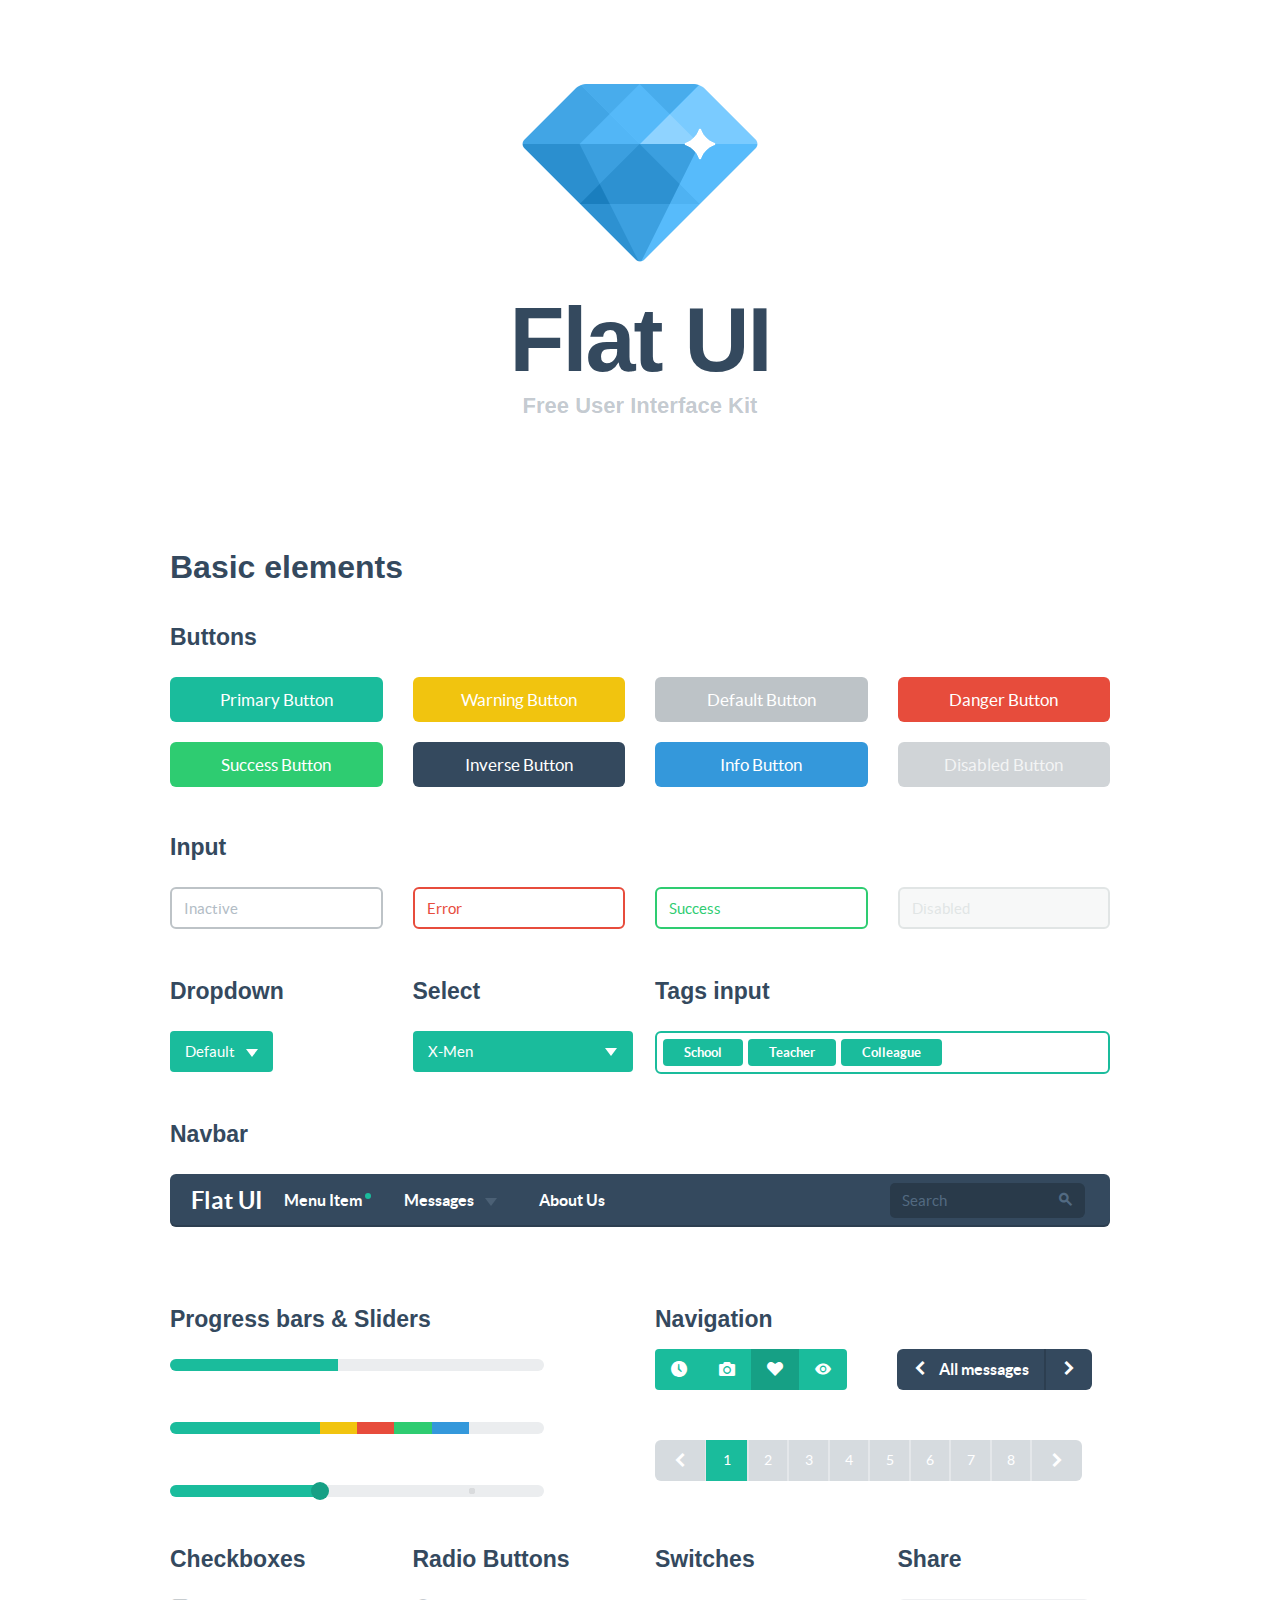
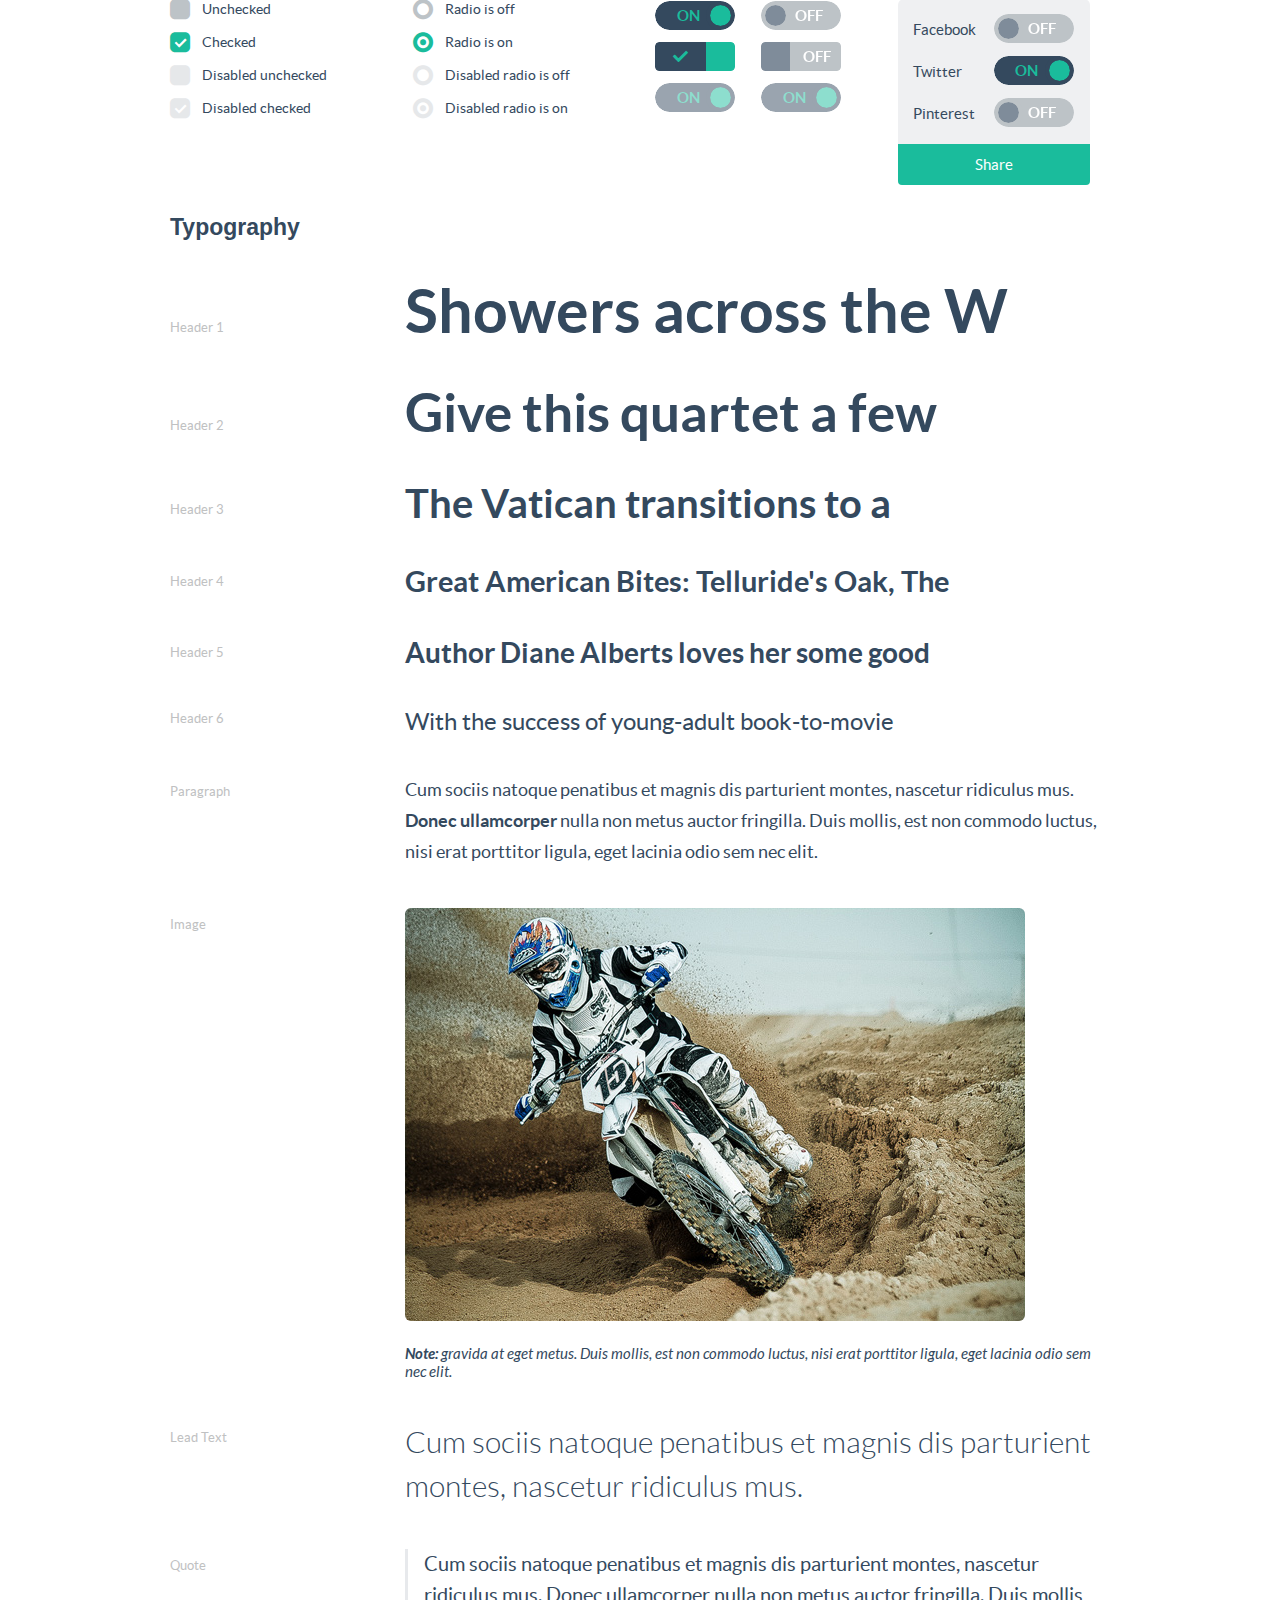
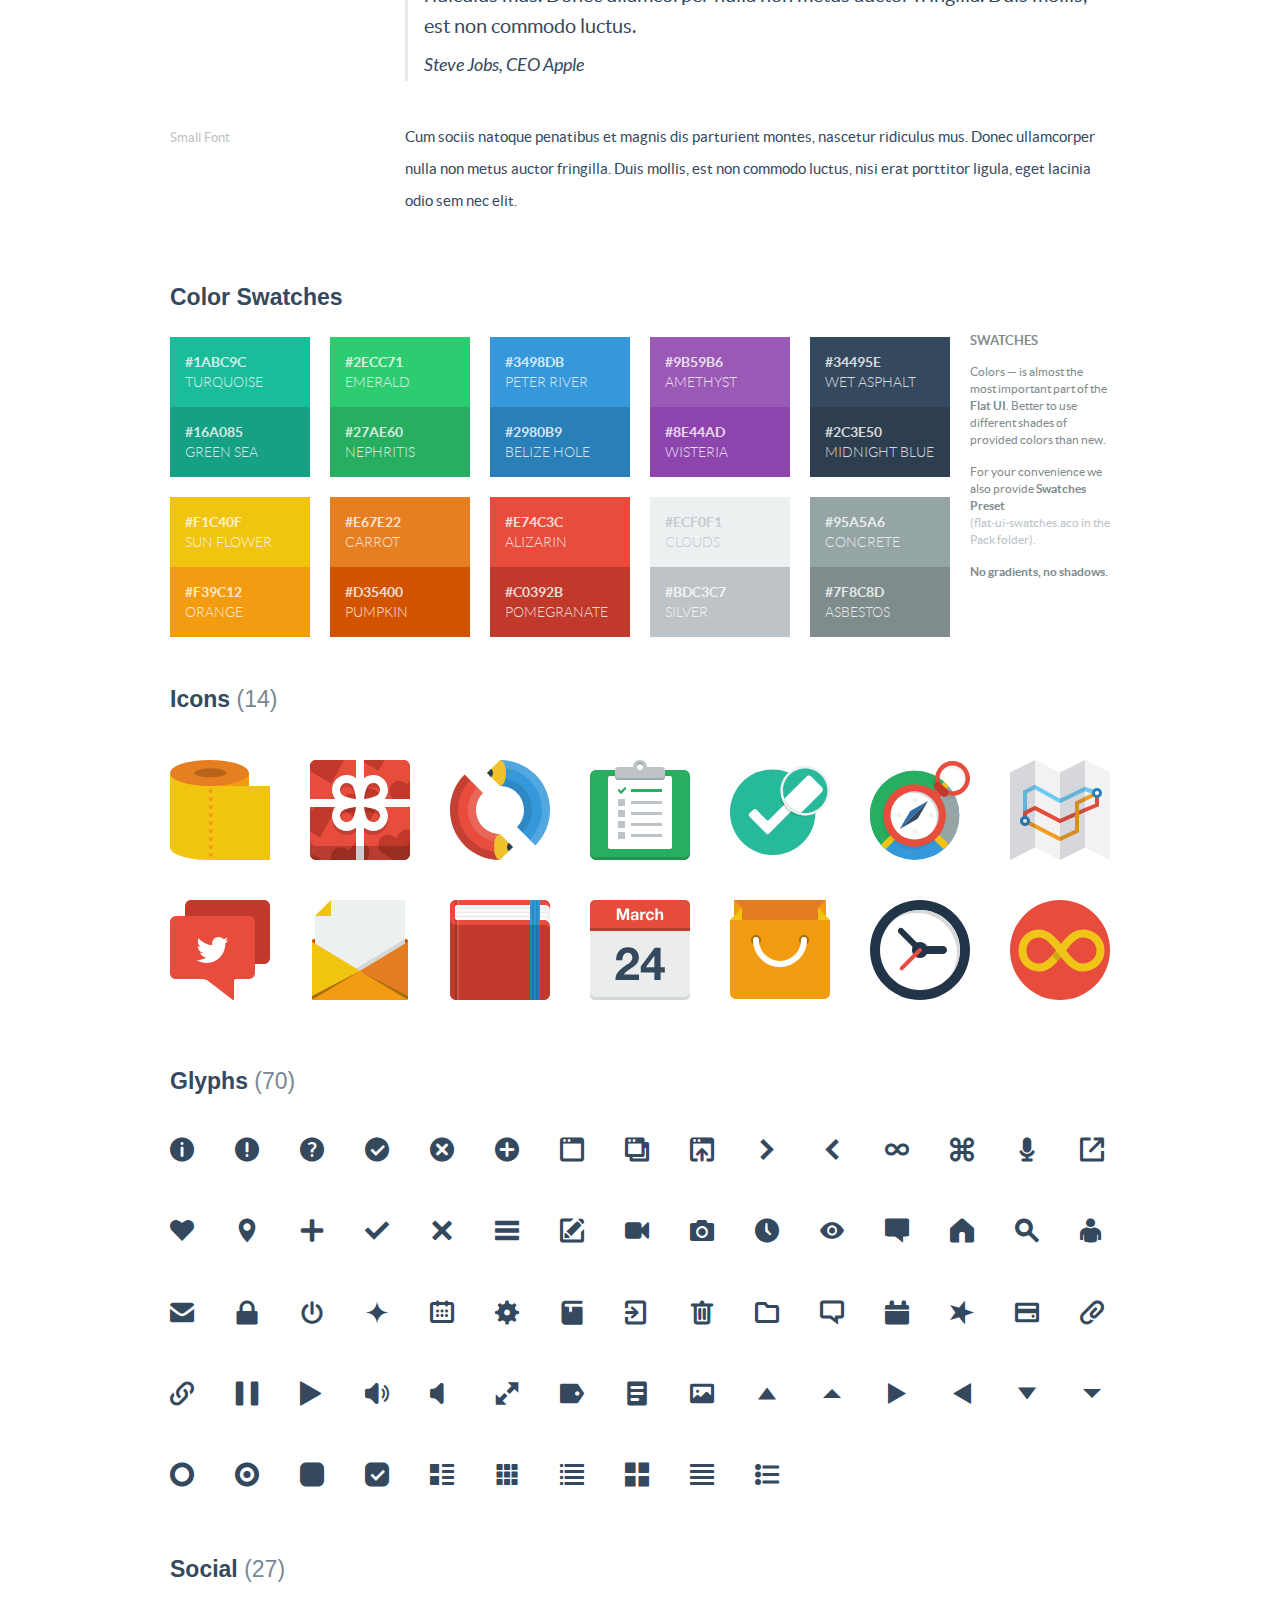
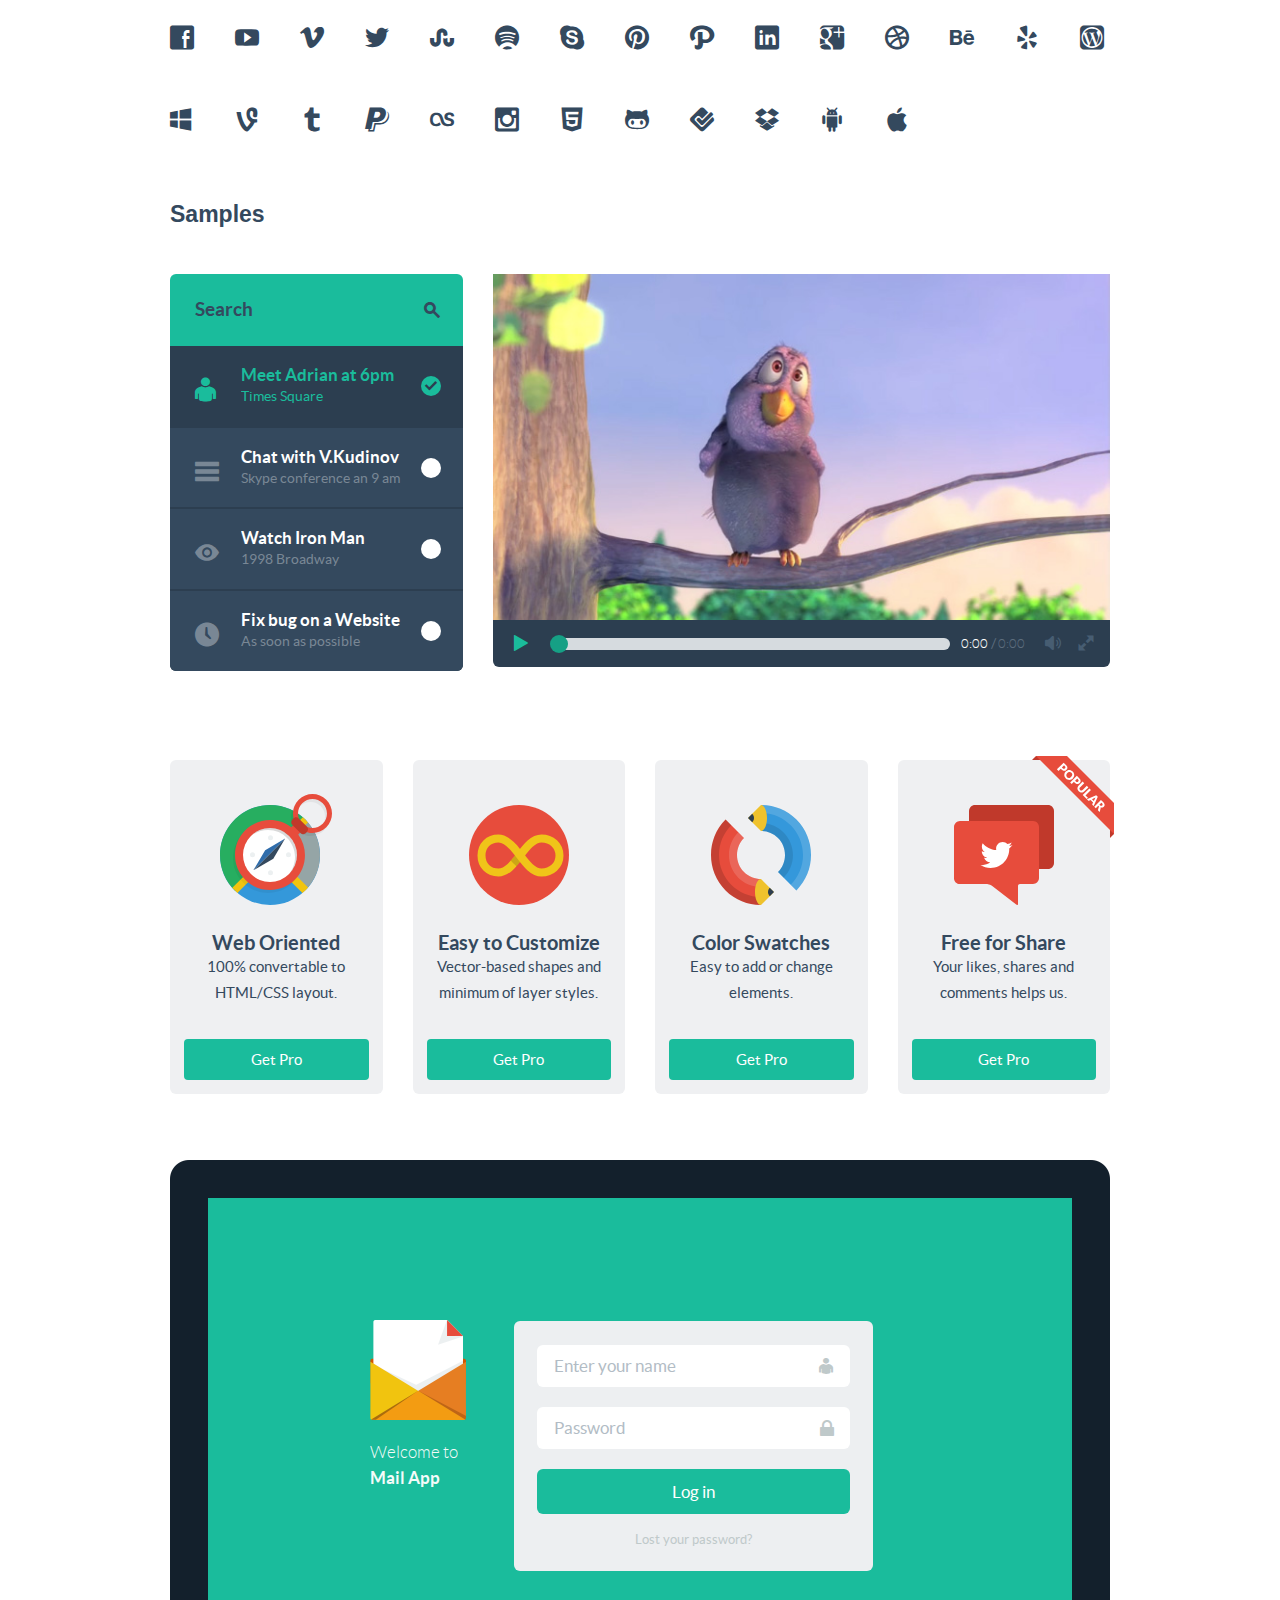
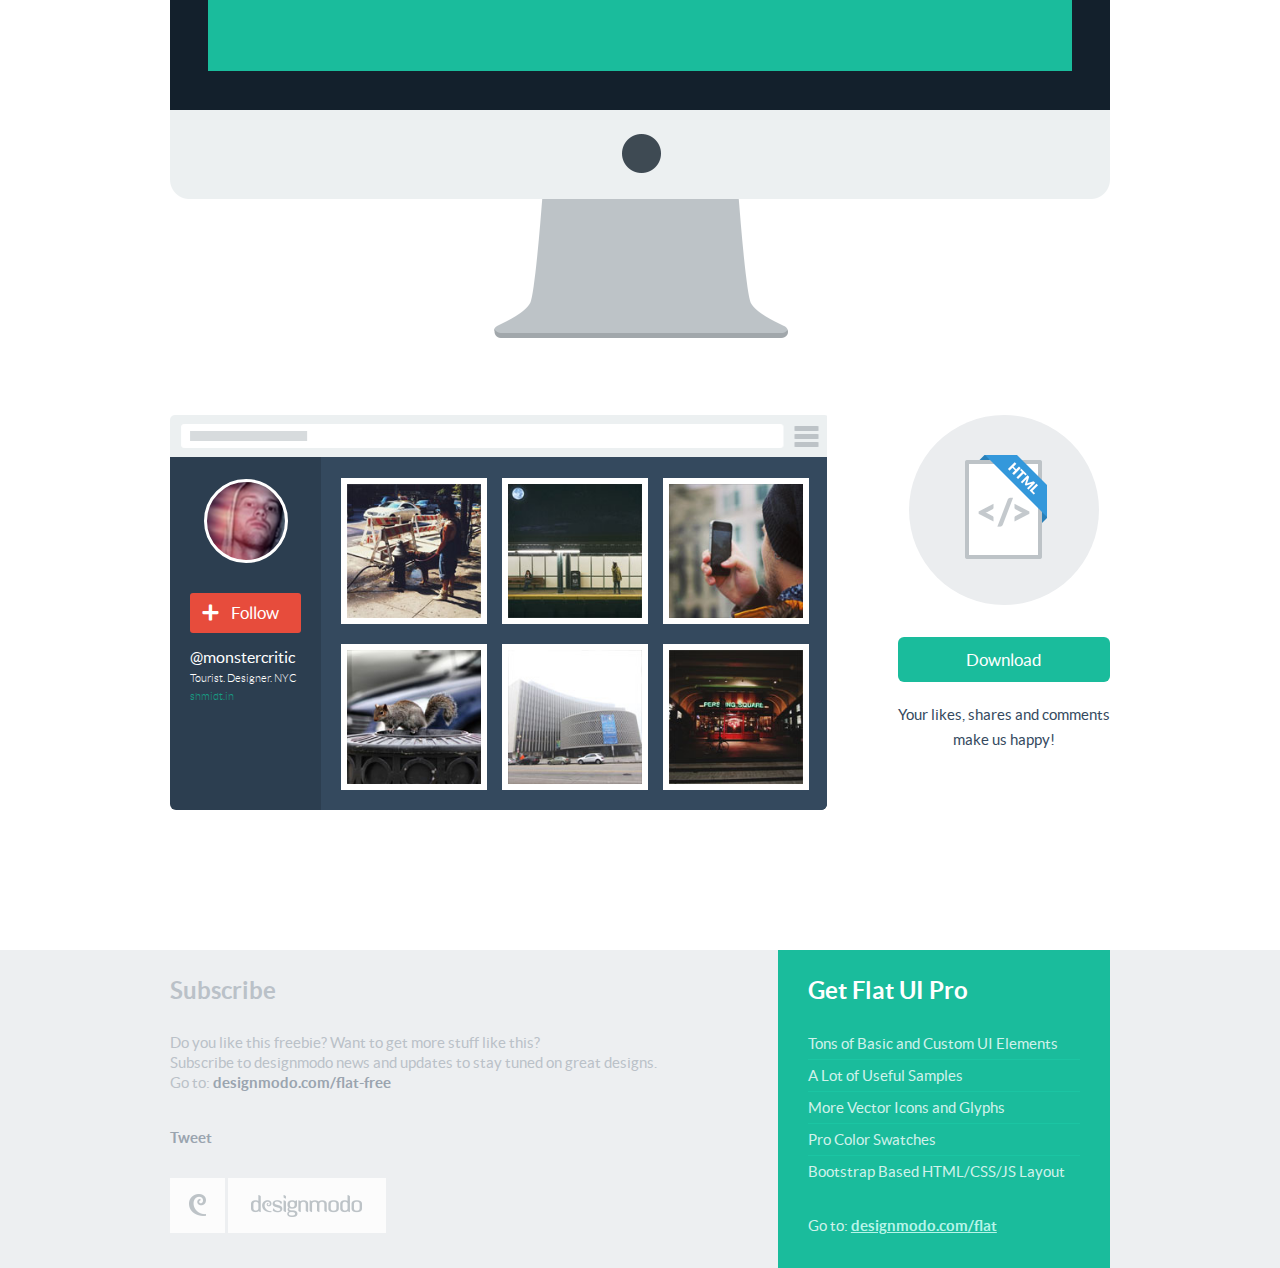
<file: web/static/Flat-UI/index.html>
<!DOCTYPE html>
<html lang="en">
  <head>
    <meta charset="utf-8">
    <title>Flat UI - Free Bootstrap Framework and Theme</title>
    <meta name="description" content="Flat UI Kit Free is a Twitter Bootstrap Framework design and Theme, this responsive framework includes a PSD and HTML version."/>

    <meta name="viewport" content="width=1000, initial-scale=1.0, maximum-scale=1.0">

    <!-- Loading Bootstrap -->
    <link href="dist/css/vendor/bootstrap.min.css" rel="stylesheet">

    <!-- Loading Flat UI -->
    <link href="dist/css/flat-ui.css" rel="stylesheet">
    <link href="docs/assets/css/demo.css" rel="stylesheet">

    <link rel="shortcut icon" href="img/favicon.ico">

    <!-- HTML5 shim, for IE6-8 support of HTML5 elements. All other JS at the end of file. -->
    <!--[if lt IE 9]>
      <script src="dist/js/vendor/html5shiv.js"></script>
      <script src="dist/js/vendor/respond.min.js"></script>
    <![endif]-->
  </head>
  <body>
    <div class="container">
      <div class="demo-headline">
        <h1 class="demo-logo">
          <div class="logo"></div>
          Flat UI
          <small>Free User Interface Kit</small>
        </h1>
      </div> <!-- /demo-headline -->

      <h1 class="demo-section-title">Basic elements</h1>
      <h3 class="demo-panel-title">Buttons</h3>

      <div class="row demo-row">
        <div class="col-xs-3">
          <a href="#fakelink" class="btn btn-block btn-lg btn-primary">Primary Button</a>
        </div>
        <div class="col-xs-3">
          <a href="#fakelink" class="btn btn-block btn-lg btn-warning">Warning Button</a>
        </div>
        <div class="col-xs-3">
          <a href="#fakelink" class="btn btn-block btn-lg btn-default">Default Button</a>
        </div>
        <div class="col-xs-3">
          <a href="#fakelink" class="btn btn-block btn-lg btn-danger">Danger Button</a>
        </div>
      </div> <!-- /row -->

      <div class="row demo-row">
        <div class="col-xs-3">
          <a href="#fakelink" class="btn btn-block btn-lg btn-success">Success Button</a>
        </div>
        <div class="col-xs-3">
          <a href="#fakelink" class="btn btn-block btn-lg btn-inverse">Inverse Button</a>
        </div>
        <div class="col-xs-3">
          <a href="#fakelink" class="btn btn-block btn-lg btn-info">Info Button</a>
        </div>
        <div class="col-xs-3">
          <a href="#fakelink" class="btn btn-block btn-lg btn-default disabled">Disabled Button</a>
        </div>
      </div> <!-- /row -->

      <h3 class="demo-panel-title">Input</h3>
      <div class="row">
        <div class="col-xs-3">
          <div class="form-group">
            <input type="text" value="" placeholder="Inactive" class="form-control" />
          </div>
        </div>
        <div class="col-xs-3">
          <div class="form-group has-error">
            <input type="text" value="Error" class="form-control" />
          </div>
        </div>
        <div class="col-xs-3">
          <div class="form-group has-success">
            <input type="text" value="Success" class="form-control" />
            <span class="input-icon fui-check-inverted"></span>
          </div>
        </div>
        <div class="col-xs-3">
          <div class="form-group">
            <input type="text" value="Disabled" disabled="disabled" class="form-control" />
          </div>
        </div>
      </div> <!-- /row -->

      <div class="row">
        <div class="col-xs-3">
          <h3 class="demo-panel-title">Dropdown</h3>

          <div class="btn-group">
            <button data-toggle="dropdown" class="btn btn-primary dropdown-toggle" type="button">Default <span class="caret"></span></button>
            <ul role="menu" class="dropdown-menu">
              <li><a href="#">Action</a></li>
              <li><a href="#">Another action</a></li>
              <li><a href="#">Something else here</a></li>
              <li class="divider"></li>
              <li><a href="#">Separated link</a></li>
            </ul>
          </div><!-- /btn-group -->
        </div> <!-- /.col-xs-3 -->
        <div class="col-xs-3">
          <h3 class="demo-panel-title">Select</h3>
          <select class="form-control select select-primary" data-toggle="select">
            <option value="0">Choose hero</option>
            <option value="1">Spider Man</option>
            <option value="2">Wolverine</option>
            <option value="3">Captain America</option>
            <option value="4" selected>X-Men</option>
            <option value="5">Crocodile</option>
          </select>
        </div> <!-- /.col-xs-3 -->
        <div class="col-xs-6">
          <h3 class="demo-panel-title">Tags input</h3>
          <div class="tagsinput-primary">
            <input name="tagsinput" class="tagsinput" data-role="tagsinput" value="School, Teacher, Colleague" />
          </div>
        </div> <!-- /.col-xs-6 -->
      </div> <!-- /.row -->

      <h3 class="demo-panel-title">Navbar</h3>
      <div class="row demo-row">
        <div class="col-xs-12">
          <nav class="navbar navbar-inverse navbar-embossed" role="navigation">
            <div class="navbar-header">
              <button type="button" class="navbar-toggle" data-toggle="collapse" data-target="#navbar-collapse-01">
                <span class="sr-only">Toggle navigation</span>
              </button>
              <a class="navbar-brand" href="#">Flat UI</a>
            </div>
            <div class="collapse navbar-collapse" id="navbar-collapse-01">
              <ul class="nav navbar-nav navbar-left">
                <li><a href="#fakelink">Menu Item<span class="navbar-unread">1</span></a></li>
                <li class="dropdown">
                  <a href="#" class="dropdown-toggle" data-toggle="dropdown">Messages <b class="caret"></b></a>
                  <span class="dropdown-arrow"></span>
                  <ul class="dropdown-menu">
                    <li><a href="#">Action</a></li>
                    <li><a href="#">Another action</a></li>
                    <li><a href="#">Something else here</a></li>
                    <li class="divider"></li>
                    <li><a href="#">Separated link</a></li>
                  </ul>
                </li>
                <li><a href="#fakelink">About Us</a></li>
               </ul>
               <form class="navbar-form navbar-right" action="#" role="search">
                <div class="form-group">
                  <div class="input-group">
                    <input class="form-control" id="navbarInput-01" type="search" placeholder="Search">
                    <span class="input-group-btn">
                      <button type="submit" class="btn"><span class="fui-search"></span></button>
                    </span>
                  </div>
                </div>
              </form>
            </div><!-- /.navbar-collapse -->
          </nav><!-- /navbar -->
        </div>
      </div> <!-- /row -->

      <div class="row">
        <div class="col-xs-5">
          <h3 class="demo-panel-title">Progress bars &amp; Sliders</h3>
          <div class="progress">
            <div class="progress-bar" style="width: 45%;"></div>
          </div>
          <br/>
          <div class="progress">
            <div class="progress-bar" style="width: 40%;"></div>
            <div class="progress-bar progress-bar-warning" style="width: 10%;"></div>
            <div class="progress-bar progress-bar-danger" style="width: 10%;"></div>
            <div class="progress-bar progress-bar-success" style="width: 10%;"></div>
            <div class="progress-bar progress-bar-info" style="width: 10%;"></div>
          </div>
          <br/>
          <div id="slider" class="ui-slider">
            <div class="ui-slider-segment"></div>
            <div class="ui-slider-segment"></div>
            <div class="ui-slider-segment"></div>
          </div>
        </div> <!-- /sliders -->

        <div class="col-xs-6 col-xs-offset-1">
          <h3 class="demo-panel-title">Navigation</h3>
          <div class="row demo-navigation">
            <div class="col-xs-6">
              <div class="btn-toolbar">
                <div class="btn-group">
                  <a class="btn btn-primary" href="#fakelink"><span class="fui-time"></span></a>
                  <a class="btn btn-primary" href="#fakelink"><span class="fui-photo"></span></a>
                  <a class="btn btn-primary active" href="#fakelink"><span class="fui-heart"></span></a>
                  <a class="btn btn-primary" href="#fakelink"><span class="fui-eye"></span></a>
                </div>
              </div> <!-- /toolbar -->
            </div>
            <div class="col-xs-6 demo-pager">
              <ul class="pager">
                <li class="previous">
                  <a href="#fakelink">
                    <span class="fui-arrow-left"></span>
                    <span>All messages</span>
                  </a>
                </li>
                <li class="next">
                  <a href="#fakelink">
                    <span class="fui-arrow-right"></span>
                  </a>
                </li>
              </ul> <!-- /pager -->
            </div>
          </div> <!-- /demo-navigation -->

          <div class="pagination">
            <ul>
              <li class="previous"><a href="#fakelink" class="fui-arrow-left"></a></li>
              <li class="active"><a href="#fakelink">1</a></li>
              <li><a href="#fakelink">2</a></li>
              <li><a href="#fakelink">3</a></li>
              <li><a href="#fakelink">4</a></li>
              <li><a href="#fakelink">5</a></li>
              <li><a href="#fakelink">6</a></li>
              <li><a href="#fakelink">7</a></li>
              <li><a href="#fakelink">8</a></li>
              <li class="next"><a href="#fakelink" class="fui-arrow-right"></a></li>
            </ul>
          </div> <!-- /pagination -->
        </div> <!-- /navigation -->
      </div> <!-- /row -->

      <div class="row">
        <div class="col-xs-3">
          <h3 class="demo-panel-title">Checkboxes</h3>
          <label class="checkbox" for="checkbox1">
            <input type="checkbox" value="" id="checkbox1" data-toggle="checkbox">
            Unchecked
          </label>
          <label class="checkbox" for="checkbox2">
            <input type="checkbox" checked="checked" value="" id="checkbox2" data-toggle="checkbox" checked="">
            Checked
          </label>
          <label class="checkbox" for="checkbox3">
            <input type="checkbox" value="" id="checkbox3" data-toggle="checkbox" disabled="">
            Disabled unchecked
          </label>
          <label class="checkbox" for="checkbox4">
            <input type="checkbox" checked="checked" value="" id="checkbox4" data-toggle="checkbox" disabled="" checked="">
            Disabled checked
          </label>
        </div> <!-- /checkboxes col-xs-3 -->

        <div class="col-xs-3">
          <h3 class="demo-panel-title">Radio Buttons</h3>
          <label class="radio">
            <input type="radio" name="optionsRadios" id="optionsRadios1" value="option1" data-toggle="radio">
            Radio is off
          </label>
          <label class="radio">
            <input type="radio" name="optionsRadios" id="optionsRadios2" value="option1" data-toggle="radio" checked="">
            Radio is on
          </label>

          <label class="radio">
            <input type="radio" name="optionsRadiosDisabled" id="optionsRadios3" value="option2" data-toggle="radio" disabled="">
            Disabled radio is off
          </label>
          <label class="radio">
            <input type="radio" name="optionsRadiosDisabled" id="optionsRadios4" value="option2" data-toggle="radio" checked="" disabled="">
            Disabled radio is on
          </label>
        </div> <!-- /radios col-xs-3 -->

        <div class="col-xs-3">
          <h3 class="demo-panel-title">Switches</h3>

          <table width="100%">
            <tr>
              <td width="50%" class="pbm">
                <input type="checkbox" checked data-toggle="switch" id="custom-switch-01" />
              </td>
              <td class="pbm">
                <input type="checkbox" data-toggle="switch" id="custom-switch-02" />
              </td>
            </tr>
            <tr>
              <td class="pbm">
                <div class="bootstrap-switch-square">
                  <input type="checkbox" checked data-toggle="switch" id="custom-switch-03" data-on-text="<span class='fui-check'></span>" data-off-text="<span class='fui-cross'></span>" />
                </div>
              </td>
              <td class="pbm">
                <div class="bootstrap-switch-square">
                  <input type="checkbox" data-toggle="switch" id="custom-switch-04" />
                </div>
              </td>
            </tr>
            <tr>
              <td>
                <input type="checkbox" checked disabled data-toggle="switch" id="custom-switch-5" />
              </td>
              <td>
                <input type="checkbox" checked disabled data-toggle="switch" id="custom-switch-6" />
              </td>
            </tr>
          </table>
        </div> <!-- /.col-xs-3 -->
        <div class="col-xs-3">
          <h3 class="demo-panel-title">Share</h3>
          <div class="share mrl">
            <ul>
              <li>
                <label class="share-label" for="share-toggle2">Facebook</label>
                <input type="checkbox" data-toggle="switch" />
              </li>
              <li>
                <label class="share-label" for="share-toggle4">Twitter</label>
                <input type="checkbox" checked="" data-toggle="switch" />
              </li>
              <li>
                <label class="share-label" for="share-toggle6">Pinterest</label>
                <input type="checkbox" data-toggle="switch" />
              </li>
            </ul>
            <a href="#" class="btn btn-primary btn-block btn-large">Share</a>
          </div> <!-- /share -->
        </div><!-- /.col-xs-3 -->
      </div> <!-- /.row -->

      <div class="demo-row typography-row">
      	<div class="demo-title">
      		<h3 class="demo-panel-title">Typography</h3>
      	</div>
      	<div class="demo-content">
      		<div class="demo-type-example">
	      		<h1><span class="demo-heading-note">Header 1</span>Showers across the W</h1>
      		</div>
      		<div class="demo-type-example">
	      		<h2><span class="demo-heading-note">Header 2</span>Give this quartet a few</h2>
      		</div>
      		<div class="demo-type-example">
	      		<h3><span class="demo-heading-note">Header 3</span>The Vatican transitions to a</h3>
      		</div>
      		<div class="demo-type-example">
	      		<h4><span class="demo-heading-note">Header 4</span>Great American Bites: Telluride's Oak, The</h4>
      		</div>
      		<div class="demo-type-example">
	      		<h5><span class="demo-heading-note">Header 5</span>Author Diane Alberts loves her some good</h5>
      		</div>
      		<div class="demo-type-example">
	      		<h6><span class="demo-heading-note">Header 6</span>With the success of young-adult book-to-movie</h6>
      		</div>
      		<div class="demo-type-example">
	      		<span class="demo-text-note">Paragraph</span>
	          <p>Cum sociis natoque penatibus et magnis dis parturient montes, nascetur ridiculus mus. <strong>Donec ullamcorper</strong> nulla non metus auctor fringilla. Duis mollis, est non commodo luctus, nisi erat porttitor ligula, eget lacinia odio sem nec elit.</p>
      		</div>
      		<div class="demo-type-example">
	      		<span class="demo-text-note">Image</span>
	          <img src="docs/assets/img/example-image.jpg" alt="example-image" class="img-rounded img-responsive">
	          <p class="img-comment"><strong>Note:</strong> gravida at eget metus. Duis mollis, est non commodo luctus, nisi erat porttitor ligula, eget lacinia odio sem nec elit.</p>
      		</div>
      		<div class="demo-type-example">
	      		<span class="demo-text-note">Lead Text</span>
						<p class="lead">Cum sociis natoque penatibus et magnis dis parturient montes, nascetur ridiculus mus.</p>
      		</div>
      		<div class="demo-type-example">
	      		<span class="demo-text-note">Quote</span>
	          <blockquote>
	            <p>Cum sociis natoque penatibus et magnis dis parturient montes, nascetur ridiculus mus. Donec ullamcorper nulla non metus auctor fringilla. Duis mollis, est non commodo luctus.</p>
	            <small>Steve Jobs, CEO Apple</small>
	          </blockquote>
      		</div>
      		<div class="demo-type-example">
	      		<span class="demo-text-note">Small Font</span>
	          <p><small>Cum sociis natoque penatibus et magnis dis parturient montes, nascetur ridiculus mus. Donec ullamcorper nulla non metus auctor fringilla. Duis mollis, est non commodo luctus, nisi erat porttitor ligula, eget lacinia odio sem nec elit.</small></p>
      		</div>
      	</div><!-- /.demo-content-wide -->
      </div><!-- /.demo-row -->

      <h3 class="demo-panel-title">Color Swatches</h3>
      <div class="row demo-swatches-row">
	      <div class="swatches-col">
		      <div class="pallete-item">
			      <dl class="palette palette-turquoise">
                <dt>#1abc9c</dt>
                <dd>Turquoise</dd>
              </dl>
              <dl class="palette palette-green-sea">
                <dt>#16a085</dt>
                <dd>Green sea</dd>
              </dl>
		      </div>
		      <div class="pallete-item">
			      <dl class="palette palette-emerald">
              <dt>#2ecc71</dt>
              <dd>Emerald</dd>
            </dl>
            <dl class="palette palette-nephritis">
              <dt>#27ae60</dt>
              <dd>Nephritis</dd>
            </dl>
		      </div>
		      <div class="pallete-item">
			      <dl class="palette palette-peter-river">
              <dt>#3498db</dt>
              <dd>Peter river</dd>
            </dl>
            <dl class="palette palette-belize-hole">
              <dt>#2980b9</dt>
              <dd>Belize hole</dd>
            </dl>
		      </div>
		      <div class="pallete-item">
			      <dl class="palette palette-amethyst">
              <dt>#9b59b6</dt>
              <dd>Amethyst</dd>
            </dl>
            <dl class="palette palette-wisteria">
              <dt>#8e44ad</dt>
              <dd>Wisteria</dd>
            </dl>
		      </div>
		      <div class="pallete-item">
			      <dl class="palette palette-wet-asphalt">
              <dt>#34495e</dt>
              <dd>Wet asphalt</dd>
            </dl>
            <dl class="palette palette-midnight-blue">
              <dt>#2c3e50</dt>
              <dd>Midnight blue</dd>
            </dl>
		      </div>
		      <div class="pallete-item">
			      <dl class="palette palette-sun-flower">
              <dt>#f1c40f</dt>
              <dd>Sun flower</dd>
            </dl>
            <dl class="palette palette-orange">
              <dt>#f39c12</dt>
              <dd>Orange</dd>
            </dl>
		      </div>
		      <div class="pallete-item">
			      <dl class="palette palette-carrot">
              <dt>#e67e22</dt>
              <dd>Carrot</dd>
            </dl>
            <dl class="palette palette-pumpkin">
              <dt>#d35400</dt>
              <dd>Pumpkin</dd>
            </dl>
		      </div>
		      <div class="pallete-item">
			      <dl class="palette palette-alizarin">
              <dt>#e74c3c</dt>
              <dd>Alizarin</dd>
            </dl>
            <dl class="palette palette-pomegranate">
              <dt>#c0392b</dt>
              <dd>Pomegranate</dd>
            </dl>
		      </div>
		      <div class="pallete-item">
			      <dl class="palette palette-clouds">
              <dt>#ecf0f1</dt>
              <dd>Clouds</dd>
            </dl>
            <dl class="palette palette-silver">
              <dt>#bdc3c7</dt>
              <dd>Silver</dd>
            </dl>
		      </div>
		      <div class="pallete-item">
			      <dl class="palette palette-concrete">
              <dt>#95a5a6</dt>
              <dd>Concrete</dd>
            </dl>
            <dl class="palette palette-asbestos">
              <dt>#7f8c8d</dt>
              <dd>Asbestos</dd>
            </dl>
		      </div>
	      </div> <!-- /swatches items -->
	      <div class="swatches-desc-col">
		      <h6 class="palette-headline">SWATCHES</h6>
          <p class="palette-paragraph">
            Colors &mdash; is almost the most important part of the <strong>Flat UI</strong>. Better to use different shades of provided colors than new.
          </p>
          <p class="palette-paragraph">
            For your convenience we also provide <strong>Swatches Preset</strong> <span>(flat&#8209;ui&#8209;swatches.aco in the Pack folder).</span>
          </p>
          <p class="palette-paragraph">
            <strong>No gradients, no shadows.</strong>
          </p>
	      </div> <!-- /swatches desc -->
      </div> <!-- /swatches row -->

      <h3 class="demo-panel-title">Icons <small>(14)</small></h3>
      <div class="demo-illustrations">
        <div class="demo-content">
          <div><img src="img/icons/svg/toilet-paper.svg" alt="Toilet-Paper"></div>
          <div><img src="img/icons/svg/gift-box.svg" alt="Gift-Box"></div>
          <div><img src="img/icons/svg/pencils.svg" alt="Pensils"></div>
          <div><img src="img/icons/svg/clipboard.svg" alt="Clipboard"></div>
          <div><img src="img/icons/svg/retina.svg" alt="Retina"></div>
          <div><img src="img/icons/svg/compas.svg" alt="Compas"></div>
          <div><img src="img/icons/svg/map.svg" alt="Map"></div>
          <div><img src="img/icons/svg/chat.svg" alt="Chat"></div>
          <div><img src="img/icons/svg/mail.svg" alt="Mail"></div>
          <div><img src="img/icons/svg/book.svg" alt="Book"></div>
          <div><img src="img/icons/svg/calendar.svg" alt="Calendar"></div>
          <div><img src="img/icons/svg/paper-bag.svg" alt="Pocket"></div>
          <div><img src="img/icons/svg/clocks.svg" alt="Watches"></div>
          <div><img src="img/icons/svg/loop.svg" alt="Infinity-Loop"></div>
        </div>
      </div>


      <h3 class="demo-panel-title">Glyphs <small>(70)</small></h3>
      <div class="demo-icons">
        <div class="demo-content">
          <span class="fui-info-circle"></span>
          <span class="fui-alert-circle"></span>
          <span class="fui-question-circle"></span>
          <span class="fui-check-circle"></span>
          <span class="fui-cross-circle"></span>
          <span class="fui-plus-circle"></span>
          <span class="fui-window"></span>
          <span class="fui-windows"></span>
          <span class="fui-upload"></span>
          <span class="fui-arrow-right"></span>
          <span class="fui-arrow-left"></span>
          <span class="fui-loop"></span>
          <span class="fui-cmd"></span>
          <span class="fui-mic"></span>
          <span class="fui-export"></span>
          <span class="fui-heart"></span>
          <span class="fui-location"></span>
          <span class="fui-plus"></span>
          <span class="fui-check"></span>
          <span class="fui-cross"></span>
          <span class="fui-list"></span>
          <span class="fui-new"></span>
          <span class="fui-video"></span>
          <span class="fui-photo"></span>
          <span class="fui-time"></span>
          <span class="fui-eye"></span>
          <span class="fui-chat"></span>
          <span class="fui-home"></span>
          <span class="fui-search"></span>
          <span class="fui-user"></span>
          <span class="fui-mail"></span>
          <span class="fui-lock"></span>
          <span class="fui-power"></span>
          <span class="fui-star"></span>
          <span class="fui-calendar"></span>
          <span class="fui-gear"></span>
          <span class="fui-bookmark"></span>
          <span class="fui-exit"></span>
          <span class="fui-trash"></span>
          <span class="fui-folder"></span>
          <span class="fui-bubble"></span>
          <span class="fui-calendar-solid"></span>
          <span class="fui-star-2"></span>
          <span class="fui-credit-card"></span>
          <span class="fui-clip"></span>
          <span class="fui-link"></span>
          <span class="fui-pause"></span>
          <span class="fui-play"></span>
          <span class="fui-volume"></span>
          <span class="fui-mute"></span>
          <span class="fui-resize"></span>
          <span class="fui-tag"></span>
          <span class="fui-document"></span>
          <span class="fui-image"></span>
          <span class="fui-triangle-up"></span>
          <span class="fui-triangle-up-small"></span>
          <span class="fui-triangle-right-large"></span>
          <span class="fui-triangle-left-large"></span>
          <span class="fui-triangle-down"></span>
          <span class="fui-triangle-down-small"></span>
          <span class="fui-radio-unchecked"></span>
          <span class="fui-radio-checked"></span>
          <span class="fui-checkbox-unchecked"></span>
          <span class="fui-checkbox-checked"></span>
          <span class="fui-list-thumbnailed"></span>
          <span class="fui-list-small-thumbnails"></span>
          <span class="fui-list-numbered"></span>
          <span class="fui-list-large-thumbnails"></span>
          <span class="fui-list-columned"></span>
          <span class="fui-list-bulleted"></span>
        </div><!-- /.demo-content -->
      </div><!-- /.demo-icons -->

      <h3 class="demo-panel-title">Social <small>(27)</small></h3>
      <div class="demo-icons">
        <div class="demo-content">
          <span class="fui-facebook"></span>
          <span class="fui-youtube"></span>
          <span class="fui-vimeo"></span>
          <span class="fui-twitter"></span>
          <span class="fui-stumbleupon"></span>
          <span class="fui-spotify"></span>
          <span class="fui-skype"></span>
          <span class="fui-pinterest"></span>
          <span class="fui-path"></span>
          <span class="fui-linkedin"></span>
          <span class="fui-google-plus"></span>
          <span class="fui-dribbble"></span>
          <span class="fui-behance"></span>
          <span class="fui-yelp"></span>
          <span class="fui-wordpress"></span>
          <span class="fui-windows-8"></span>
          <span class="fui-vine"></span>
          <span class="fui-tumblr"></span>
          <span class="fui-paypal"></span>
          <span class="fui-lastfm"></span>
          <span class="fui-instagram"></span>
          <span class="fui-html5"></span>
          <span class="fui-github"></span>
          <span class="fui-foursquare"></span>
          <span class="fui-dropbox"></span>
          <span class="fui-android"></span>
          <span class="fui-apple"></span>
        </div><!-- /.demo-content -->
      </div><!-- /.demo-icons -->

      <h3 class="demo-panel-title mbl pbl">Samples</h3>
      <div class="row demo-samples">
        <div class="col-xs-4">
          <div class="todo">
            <div class="todo-search">
              <input class="todo-search-field" type="search" value="" placeholder="Search" />
            </div>
            <ul>
              <li class="todo-done">
                <div class="todo-icon fui-user"></div>
                <div class="todo-content">
                  <h4 class="todo-name">
                    Meet <strong>Adrian</strong> at <strong>6pm</strong>
                  </h4>
                  Times Square
                </div>
              </li>
              <li>
                <div class="todo-icon fui-list"></div>
                <div class="todo-content">
                  <h4 class="todo-name">
                    Chat with <strong>V.Kudinov</strong>
                  </h4>
                  Skype conference an 9 am
                </div>
              </li>
              <li>
                <div class="todo-icon fui-eye"></div>
                <div class="todo-content">
                  <h4 class="todo-name">
                    Watch <strong>Iron Man</strong>
                  </h4>
                  1998 Broadway
                </div>
              </li>
              <li>
                <div class="todo-icon fui-time"></div>
                <div class="todo-content">
                  <h4 class="todo-name">
                    Fix bug on a <strong>Website</strong>
                  </h4>
                  As soon as possible
                </div>
              </li>
            </ul>
          </div><!-- /.todo -->
        </div><!-- /.col-xs-4 -->

        <div class="col-xs-8">
          <video class="video-js" preload="auto" poster="docs/assets/img/video/poster.jpg" data-setup="{}">
            <source src="http://iurevych.github.com/Flat-UI-videos/big_buck_bunny.mp4" type="video/mp4">
            <source src="http://iurevych.github.com/Flat-UI-videos/big_buck_bunny.webm" type="video/webm">
          </video>
        </div> <!-- /video -->
      </div>

      <div class="row demo-tiles">
        <div class="col-xs-3">
          <div class="tile">
            <img src="img/icons/svg/compas.svg" alt="Compas" class="tile-image big-illustration">
            <h3 class="tile-title">Web Oriented</h3>
            <p>100% convertable to HTML/CSS layout.</p>
            <a class="btn btn-primary btn-large btn-block" href="http://designmodo.com/flat">Get Pro</a>
          </div>
        </div>

        <div class="col-xs-3">
          <div class="tile">
            <img src="img/icons/svg/loop.svg" alt="Infinity-Loop" class="tile-image">
            <h3 class="tile-title">Easy to Customize</h3>
            <p>Vector-based shapes and minimum of layer styles.</p>
            <a class="btn btn-primary btn-large btn-block" href="http://designmodo.com/flat">Get Pro</a>
          </div>
        </div>

        <div class="col-xs-3">
          <div class="tile">
            <img src="img/icons/svg/pencils.svg" alt="Pensils" class="tile-image">
            <h3 class="tile-title">Color Swatches</h3>
            <p>Easy to add or change elements. </p>
            <a class="btn btn-primary btn-large btn-block" href="http://designmodo.com/flat">Get Pro</a>
          </div>
        </div>

        <div class="col-xs-3">
          <div class="tile tile-hot">
            <img src="img/icons/svg/ribbon.svg" alt="ribbon" class="tile-hot-ribbon">
            <img src="img/icons/svg/chat.svg" alt="Chat" class="tile-image">
            <h3 class="tile-title">Free for Share</h3>
            <p>Your likes, shares and comments helps us.</p>
            <a class="btn btn-primary btn-large btn-block" href="http://designmodo.com/flat">Get Pro</a>
          </div>

        </div>
      </div> <!-- /tiles -->

      <div class="login">
        <div class="login-screen">
          <div class="login-icon">
            <img src="img/login/icon.png" alt="Welcome to Mail App" />
            <h4>Welcome to <small>Mail App</small></h4>
          </div>

          <div class="login-form">
            <div class="form-group">
              <input type="text" class="form-control login-field" value="" placeholder="Enter your name" id="login-name" />
              <label class="login-field-icon fui-user" for="login-name"></label>
            </div>

            <div class="form-group">
              <input type="password" class="form-control login-field" value="" placeholder="Password" id="login-pass" />
              <label class="login-field-icon fui-lock" for="login-pass"></label>
            </div>

            <a class="btn btn-primary btn-lg btn-block" href="#">Log in</a>
            <a class="login-link" href="#">Lost your password?</a>
          </div>
        </div>
      </div>

      <div class="row">
        <div class="col-xs-9">
          <div class="demo-browser">
            <div class="demo-browser-side">
              <div class="demo-browser-author"></div>
              <div class="demo-browser-action">
                <a class="btn btn-danger btn-lg btn-block" href="http://twitter.com/monstercritic" target="_blank">
                  <span class="fui-plus"></span>Follow
                </a>
              </div>
              <h5>@monstercritic</h5>
              <h6>
                Tourist. Designer. NYC
                <a href="http://shmidt.in" target="_blank">shmidt.in</a>
              </h6>
            </div>
            <div class="demo-browser-content">
              <img src="docs/assets/img/demo/browser-pic-1.jpg" alt="" />
              <img src="docs/assets/img/demo/browser-pic-2.jpg" alt="" />
              <img src="docs/assets/img/demo/browser-pic-3.jpg" alt="" />
              <img src="docs/assets/img/demo/browser-pic-4.jpg" alt="" />
              <img src="docs/assets/img/demo/browser-pic-5.jpg" alt="" />
              <img src="docs/assets/img/demo/browser-pic-6.jpg" alt="" />
            </div>
          </div>
        </div>

        <div class="col-xs-3">
          <div class="demo-download">
            <img src="docs/assets/img/demo/html-icon.png" src="Free PSD" />
          </div>

          <a href="https://github.com/designmodo/Flat-UI/archive/master.zip" class="btn btn-primary btn-lg btn-block">Download</a>

          <p class="demo-download-text">Your likes, shares and comments make us happy!</p>
        </div>
      </div> <!-- /download area -->

    </div> <!-- /container -->

    <footer>
      <div class="container">
        <div class="row">
          <div class="col-xs-7">
            <h3 class="footer-title">Subscribe</h3>
            <p>Do you like this freebie? Want to get more stuff like this?<br/>
              Subscribe to designmodo news and updates to stay tuned on great designs.<br/>
              Go to: <a href="http://designmodo.com/flat-free" target="_blank">designmodo.com/flat-free</a>
            </p>

            <p class="pvl">
              <a href="https://twitter.com/share" class="twitter-share-button" data-url="http://designmodo.com/flat-free/" data-text="Flat UI Free - PSD&amp;amp;HTML User Interface Kit" data-via="designmodo">Tweet</a>
							<script>!function(d,s,id){var js,fjs=d.getElementsByTagName(s)[0],p=/^http:/.test(d.location)?'http':'https';if(!d.getElementById(id)){js=d.createElement(s);js.id=id;js.src=p+'://platform.twitter.com/widgets.js';fjs.parentNode.insertBefore(js,fjs);}}(document, 'script', 'twitter-wjs');</script>
              <iframe src="http://ghbtns.com/github-btn.html?user=designmodo&repo=Flat-UI&type=watch&count=true" height="20" width="107" frameborder="0" scrolling="0" style="width:105px; height: 20px;" allowTransparency="true"></iframe>
              <iframe src="http://ghbtns.com/github-btn.html?user=designmodo&repo=Flat-UI&type=fork&count=true" height="20" width="107" frameborder="0" scrolling="0" style="width:105px; height: 20px;" allowTransparency="true"></iframe>
              <iframe src="http://ghbtns.com/github-btn.html?user=designmodo&type=follow&count=true" height="20" width="195" frameborder="0" scrolling="0" style="width:195px; height: 20px;" allowTransparency="true"></iframe>
            </p>

            <a class="footer-brand" href="http://designmodo.com" target="_blank">
              <img src="docs/assets/img/footer/logo.png" alt="Designmodo.com" />
            </a>
          </div> <!-- /col-xs-7 -->

          <div class="col-xs-5">
            <div class="footer-banner">
              <h3 class="footer-title">Get Flat UI Pro</h3>
              <ul>
                <li>Tons of Basic and Custom UI Elements</li>
                <li>A Lot of Useful Samples</li>
                <li>More Vector Icons and Glyphs</li>
                <li>Pro Color Swatches</li>
                <li>Bootstrap Based HTML/CSS/JS Layout</li>
              </ul>
              Go to: <a href="http://designmodo.com/flat" target="_blank">designmodo.com/flat</a>
            </div>
          </div>
        </div>
      </div>
    </footer>

    <script src="dist/js/vendor/jquery.min.js"></script>
    <script src="dist/js/vendor/video.js"></script>
    <script src="dist/js/flat-ui.min.js"></script>
    <script src="docs/assets/js/application.js"></script>

    <script>
      videojs.options.flash.swf = "dist/js/vendors/video-js.swf"
    </script>
  </body>
</html>
</file>
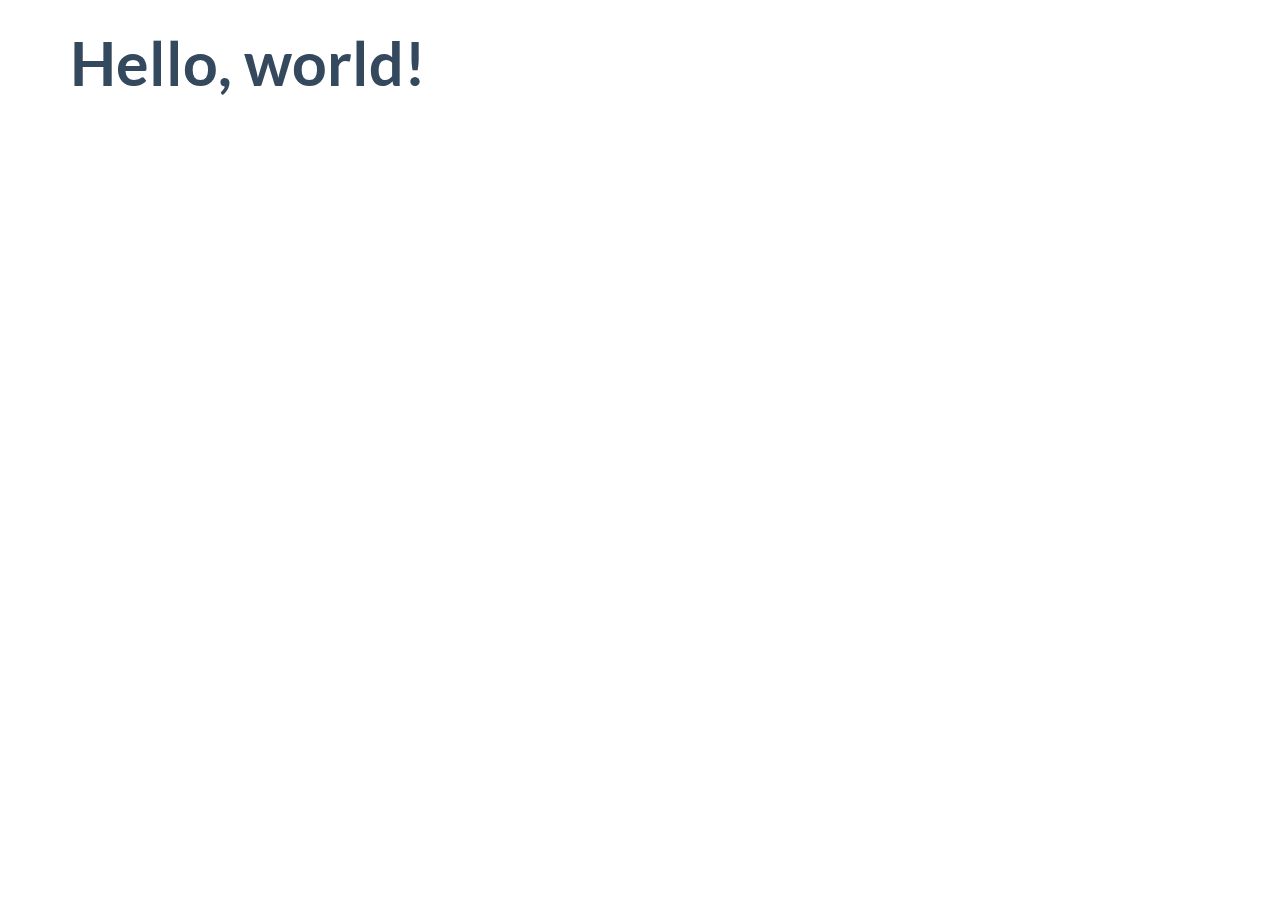
<file: web/static/Flat-UI/dist/index.html>
<!DOCTYPE html>
<html lang="en">
  <head>
    <meta charset="utf-8">
    <title>Flat UI Free 101 Template</title>
    <meta name="viewport" content="width=device-width, initial-scale=1.0">

    <!-- Loading Bootstrap -->
    <link href="../dist/css/vendor/bootstrap.min.css" rel="stylesheet">

    <!-- Loading Flat UI -->
    <link href="../dist/css/flat-ui.min.css" rel="stylesheet">

    <link rel="shortcut icon" href="img/favicon.ico">

    <!-- HTML5 shim, for IE6-8 support of HTML5 elements. All other JS at the end of file. -->
    <!--[if lt IE 9]>
      <script src="js/vendor/html5shiv.js"></script>
      <script src="js/vendor/respond.min.js"></script>
    <![endif]-->
  </head>
  <body>
    <div class="container">
        <h1>Hello, world!</h1>
    </div>
    <!-- /.container -->


    <!-- jQuery (necessary for Flat UI's JavaScript plugins) -->
    <script src="../dist/js/vendor/jquery.min.js"></script>
    <!-- Include all compiled plugins (below), or include individual files as needed -->
    <script src="../dist/js/vendor/video.js"></script>
    <script src="../dist/js/flat-ui.min.js"></script>

  </body>
</html>
</file>
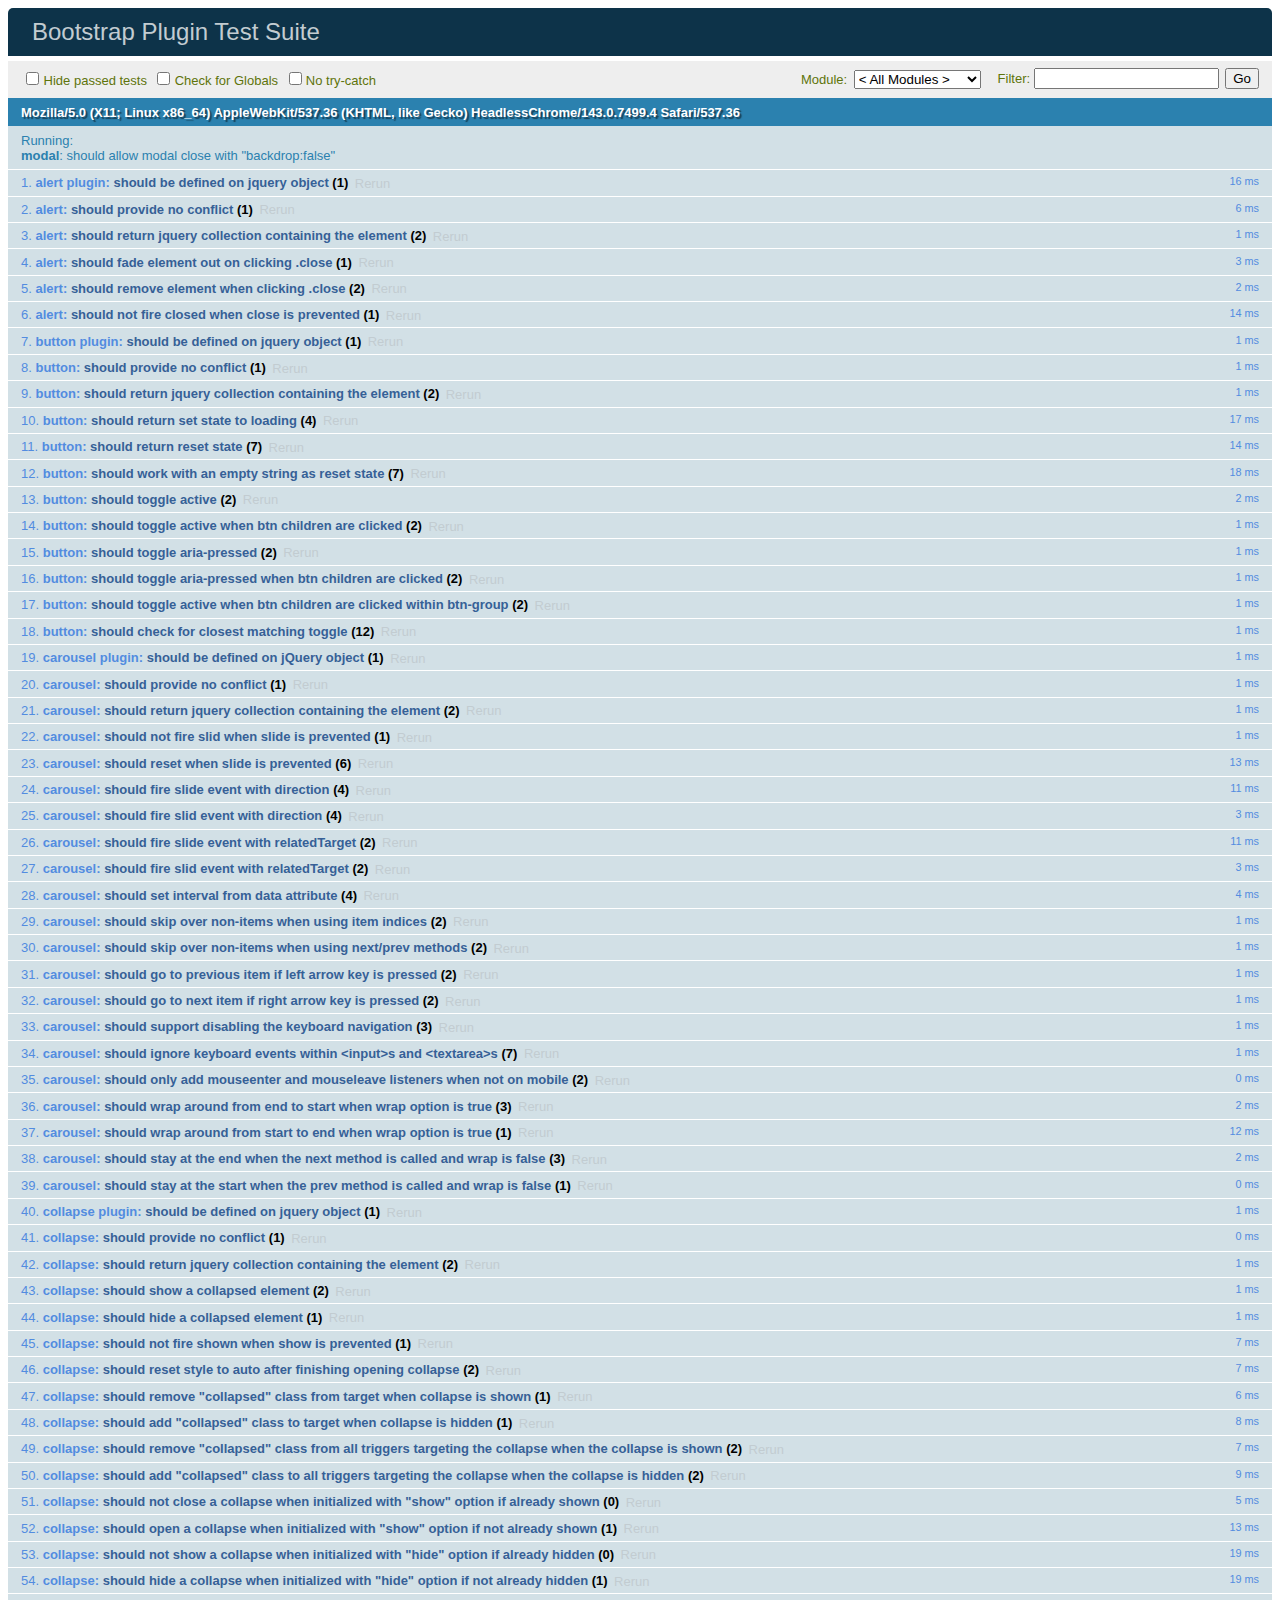
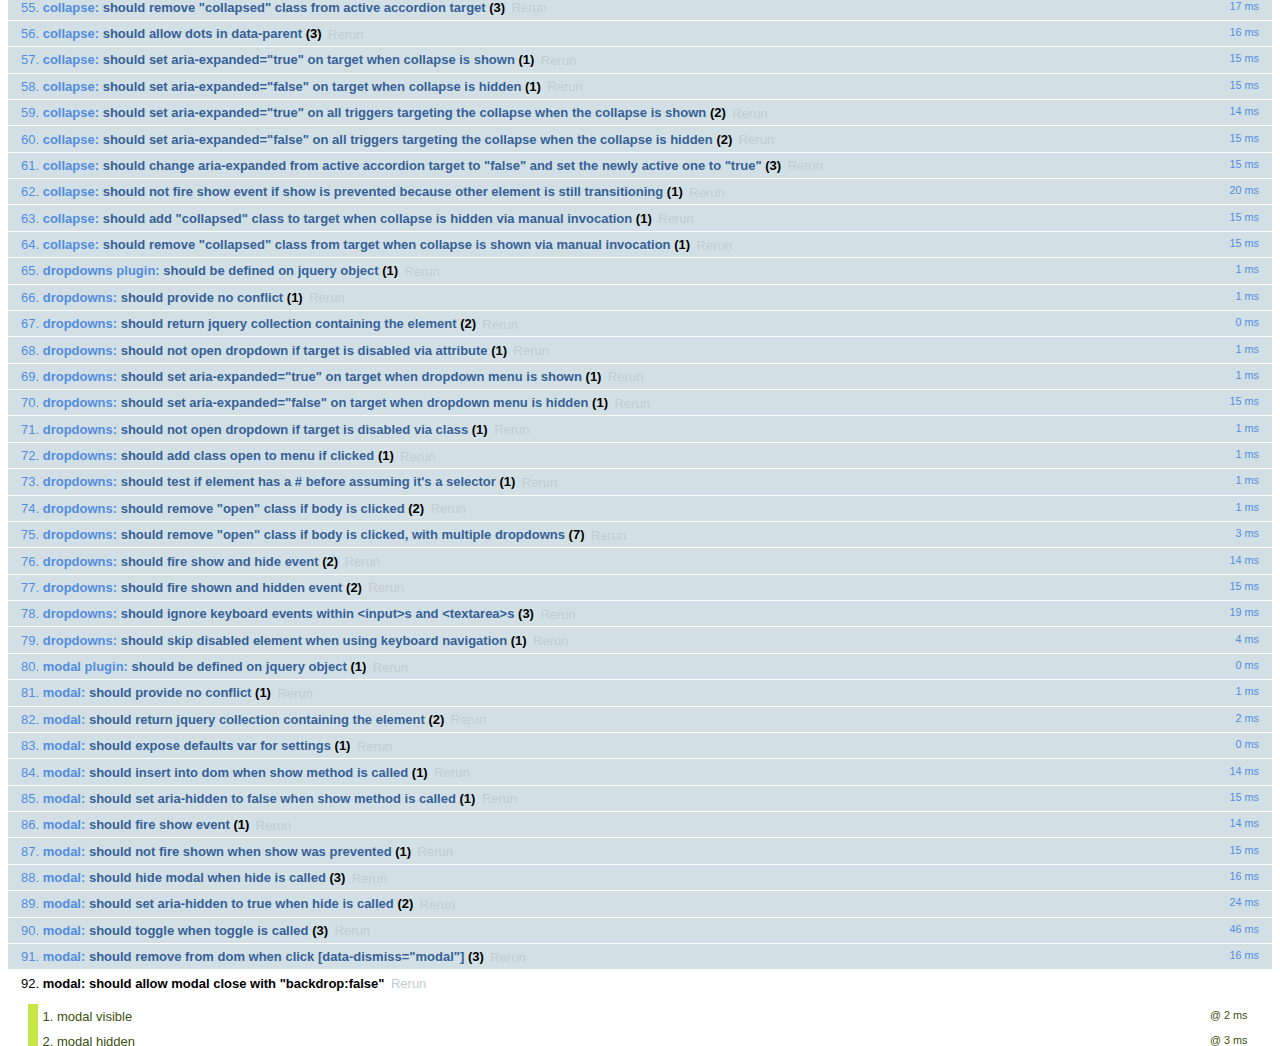
<file: web/static/bootstrap/js/tests/index.html>
<!DOCTYPE html>
<html>
  <head>
    <meta charset="utf-8">
    <title>Bootstrap Plugin Test Suite</title>
    <meta name="viewport" content="width=device-width, initial-scale=1">

    <!-- jQuery -->
    <script src="vendor/jquery.min.js"></script>
    <script>
      // Disable jQuery event aliases to ensure we don't accidentally use any of them
      (function () {
        var eventAliases = [
          'blur',
          'focus',
          'focusin',
          'focusout',
          'load',
          'resize',
          'scroll',
          'unload',
          'click',
          'dblclick',
          'mousedown',
          'mouseup',
          'mousemove',
          'mouseover',
          'mouseout',
          'mouseenter',
          'mouseleave',
          'change',
          'select',
          'submit',
          'keydown',
          'keypress',
          'keyup',
          'error',
          'contextmenu',
          'hover',
          'bind',
          'unbind',
          'delegate',
          'undelegate'
        ]
        for (var i = 0; i < eventAliases.length; i++) {
          $.fn[eventAliases[i]] = undefined
        }
      })()
    </script>

    <!-- QUnit -->
    <link rel="stylesheet" href="vendor/qunit.css" media="screen">
    <script src="vendor/qunit.js"></script>
    <script>
      // See https://github.com/axemclion/grunt-saucelabs#test-result-details-with-qunit
      var log = []
      // Require assert.expect in each test.
      QUnit.config.requireExpects = true
      QUnit.done(function (testResults) {
        var tests = []
        for (var i = 0, len = log.length; i < len; i++) {
          var details = log[i]
          tests.push({
            name: details.name,
            result: details.result,
            expected: details.expected,
            actual: details.actual,
            source: details.source
          })
        }
        testResults.tests = tests

        window.global_test_results = testResults
      })

      QUnit.testStart(function (testDetails) {
        $(window).scrollTop(0)
        QUnit.log(function (details) {
          if (!details.result) {
            details.name = testDetails.name
            log.push(details)
          }
        })
      })

      // Cleanup
      QUnit.testDone(function () {
        $('#qunit-fixture').empty()
        $('#modal-test, .modal-backdrop').remove()
      })

      // Display fixture on-screen on iOS to avoid false positives
      if (/iPhone|iPad|iPod/.test(navigator.userAgent)) {
        QUnit.begin(function() {
          $('#qunit-fixture').css({ top: 0, left: 0 })
        })

        QUnit.done(function () {
          $('#qunit-fixture').css({ top: '', left: '' })
        })
      }

      // Disable deprecated global QUnit method aliases in preparation for QUnit v2
      (function () {
        var methodNames = [
          'async',
          'asyncTest',
          'deepEqual',
          'equal',
          'expect',
          'module',
          'notDeepEqual',
          'notEqual',
          'notPropEqual',
          'notStrictEqual',
          'ok',
          'propEqual',
          'push',
          'start',
          'stop',
          'strictEqual',
          'test',
          'throws'
        ];
        for (var i = 0; i < methodNames.length; i++) {
          var methodName = methodNames[i];
          window[methodName] = undefined;
        }
      })();
    </script>

    <!-- Plugin sources -->
    <script>$.support.transition = false</script>
    <script src="../../js/alert.js"></script>
    <script src="../../js/button.js"></script>
    <script src="../../js/carousel.js"></script>
    <script src="../../js/collapse.js"></script>
    <script src="../../js/dropdown.js"></script>
    <script src="../../js/modal.js"></script>
    <script src="../../js/scrollspy.js"></script>
    <script src="../../js/tab.js"></script>
    <script src="../../js/tooltip.js"></script>
    <script src="../../js/popover.js"></script>
    <script src="../../js/affix.js"></script>

    <!-- Unit tests -->
    <script src="unit/alert.js"></script>
    <script src="unit/button.js"></script>
    <script src="unit/carousel.js"></script>
    <script src="unit/collapse.js"></script>
    <script src="unit/dropdown.js"></script>
    <script src="unit/modal.js"></script>
    <script src="unit/scrollspy.js"></script>
    <script src="unit/tab.js"></script>
    <script src="unit/tooltip.js"></script>
    <script src="unit/popover.js"></script>
    <script src="unit/affix.js"></script>

  </head>
  <body>
    <div id="qunit-container">
      <div id="qunit"></div>
      <div id="qunit-fixture"></div>
    </div>
  </body>
</html>
</file>
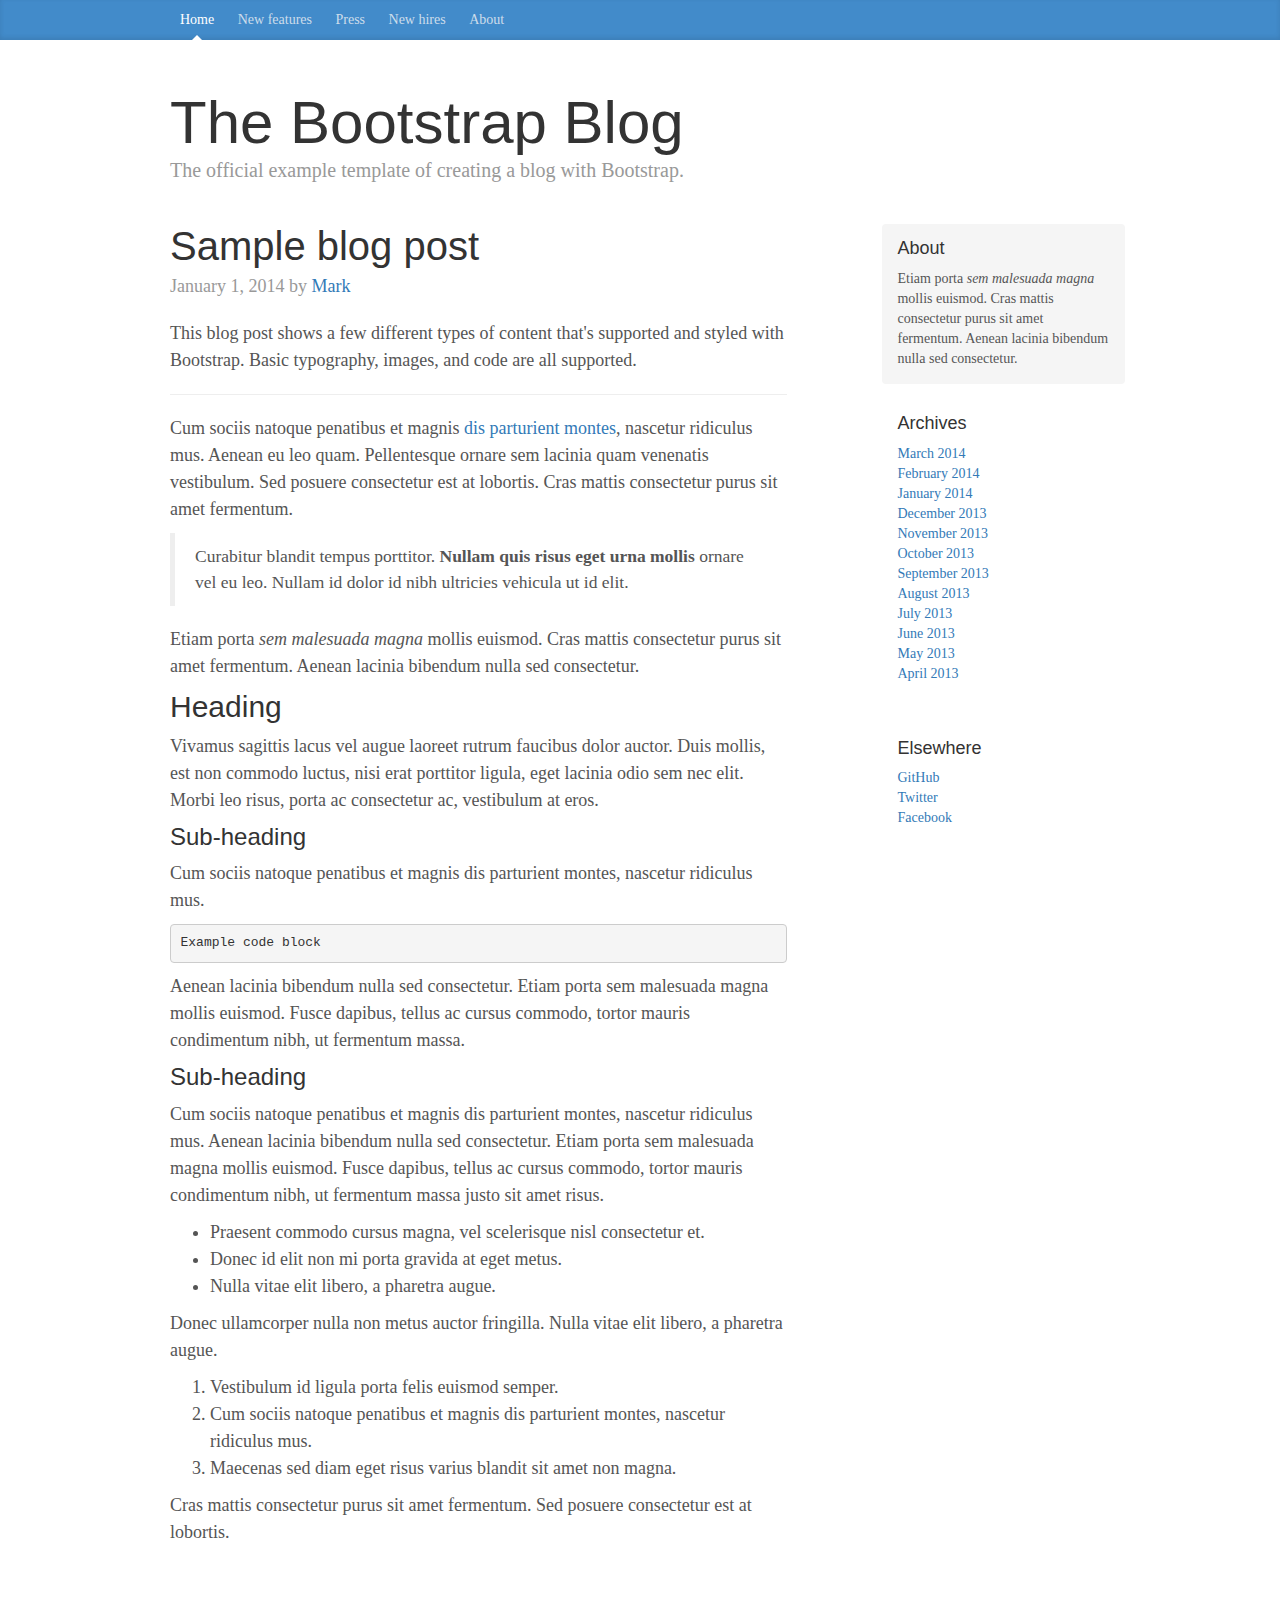
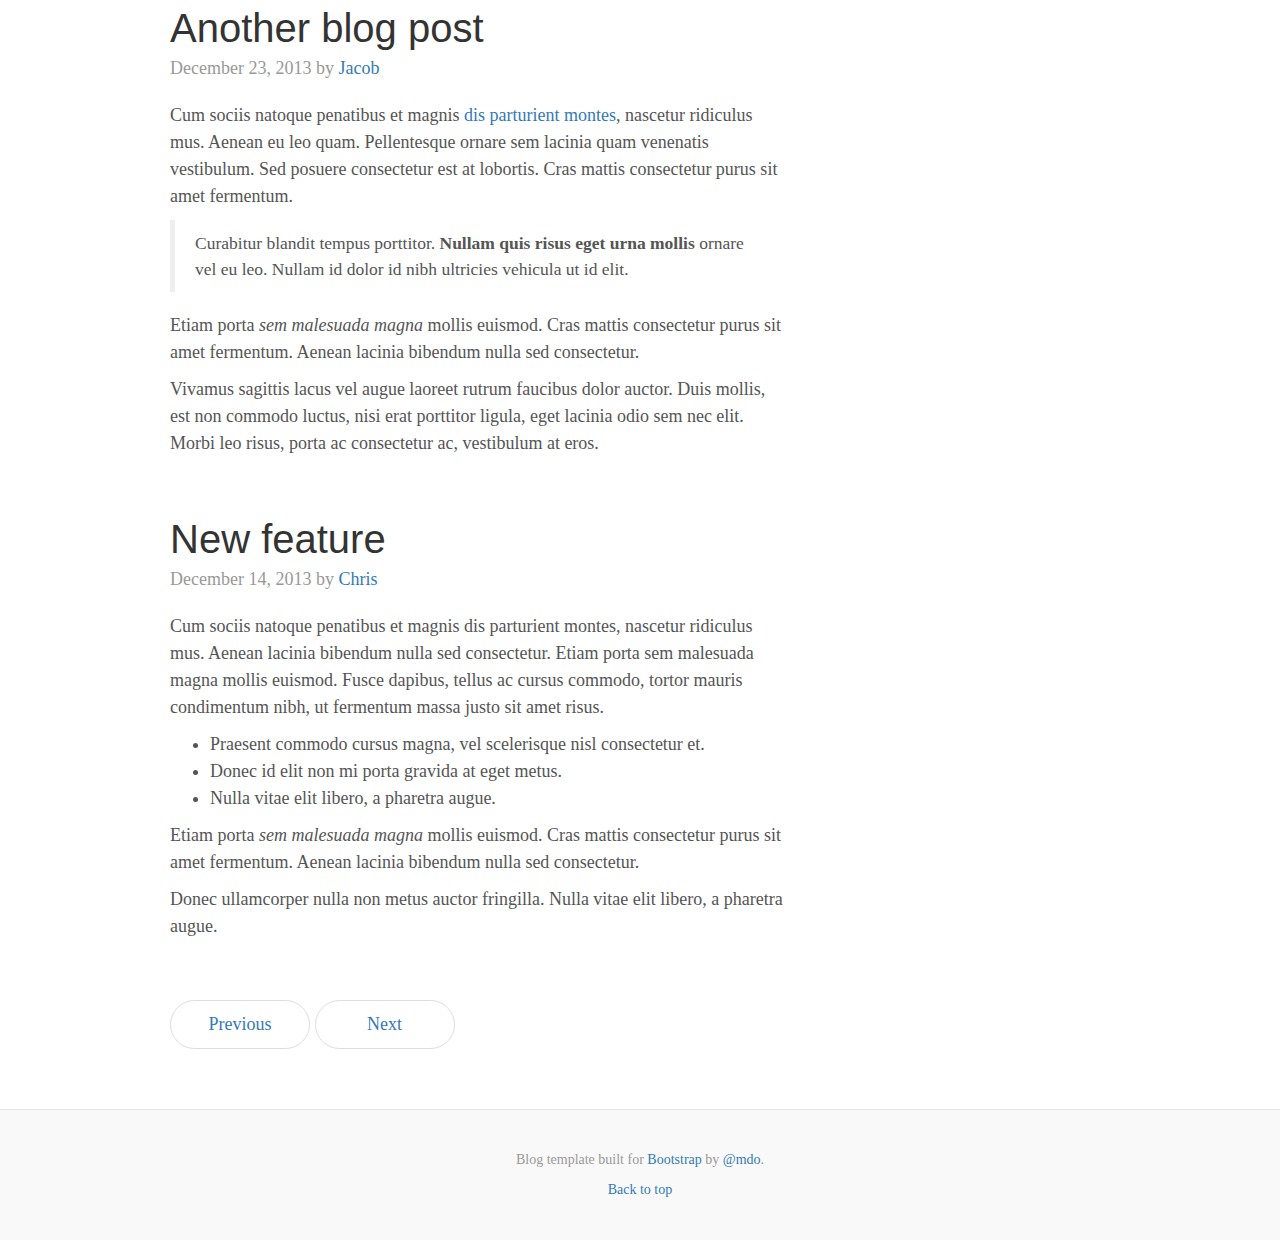
<file: web/static/bootstrap/docs/examples/blog/index.html>
<!DOCTYPE html>
<html lang="en">
  <head>
    <meta charset="utf-8">
    <meta http-equiv="X-UA-Compatible" content="IE=edge">
    <meta name="viewport" content="width=device-width, initial-scale=1">
    <!-- The above 3 meta tags *must* come first in the head; any other head content must come *after* these tags -->
    <meta name="description" content="">
    <meta name="author" content="">
    <link rel="icon" href="../../favicon.ico">

    <title>Blog Template for Bootstrap</title>

    <!-- Bootstrap core CSS -->
    <link href="../../dist/css/bootstrap.min.css" rel="stylesheet">

    <!-- Custom styles for this template -->
    <link href="blog.css" rel="stylesheet">

    <!-- Just for debugging purposes. Don't actually copy these 2 lines! -->
    <!--[if lt IE 9]><script src="../../assets/js/ie8-responsive-file-warning.js"></script><![endif]-->
    <script src="../../assets/js/ie-emulation-modes-warning.js"></script>

    <!-- HTML5 shim and Respond.js for IE8 support of HTML5 elements and media queries -->
    <!--[if lt IE 9]>
      <script src="https://oss.maxcdn.com/html5shiv/3.7.2/html5shiv.min.js"></script>
      <script src="https://oss.maxcdn.com/respond/1.4.2/respond.min.js"></script>
    <![endif]-->
  </head>

  <body>

    <div class="blog-masthead">
      <div class="container">
        <nav class="blog-nav">
          <a class="blog-nav-item active" href="#">Home</a>
          <a class="blog-nav-item" href="#">New features</a>
          <a class="blog-nav-item" href="#">Press</a>
          <a class="blog-nav-item" href="#">New hires</a>
          <a class="blog-nav-item" href="#">About</a>
        </nav>
      </div>
    </div>

    <div class="container">

      <div class="blog-header">
        <h1 class="blog-title">The Bootstrap Blog</h1>
        <p class="lead blog-description">The official example template of creating a blog with Bootstrap.</p>
      </div>

      <div class="row">

        <div class="col-sm-8 blog-main">

          <div class="blog-post">
            <h2 class="blog-post-title">Sample blog post</h2>
            <p class="blog-post-meta">January 1, 2014 by <a href="#">Mark</a></p>

            <p>This blog post shows a few different types of content that's supported and styled with Bootstrap. Basic typography, images, and code are all supported.</p>
            <hr>
            <p>Cum sociis natoque penatibus et magnis <a href="#">dis parturient montes</a>, nascetur ridiculus mus. Aenean eu leo quam. Pellentesque ornare sem lacinia quam venenatis vestibulum. Sed posuere consectetur est at lobortis. Cras mattis consectetur purus sit amet fermentum.</p>
            <blockquote>
              <p>Curabitur blandit tempus porttitor. <strong>Nullam quis risus eget urna mollis</strong> ornare vel eu leo. Nullam id dolor id nibh ultricies vehicula ut id elit.</p>
            </blockquote>
            <p>Etiam porta <em>sem malesuada magna</em> mollis euismod. Cras mattis consectetur purus sit amet fermentum. Aenean lacinia bibendum nulla sed consectetur.</p>
            <h2>Heading</h2>
            <p>Vivamus sagittis lacus vel augue laoreet rutrum faucibus dolor auctor. Duis mollis, est non commodo luctus, nisi erat porttitor ligula, eget lacinia odio sem nec elit. Morbi leo risus, porta ac consectetur ac, vestibulum at eros.</p>
            <h3>Sub-heading</h3>
            <p>Cum sociis natoque penatibus et magnis dis parturient montes, nascetur ridiculus mus.</p>
            <pre><code>Example code block</code></pre>
            <p>Aenean lacinia bibendum nulla sed consectetur. Etiam porta sem malesuada magna mollis euismod. Fusce dapibus, tellus ac cursus commodo, tortor mauris condimentum nibh, ut fermentum massa.</p>
            <h3>Sub-heading</h3>
            <p>Cum sociis natoque penatibus et magnis dis parturient montes, nascetur ridiculus mus. Aenean lacinia bibendum nulla sed consectetur. Etiam porta sem malesuada magna mollis euismod. Fusce dapibus, tellus ac cursus commodo, tortor mauris condimentum nibh, ut fermentum massa justo sit amet risus.</p>
            <ul>
              <li>Praesent commodo cursus magna, vel scelerisque nisl consectetur et.</li>
              <li>Donec id elit non mi porta gravida at eget metus.</li>
              <li>Nulla vitae elit libero, a pharetra augue.</li>
            </ul>
            <p>Donec ullamcorper nulla non metus auctor fringilla. Nulla vitae elit libero, a pharetra augue.</p>
            <ol>
              <li>Vestibulum id ligula porta felis euismod semper.</li>
              <li>Cum sociis natoque penatibus et magnis dis parturient montes, nascetur ridiculus mus.</li>
              <li>Maecenas sed diam eget risus varius blandit sit amet non magna.</li>
            </ol>
            <p>Cras mattis consectetur purus sit amet fermentum. Sed posuere consectetur est at lobortis.</p>
          </div><!-- /.blog-post -->

          <div class="blog-post">
            <h2 class="blog-post-title">Another blog post</h2>
            <p class="blog-post-meta">December 23, 2013 by <a href="#">Jacob</a></p>

            <p>Cum sociis natoque penatibus et magnis <a href="#">dis parturient montes</a>, nascetur ridiculus mus. Aenean eu leo quam. Pellentesque ornare sem lacinia quam venenatis vestibulum. Sed posuere consectetur est at lobortis. Cras mattis consectetur purus sit amet fermentum.</p>
            <blockquote>
              <p>Curabitur blandit tempus porttitor. <strong>Nullam quis risus eget urna mollis</strong> ornare vel eu leo. Nullam id dolor id nibh ultricies vehicula ut id elit.</p>
            </blockquote>
            <p>Etiam porta <em>sem malesuada magna</em> mollis euismod. Cras mattis consectetur purus sit amet fermentum. Aenean lacinia bibendum nulla sed consectetur.</p>
            <p>Vivamus sagittis lacus vel augue laoreet rutrum faucibus dolor auctor. Duis mollis, est non commodo luctus, nisi erat porttitor ligula, eget lacinia odio sem nec elit. Morbi leo risus, porta ac consectetur ac, vestibulum at eros.</p>
          </div><!-- /.blog-post -->

          <div class="blog-post">
            <h2 class="blog-post-title">New feature</h2>
            <p class="blog-post-meta">December 14, 2013 by <a href="#">Chris</a></p>

            <p>Cum sociis natoque penatibus et magnis dis parturient montes, nascetur ridiculus mus. Aenean lacinia bibendum nulla sed consectetur. Etiam porta sem malesuada magna mollis euismod. Fusce dapibus, tellus ac cursus commodo, tortor mauris condimentum nibh, ut fermentum massa justo sit amet risus.</p>
            <ul>
              <li>Praesent commodo cursus magna, vel scelerisque nisl consectetur et.</li>
              <li>Donec id elit non mi porta gravida at eget metus.</li>
              <li>Nulla vitae elit libero, a pharetra augue.</li>
            </ul>
            <p>Etiam porta <em>sem malesuada magna</em> mollis euismod. Cras mattis consectetur purus sit amet fermentum. Aenean lacinia bibendum nulla sed consectetur.</p>
            <p>Donec ullamcorper nulla non metus auctor fringilla. Nulla vitae elit libero, a pharetra augue.</p>
          </div><!-- /.blog-post -->

          <nav>
            <ul class="pager">
              <li><a href="#">Previous</a></li>
              <li><a href="#">Next</a></li>
            </ul>
          </nav>

        </div><!-- /.blog-main -->

        <div class="col-sm-3 col-sm-offset-1 blog-sidebar">
          <div class="sidebar-module sidebar-module-inset">
            <h4>About</h4>
            <p>Etiam porta <em>sem malesuada magna</em> mollis euismod. Cras mattis consectetur purus sit amet fermentum. Aenean lacinia bibendum nulla sed consectetur.</p>
          </div>
          <div class="sidebar-module">
            <h4>Archives</h4>
            <ol class="list-unstyled">
              <li><a href="#">March 2014</a></li>
              <li><a href="#">February 2014</a></li>
              <li><a href="#">January 2014</a></li>
              <li><a href="#">December 2013</a></li>
              <li><a href="#">November 2013</a></li>
              <li><a href="#">October 2013</a></li>
              <li><a href="#">September 2013</a></li>
              <li><a href="#">August 2013</a></li>
              <li><a href="#">July 2013</a></li>
              <li><a href="#">June 2013</a></li>
              <li><a href="#">May 2013</a></li>
              <li><a href="#">April 2013</a></li>
            </ol>
          </div>
          <div class="sidebar-module">
            <h4>Elsewhere</h4>
            <ol class="list-unstyled">
              <li><a href="#">GitHub</a></li>
              <li><a href="#">Twitter</a></li>
              <li><a href="#">Facebook</a></li>
            </ol>
          </div>
        </div><!-- /.blog-sidebar -->

      </div><!-- /.row -->

    </div><!-- /.container -->

    <footer class="blog-footer">
      <p>Blog template built for <a href="http://getbootstrap.com">Bootstrap</a> by <a href="https://twitter.com/mdo">@mdo</a>.</p>
      <p>
        <a href="#">Back to top</a>
      </p>
    </footer>


    <!-- Bootstrap core JavaScript
    ================================================== -->
    <!-- Placed at the end of the document so the pages load faster -->
    <script src="https://ajax.googleapis.com/ajax/libs/jquery/1.11.2/jquery.min.js"></script>
    <script src="../../dist/js/bootstrap.min.js"></script>
    <!-- IE10 viewport hack for Surface/desktop Windows 8 bug -->
    <script src="../../assets/js/ie10-viewport-bug-workaround.js"></script>
  </body>
</html>
</file>
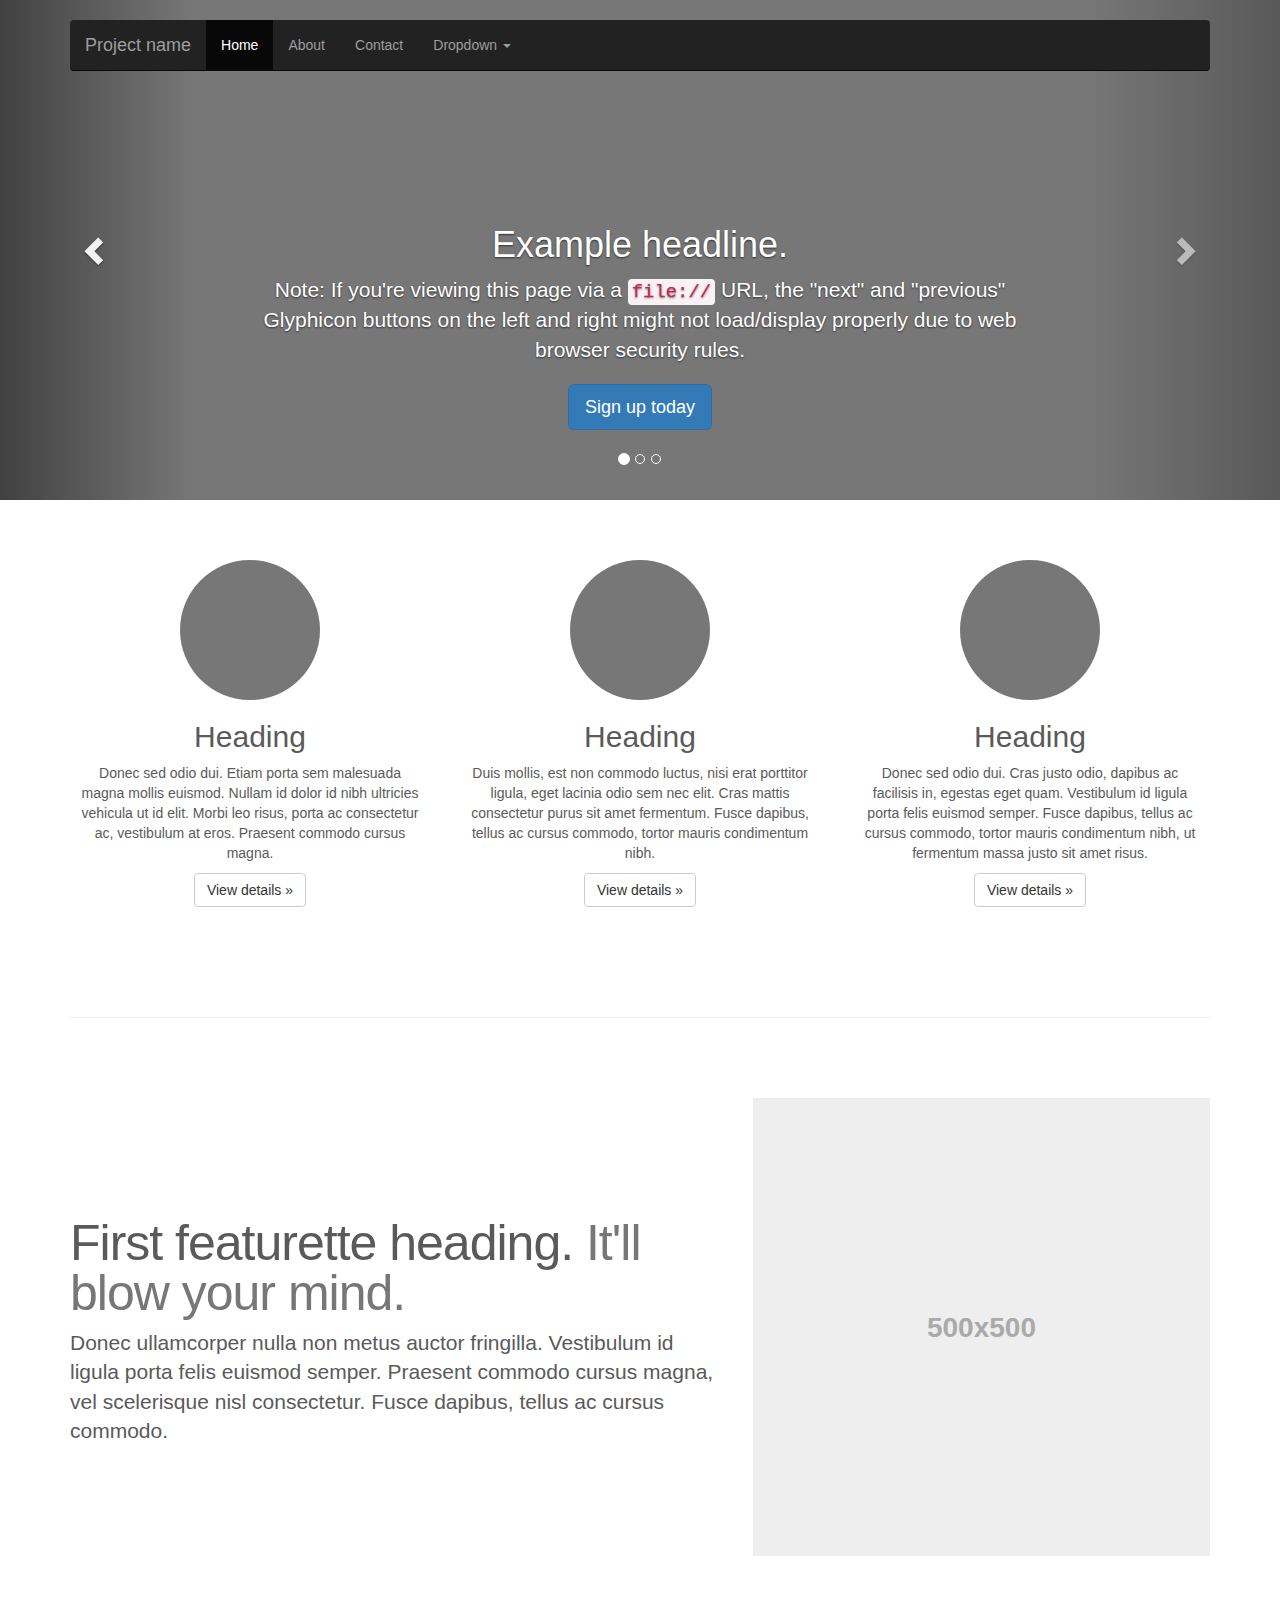
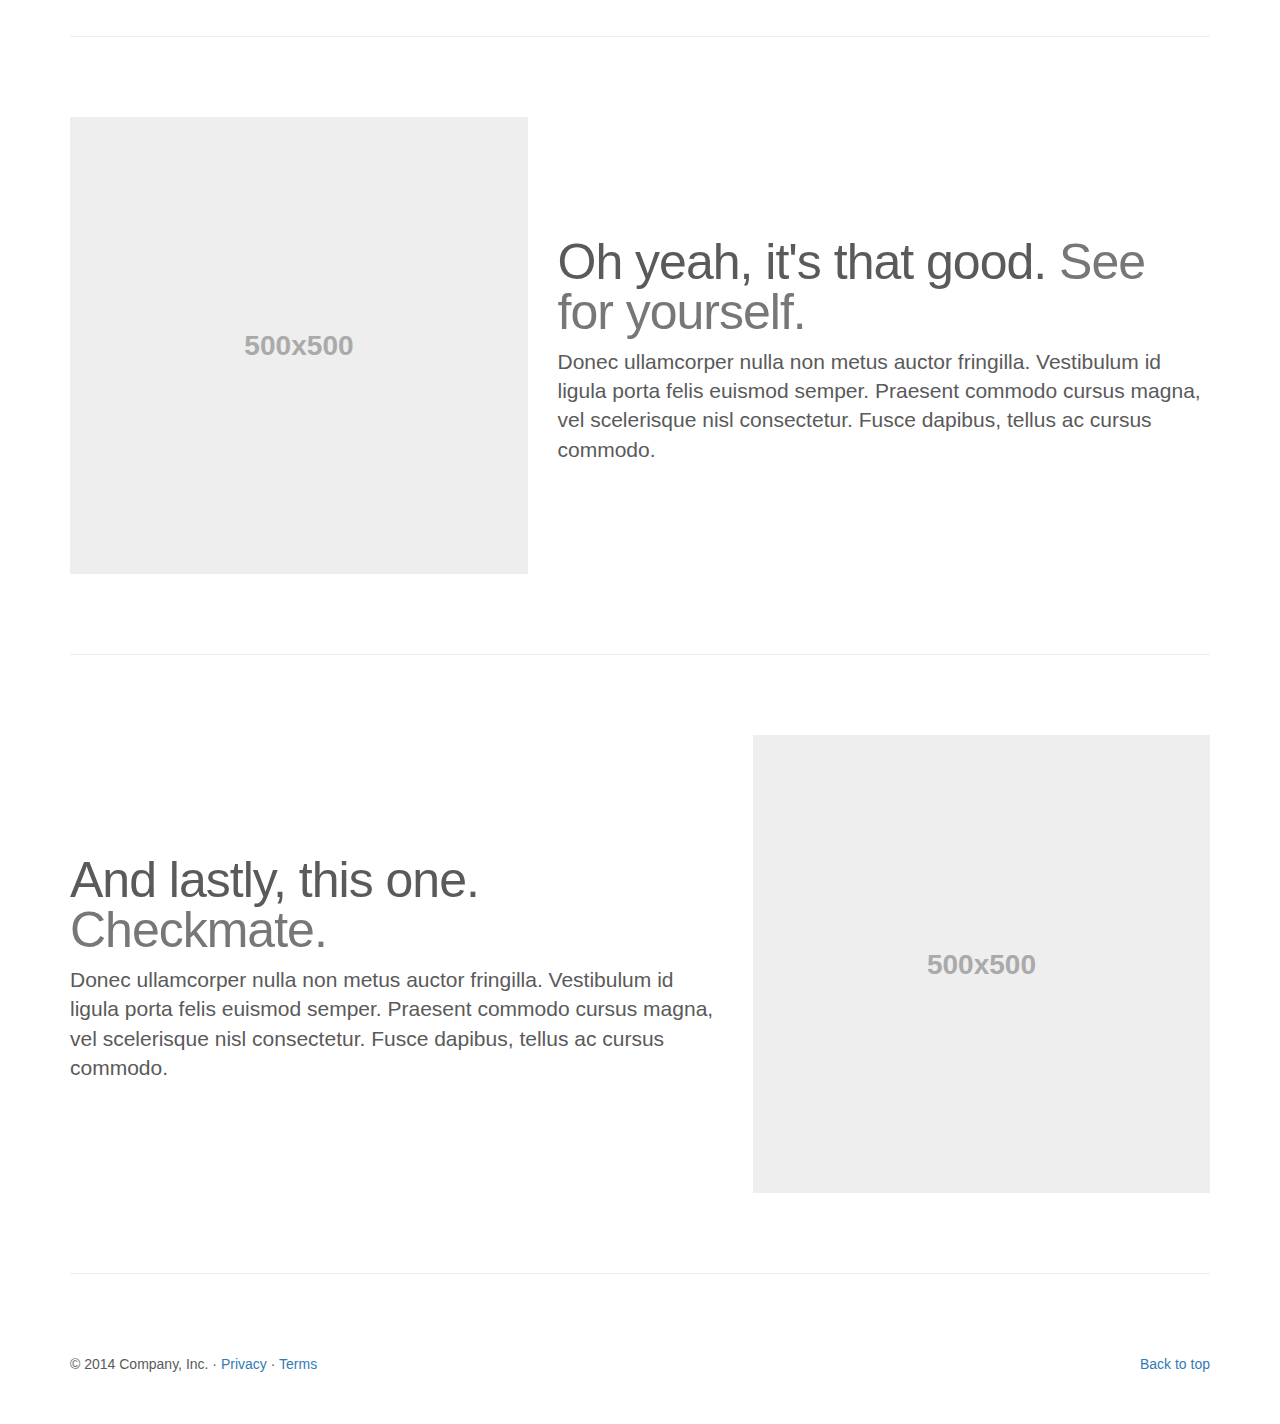
<file: web/static/bootstrap/docs/examples/carousel/index.html>
<!DOCTYPE html>
<html lang="en">
  <head>
    <meta charset="utf-8">
    <meta http-equiv="X-UA-Compatible" content="IE=edge">
    <meta name="viewport" content="width=device-width, initial-scale=1">
    <!-- The above 3 meta tags *must* come first in the head; any other head content must come *after* these tags -->
    <meta name="description" content="">
    <meta name="author" content="">
    <link rel="icon" href="../../favicon.ico">

    <title>Carousel Template for Bootstrap</title>

    <!-- Bootstrap core CSS -->
    <link href="../../dist/css/bootstrap.min.css" rel="stylesheet">

    <!-- Just for debugging purposes. Don't actually copy these 2 lines! -->
    <!--[if lt IE 9]><script src="../../assets/js/ie8-responsive-file-warning.js"></script><![endif]-->
    <script src="../../assets/js/ie-emulation-modes-warning.js"></script>

    <!-- HTML5 shim and Respond.js for IE8 support of HTML5 elements and media queries -->
    <!--[if lt IE 9]>
      <script src="https://oss.maxcdn.com/html5shiv/3.7.2/html5shiv.min.js"></script>
      <script src="https://oss.maxcdn.com/respond/1.4.2/respond.min.js"></script>
    <![endif]-->

    <!-- Custom styles for this template -->
    <link href="carousel.css" rel="stylesheet">
  </head>
<!-- NAVBAR
================================================== -->
  <body>
    <div class="navbar-wrapper">
      <div class="container">

        <nav class="navbar navbar-inverse navbar-static-top">
          <div class="container">
            <div class="navbar-header">
              <button type="button" class="navbar-toggle collapsed" data-toggle="collapse" data-target="#navbar" aria-expanded="false" aria-controls="navbar">
                <span class="sr-only">Toggle navigation</span>
                <span class="icon-bar"></span>
                <span class="icon-bar"></span>
                <span class="icon-bar"></span>
              </button>
              <a class="navbar-brand" href="#">Project name</a>
            </div>
            <div id="navbar" class="navbar-collapse collapse">
              <ul class="nav navbar-nav">
                <li class="active"><a href="#">Home</a></li>
                <li><a href="#about">About</a></li>
                <li><a href="#contact">Contact</a></li>
                <li class="dropdown">
                  <a href="#" class="dropdown-toggle" data-toggle="dropdown" role="button" aria-expanded="false">Dropdown <span class="caret"></span></a>
                  <ul class="dropdown-menu" role="menu">
                    <li><a href="#">Action</a></li>
                    <li><a href="#">Another action</a></li>
                    <li><a href="#">Something else here</a></li>
                    <li class="divider"></li>
                    <li class="dropdown-header">Nav header</li>
                    <li><a href="#">Separated link</a></li>
                    <li><a href="#">One more separated link</a></li>
                  </ul>
                </li>
              </ul>
            </div>
          </div>
        </nav>

      </div>
    </div>


    <!-- Carousel
    ================================================== -->
    <div id="myCarousel" class="carousel slide" data-ride="carousel">
      <!-- Indicators -->
      <ol class="carousel-indicators">
        <li data-target="#myCarousel" data-slide-to="0" class="active"></li>
        <li data-target="#myCarousel" data-slide-to="1"></li>
        <li data-target="#myCarousel" data-slide-to="2"></li>
      </ol>
      <div class="carousel-inner" role="listbox">
        <div class="item active">
          <img class="first-slide" src="[data-uri]" alt="First slide">
          <div class="container">
            <div class="carousel-caption">
              <h1>Example headline.</h1>
              <p>Note: If you're viewing this page via a <code>file://</code> URL, the "next" and "previous" Glyphicon buttons on the left and right might not load/display properly due to web browser security rules.</p>
              <p><a class="btn btn-lg btn-primary" href="#" role="button">Sign up today</a></p>
            </div>
          </div>
        </div>
        <div class="item">
          <img class="second-slide" src="[data-uri]" alt="Second slide">
          <div class="container">
            <div class="carousel-caption">
              <h1>Another example headline.</h1>
              <p>Cras justo odio, dapibus ac facilisis in, egestas eget quam. Donec id elit non mi porta gravida at eget metus. Nullam id dolor id nibh ultricies vehicula ut id elit.</p>
              <p><a class="btn btn-lg btn-primary" href="#" role="button">Learn more</a></p>
            </div>
          </div>
        </div>
        <div class="item">
          <img class="third-slide" src="[data-uri]" alt="Third slide">
          <div class="container">
            <div class="carousel-caption">
              <h1>One more for good measure.</h1>
              <p>Cras justo odio, dapibus ac facilisis in, egestas eget quam. Donec id elit non mi porta gravida at eget metus. Nullam id dolor id nibh ultricies vehicula ut id elit.</p>
              <p><a class="btn btn-lg btn-primary" href="#" role="button">Browse gallery</a></p>
            </div>
          </div>
        </div>
      </div>
      <a class="left carousel-control" href="#myCarousel" role="button" data-slide="prev">
        <span class="glyphicon glyphicon-chevron-left" aria-hidden="true"></span>
        <span class="sr-only">Previous</span>
      </a>
      <a class="right carousel-control" href="#myCarousel" role="button" data-slide="next">
        <span class="glyphicon glyphicon-chevron-right" aria-hidden="true"></span>
        <span class="sr-only">Next</span>
      </a>
    </div><!-- /.carousel -->


    <!-- Marketing messaging and featurettes
    ================================================== -->
    <!-- Wrap the rest of the page in another container to center all the content. -->

    <div class="container marketing">

      <!-- Three columns of text below the carousel -->
      <div class="row">
        <div class="col-lg-4">
          <img class="img-circle" src="[data-uri]" alt="Generic placeholder image" width="140" height="140">
          <h2>Heading</h2>
          <p>Donec sed odio dui. Etiam porta sem malesuada magna mollis euismod. Nullam id dolor id nibh ultricies vehicula ut id elit. Morbi leo risus, porta ac consectetur ac, vestibulum at eros. Praesent commodo cursus magna.</p>
          <p><a class="btn btn-default" href="#" role="button">View details &raquo;</a></p>
        </div><!-- /.col-lg-4 -->
        <div class="col-lg-4">
          <img class="img-circle" src="[data-uri]" alt="Generic placeholder image" width="140" height="140">
          <h2>Heading</h2>
          <p>Duis mollis, est non commodo luctus, nisi erat porttitor ligula, eget lacinia odio sem nec elit. Cras mattis consectetur purus sit amet fermentum. Fusce dapibus, tellus ac cursus commodo, tortor mauris condimentum nibh.</p>
          <p><a class="btn btn-default" href="#" role="button">View details &raquo;</a></p>
        </div><!-- /.col-lg-4 -->
        <div class="col-lg-4">
          <img class="img-circle" src="[data-uri]" alt="Generic placeholder image" width="140" height="140">
          <h2>Heading</h2>
          <p>Donec sed odio dui. Cras justo odio, dapibus ac facilisis in, egestas eget quam. Vestibulum id ligula porta felis euismod semper. Fusce dapibus, tellus ac cursus commodo, tortor mauris condimentum nibh, ut fermentum massa justo sit amet risus.</p>
          <p><a class="btn btn-default" href="#" role="button">View details &raquo;</a></p>
        </div><!-- /.col-lg-4 -->
      </div><!-- /.row -->


      <!-- START THE FEATURETTES -->

      <hr class="featurette-divider">

      <div class="row featurette">
        <div class="col-md-7">
          <h2 class="featurette-heading">First featurette heading. <span class="text-muted">It'll blow your mind.</span></h2>
          <p class="lead">Donec ullamcorper nulla non metus auctor fringilla. Vestibulum id ligula porta felis euismod semper. Praesent commodo cursus magna, vel scelerisque nisl consectetur. Fusce dapibus, tellus ac cursus commodo.</p>
        </div>
        <div class="col-md-5">
          <img class="featurette-image img-responsive center-block" data-src="holder.js/500x500/auto" alt="Generic placeholder image">
        </div>
      </div>

      <hr class="featurette-divider">

      <div class="row featurette">
        <div class="col-md-7 col-md-push-5">
          <h2 class="featurette-heading">Oh yeah, it's that good. <span class="text-muted">See for yourself.</span></h2>
          <p class="lead">Donec ullamcorper nulla non metus auctor fringilla. Vestibulum id ligula porta felis euismod semper. Praesent commodo cursus magna, vel scelerisque nisl consectetur. Fusce dapibus, tellus ac cursus commodo.</p>
        </div>
        <div class="col-md-5 col-md-pull-7">
          <img class="featurette-image img-responsive center-block" data-src="holder.js/500x500/auto" alt="Generic placeholder image">
        </div>
      </div>

      <hr class="featurette-divider">

      <div class="row featurette">
        <div class="col-md-7">
          <h2 class="featurette-heading">And lastly, this one. <span class="text-muted">Checkmate.</span></h2>
          <p class="lead">Donec ullamcorper nulla non metus auctor fringilla. Vestibulum id ligula porta felis euismod semper. Praesent commodo cursus magna, vel scelerisque nisl consectetur. Fusce dapibus, tellus ac cursus commodo.</p>
        </div>
        <div class="col-md-5">
          <img class="featurette-image img-responsive center-block" data-src="holder.js/500x500/auto" alt="Generic placeholder image">
        </div>
      </div>

      <hr class="featurette-divider">

      <!-- /END THE FEATURETTES -->


      <!-- FOOTER -->
      <footer>
        <p class="pull-right"><a href="#">Back to top</a></p>
        <p>&copy; 2014 Company, Inc. &middot; <a href="#">Privacy</a> &middot; <a href="#">Terms</a></p>
      </footer>

    </div><!-- /.container -->


    <!-- Bootstrap core JavaScript
    ================================================== -->
    <!-- Placed at the end of the document so the pages load faster -->
    <script src="https://ajax.googleapis.com/ajax/libs/jquery/1.11.2/jquery.min.js"></script>
    <script src="../../dist/js/bootstrap.min.js"></script>
    <!-- Just to make our placeholder images work. Don't actually copy the next line! -->
    <script src="../../assets/js/vendor/holder.js"></script>
    <!-- IE10 viewport hack for Surface/desktop Windows 8 bug -->
    <script src="../../assets/js/ie10-viewport-bug-workaround.js"></script>
  </body>
</html>
</file>
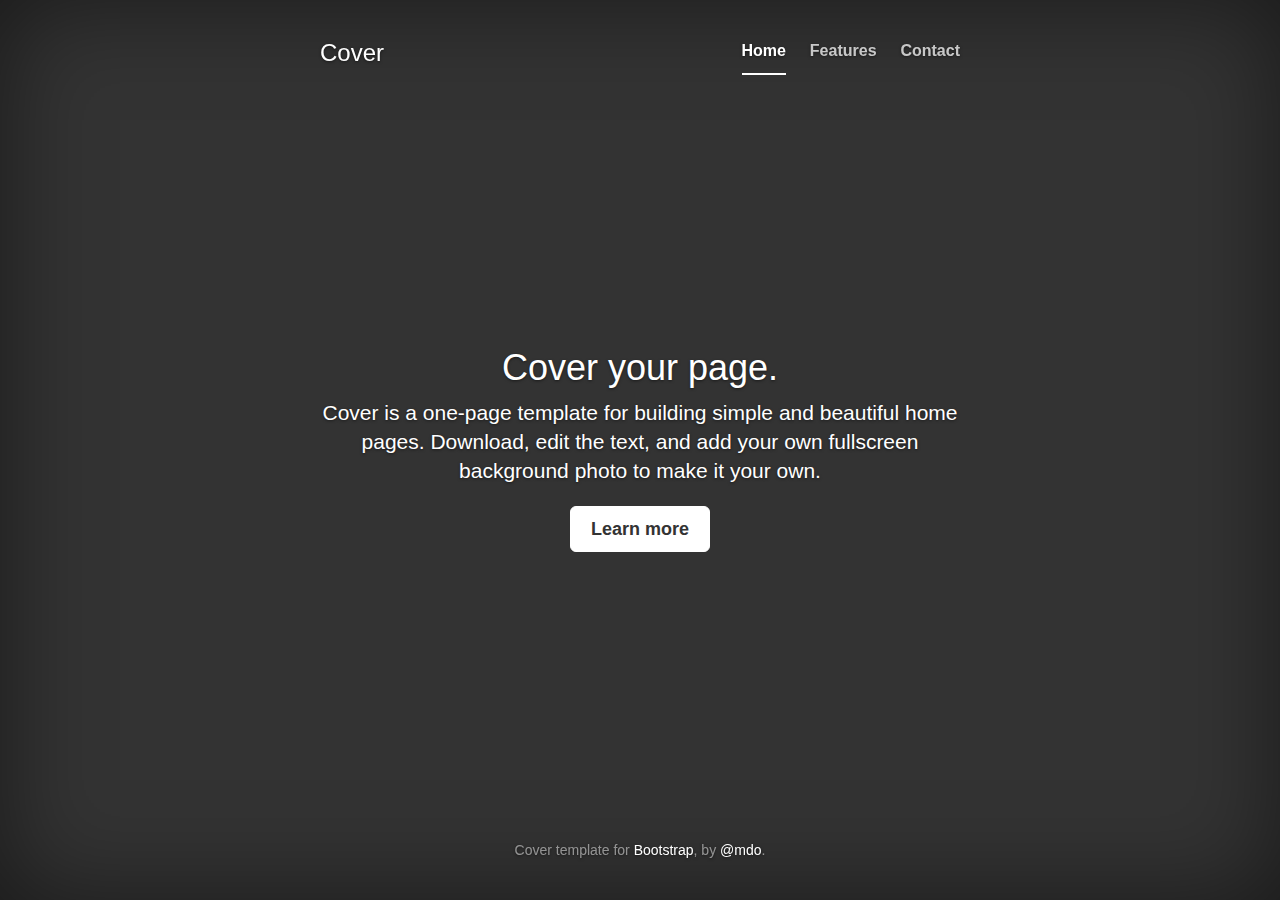
<file: web/static/bootstrap/docs/examples/cover/index.html>
<!DOCTYPE html>
<html lang="en">
  <head>
    <meta charset="utf-8">
    <meta http-equiv="X-UA-Compatible" content="IE=edge">
    <meta name="viewport" content="width=device-width, initial-scale=1">
    <!-- The above 3 meta tags *must* come first in the head; any other head content must come *after* these tags -->
    <meta name="description" content="">
    <meta name="author" content="">
    <link rel="icon" href="../../favicon.ico">

    <title>Cover Template for Bootstrap</title>

    <!-- Bootstrap core CSS -->
    <link href="../../dist/css/bootstrap.min.css" rel="stylesheet">

    <!-- Custom styles for this template -->
    <link href="cover.css" rel="stylesheet">

    <!-- Just for debugging purposes. Don't actually copy these 2 lines! -->
    <!--[if lt IE 9]><script src="../../assets/js/ie8-responsive-file-warning.js"></script><![endif]-->
    <script src="../../assets/js/ie-emulation-modes-warning.js"></script>

    <!-- HTML5 shim and Respond.js for IE8 support of HTML5 elements and media queries -->
    <!--[if lt IE 9]>
      <script src="https://oss.maxcdn.com/html5shiv/3.7.2/html5shiv.min.js"></script>
      <script src="https://oss.maxcdn.com/respond/1.4.2/respond.min.js"></script>
    <![endif]-->
  </head>

  <body>

    <div class="site-wrapper">

      <div class="site-wrapper-inner">

        <div class="cover-container">

          <div class="masthead clearfix">
            <div class="inner">
              <h3 class="masthead-brand">Cover</h3>
              <nav>
                <ul class="nav masthead-nav">
                  <li class="active"><a href="#">Home</a></li>
                  <li><a href="#">Features</a></li>
                  <li><a href="#">Contact</a></li>
                </ul>
              </nav>
            </div>
          </div>

          <div class="inner cover">
            <h1 class="cover-heading">Cover your page.</h1>
            <p class="lead">Cover is a one-page template for building simple and beautiful home pages. Download, edit the text, and add your own fullscreen background photo to make it your own.</p>
            <p class="lead">
              <a href="#" class="btn btn-lg btn-default">Learn more</a>
            </p>
          </div>

          <div class="mastfoot">
            <div class="inner">
              <p>Cover template for <a href="http://getbootstrap.com">Bootstrap</a>, by <a href="https://twitter.com/mdo">@mdo</a>.</p>
            </div>
          </div>

        </div>

      </div>

    </div>

    <!-- Bootstrap core JavaScript
    ================================================== -->
    <!-- Placed at the end of the document so the pages load faster -->
    <script src="https://ajax.googleapis.com/ajax/libs/jquery/1.11.2/jquery.min.js"></script>
    <script src="../../dist/js/bootstrap.min.js"></script>
    <!-- IE10 viewport hack for Surface/desktop Windows 8 bug -->
    <script src="../../assets/js/ie10-viewport-bug-workaround.js"></script>
  </body>
</html>
</file>
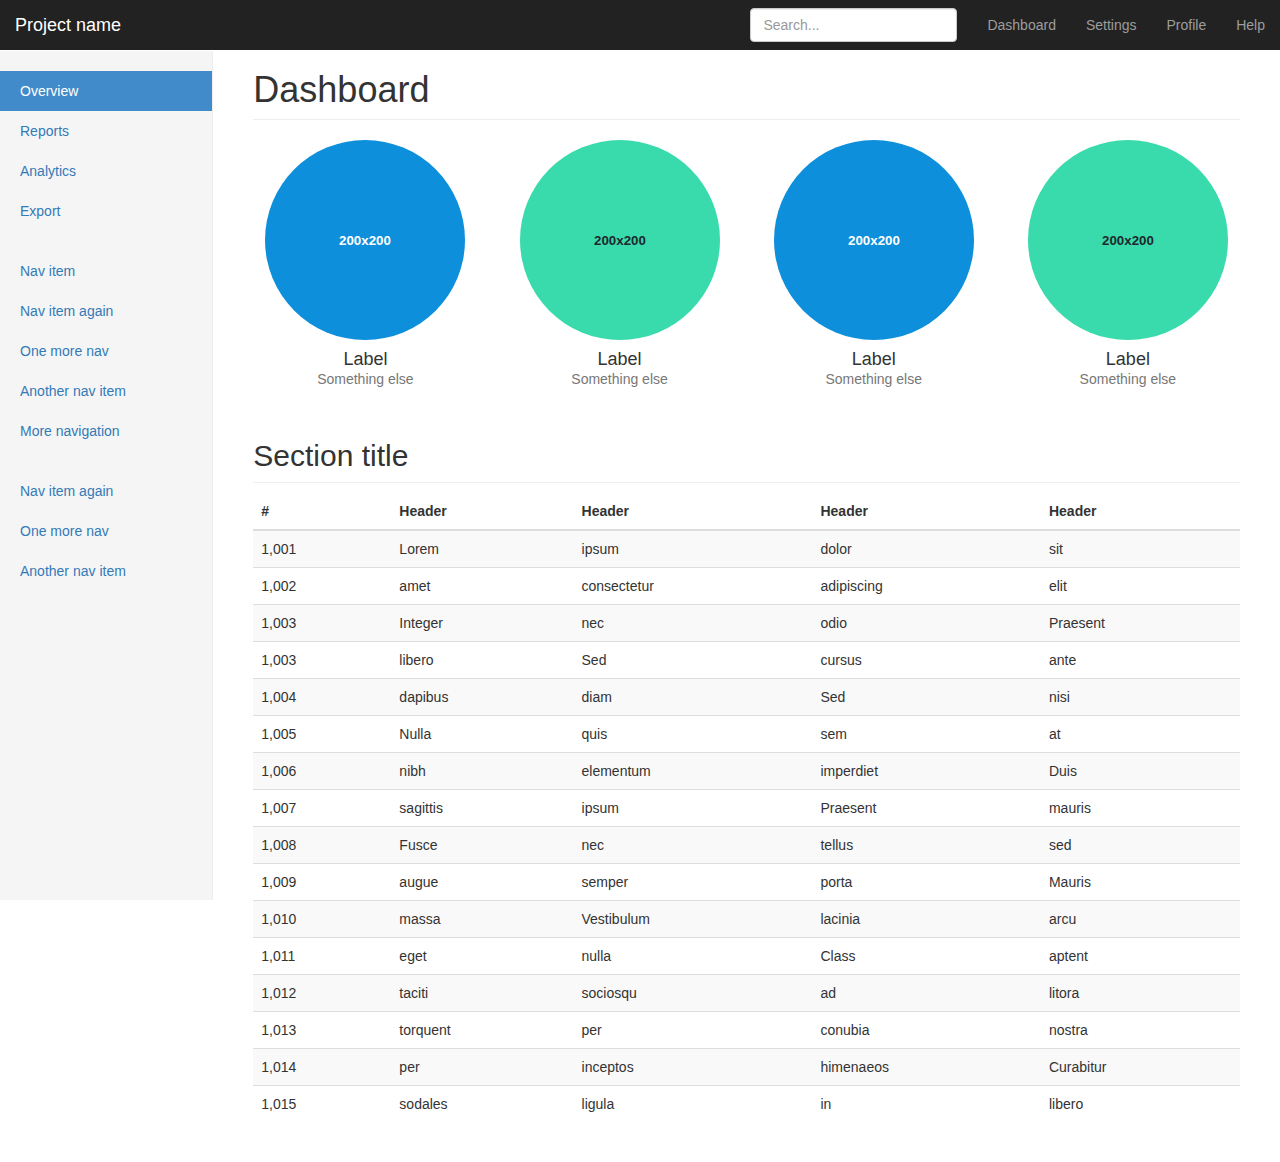
<file: web/static/bootstrap/docs/examples/dashboard/index.html>
<!DOCTYPE html>
<html lang="en">
  <head>
    <meta charset="utf-8">
    <meta http-equiv="X-UA-Compatible" content="IE=edge">
    <meta name="viewport" content="width=device-width, initial-scale=1">
    <!-- The above 3 meta tags *must* come first in the head; any other head content must come *after* these tags -->
    <meta name="description" content="">
    <meta name="author" content="">
    <link rel="icon" href="../../favicon.ico">

    <title>Dashboard Template for Bootstrap</title>

    <!-- Bootstrap core CSS -->
    <link href="../../dist/css/bootstrap.min.css" rel="stylesheet">

    <!-- Custom styles for this template -->
    <link href="dashboard.css" rel="stylesheet">

    <!-- Just for debugging purposes. Don't actually copy these 2 lines! -->
    <!--[if lt IE 9]><script src="../../assets/js/ie8-responsive-file-warning.js"></script><![endif]-->
    <script src="../../assets/js/ie-emulation-modes-warning.js"></script>

    <!-- HTML5 shim and Respond.js for IE8 support of HTML5 elements and media queries -->
    <!--[if lt IE 9]>
      <script src="https://oss.maxcdn.com/html5shiv/3.7.2/html5shiv.min.js"></script>
      <script src="https://oss.maxcdn.com/respond/1.4.2/respond.min.js"></script>
    <![endif]-->
  </head>

  <body>

    <nav class="navbar navbar-inverse navbar-fixed-top">
      <div class="container-fluid">
        <div class="navbar-header">
          <button type="button" class="navbar-toggle collapsed" data-toggle="collapse" data-target="#navbar" aria-expanded="false" aria-controls="navbar">
            <span class="sr-only">Toggle navigation</span>
            <span class="icon-bar"></span>
            <span class="icon-bar"></span>
            <span class="icon-bar"></span>
          </button>
          <a class="navbar-brand" href="#">Project name</a>
        </div>
        <div id="navbar" class="navbar-collapse collapse">
          <ul class="nav navbar-nav navbar-right">
            <li><a href="#">Dashboard</a></li>
            <li><a href="#">Settings</a></li>
            <li><a href="#">Profile</a></li>
            <li><a href="#">Help</a></li>
          </ul>
          <form class="navbar-form navbar-right">
            <input type="text" class="form-control" placeholder="Search...">
          </form>
        </div>
      </div>
    </nav>

    <div class="container-fluid">
      <div class="row">
        <div class="col-sm-3 col-md-2 sidebar">
          <ul class="nav nav-sidebar">
            <li class="active"><a href="#">Overview <span class="sr-only">(current)</span></a></li>
            <li><a href="#">Reports</a></li>
            <li><a href="#">Analytics</a></li>
            <li><a href="#">Export</a></li>
          </ul>
          <ul class="nav nav-sidebar">
            <li><a href="">Nav item</a></li>
            <li><a href="">Nav item again</a></li>
            <li><a href="">One more nav</a></li>
            <li><a href="">Another nav item</a></li>
            <li><a href="">More navigation</a></li>
          </ul>
          <ul class="nav nav-sidebar">
            <li><a href="">Nav item again</a></li>
            <li><a href="">One more nav</a></li>
            <li><a href="">Another nav item</a></li>
          </ul>
        </div>
        <div class="col-sm-9 col-sm-offset-3 col-md-10 col-md-offset-2 main">
          <h1 class="page-header">Dashboard</h1>

          <div class="row placeholders">
            <div class="col-xs-6 col-sm-3 placeholder">
              <img data-src="holder.js/200x200/auto/sky" class="img-responsive" alt="Generic placeholder thumbnail">
              <h4>Label</h4>
              <span class="text-muted">Something else</span>
            </div>
            <div class="col-xs-6 col-sm-3 placeholder">
              <img data-src="holder.js/200x200/auto/vine" class="img-responsive" alt="Generic placeholder thumbnail">
              <h4>Label</h4>
              <span class="text-muted">Something else</span>
            </div>
            <div class="col-xs-6 col-sm-3 placeholder">
              <img data-src="holder.js/200x200/auto/sky" class="img-responsive" alt="Generic placeholder thumbnail">
              <h4>Label</h4>
              <span class="text-muted">Something else</span>
            </div>
            <div class="col-xs-6 col-sm-3 placeholder">
              <img data-src="holder.js/200x200/auto/vine" class="img-responsive" alt="Generic placeholder thumbnail">
              <h4>Label</h4>
              <span class="text-muted">Something else</span>
            </div>
          </div>

          <h2 class="sub-header">Section title</h2>
          <div class="table-responsive">
            <table class="table table-striped">
              <thead>
                <tr>
                  <th>#</th>
                  <th>Header</th>
                  <th>Header</th>
                  <th>Header</th>
                  <th>Header</th>
                </tr>
              </thead>
              <tbody>
                <tr>
                  <td>1,001</td>
                  <td>Lorem</td>
                  <td>ipsum</td>
                  <td>dolor</td>
                  <td>sit</td>
                </tr>
                <tr>
                  <td>1,002</td>
                  <td>amet</td>
                  <td>consectetur</td>
                  <td>adipiscing</td>
                  <td>elit</td>
                </tr>
                <tr>
                  <td>1,003</td>
                  <td>Integer</td>
                  <td>nec</td>
                  <td>odio</td>
                  <td>Praesent</td>
                </tr>
                <tr>
                  <td>1,003</td>
                  <td>libero</td>
                  <td>Sed</td>
                  <td>cursus</td>
                  <td>ante</td>
                </tr>
                <tr>
                  <td>1,004</td>
                  <td>dapibus</td>
                  <td>diam</td>
                  <td>Sed</td>
                  <td>nisi</td>
                </tr>
                <tr>
                  <td>1,005</td>
                  <td>Nulla</td>
                  <td>quis</td>
                  <td>sem</td>
                  <td>at</td>
                </tr>
                <tr>
                  <td>1,006</td>
                  <td>nibh</td>
                  <td>elementum</td>
                  <td>imperdiet</td>
                  <td>Duis</td>
                </tr>
                <tr>
                  <td>1,007</td>
                  <td>sagittis</td>
                  <td>ipsum</td>
                  <td>Praesent</td>
                  <td>mauris</td>
                </tr>
                <tr>
                  <td>1,008</td>
                  <td>Fusce</td>
                  <td>nec</td>
                  <td>tellus</td>
                  <td>sed</td>
                </tr>
                <tr>
                  <td>1,009</td>
                  <td>augue</td>
                  <td>semper</td>
                  <td>porta</td>
                  <td>Mauris</td>
                </tr>
                <tr>
                  <td>1,010</td>
                  <td>massa</td>
                  <td>Vestibulum</td>
                  <td>lacinia</td>
                  <td>arcu</td>
                </tr>
                <tr>
                  <td>1,011</td>
                  <td>eget</td>
                  <td>nulla</td>
                  <td>Class</td>
                  <td>aptent</td>
                </tr>
                <tr>
                  <td>1,012</td>
                  <td>taciti</td>
                  <td>sociosqu</td>
                  <td>ad</td>
                  <td>litora</td>
                </tr>
                <tr>
                  <td>1,013</td>
                  <td>torquent</td>
                  <td>per</td>
                  <td>conubia</td>
                  <td>nostra</td>
                </tr>
                <tr>
                  <td>1,014</td>
                  <td>per</td>
                  <td>inceptos</td>
                  <td>himenaeos</td>
                  <td>Curabitur</td>
                </tr>
                <tr>
                  <td>1,015</td>
                  <td>sodales</td>
                  <td>ligula</td>
                  <td>in</td>
                  <td>libero</td>
                </tr>
              </tbody>
            </table>
          </div>
        </div>
      </div>
    </div>

    <!-- Bootstrap core JavaScript
    ================================================== -->
    <!-- Placed at the end of the document so the pages load faster -->
    <script src="https://ajax.googleapis.com/ajax/libs/jquery/1.11.2/jquery.min.js"></script>
    <script src="../../dist/js/bootstrap.min.js"></script>
    <!-- Just to make our placeholder images work. Don't actually copy the next line! -->
    <script src="../../assets/js/vendor/holder.js"></script>
    <!-- IE10 viewport hack for Surface/desktop Windows 8 bug -->
    <script src="../../assets/js/ie10-viewport-bug-workaround.js"></script>
  </body>
</html>
</file>
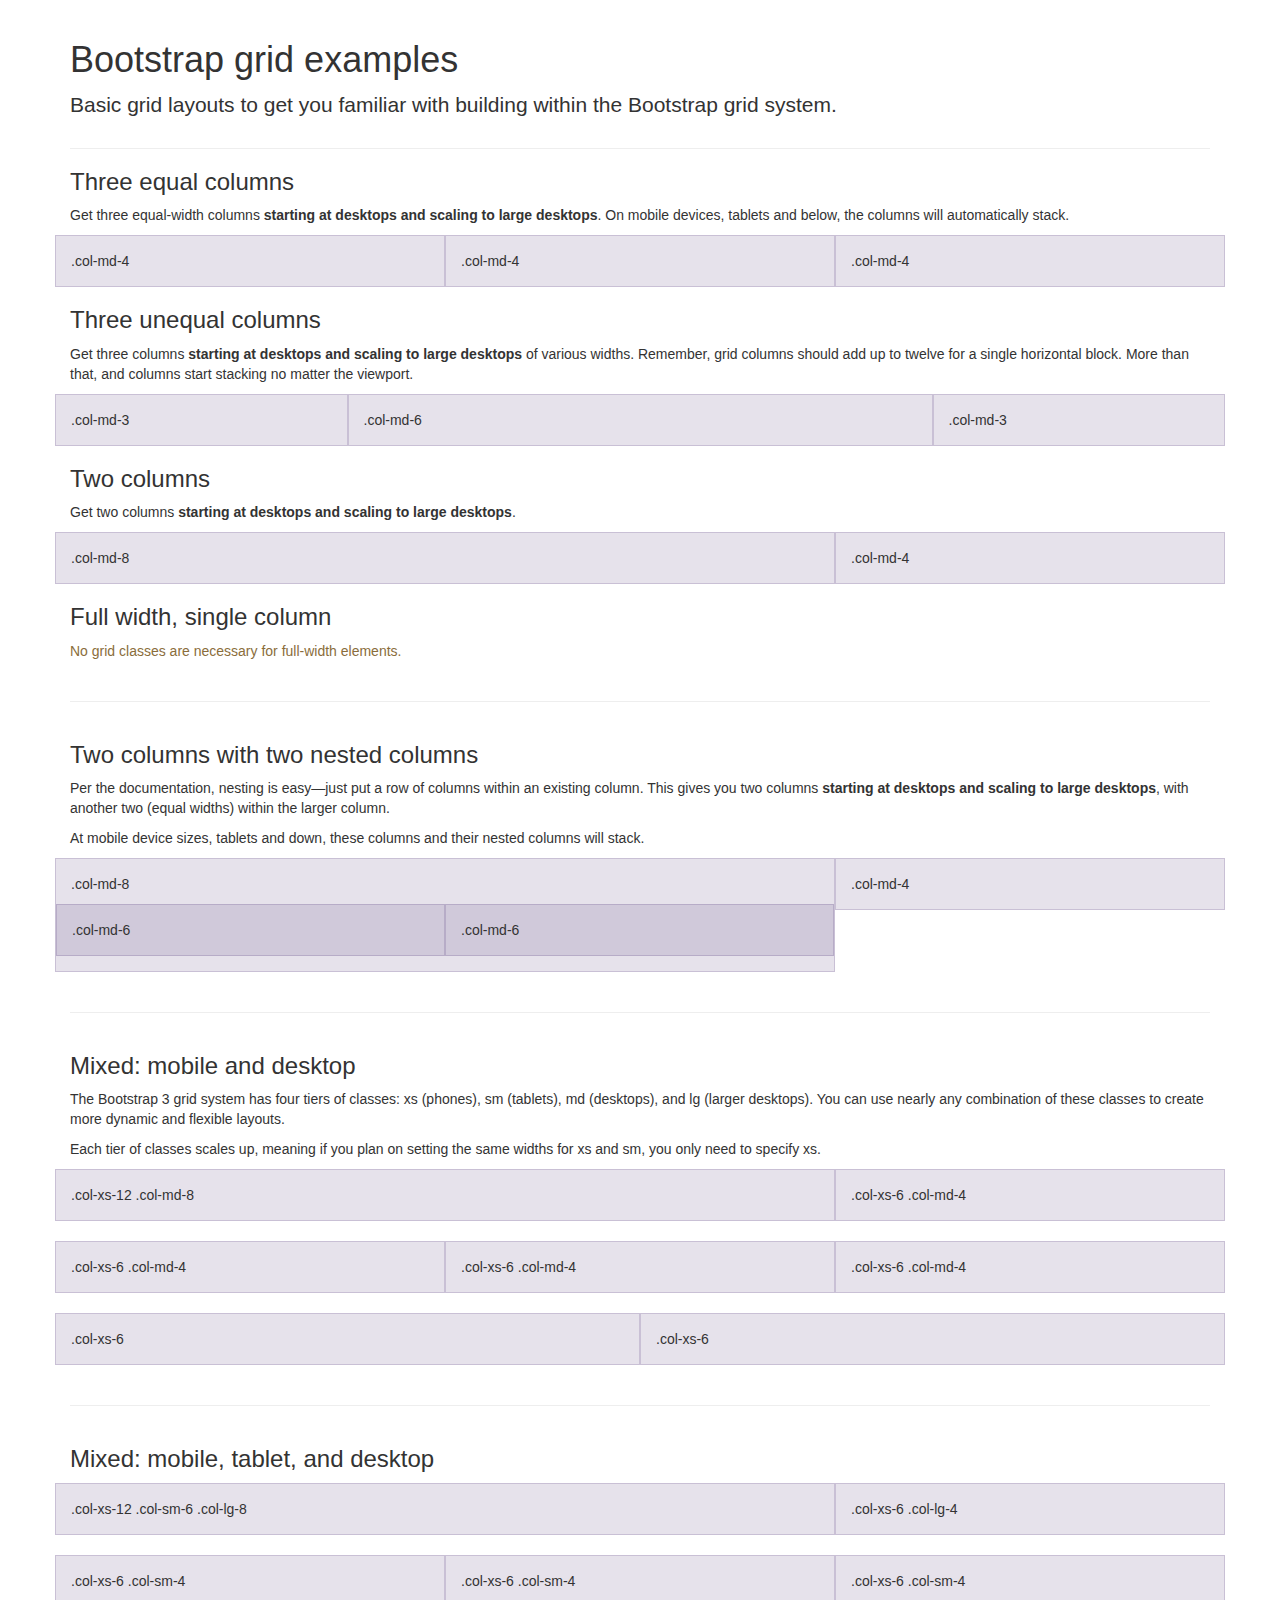
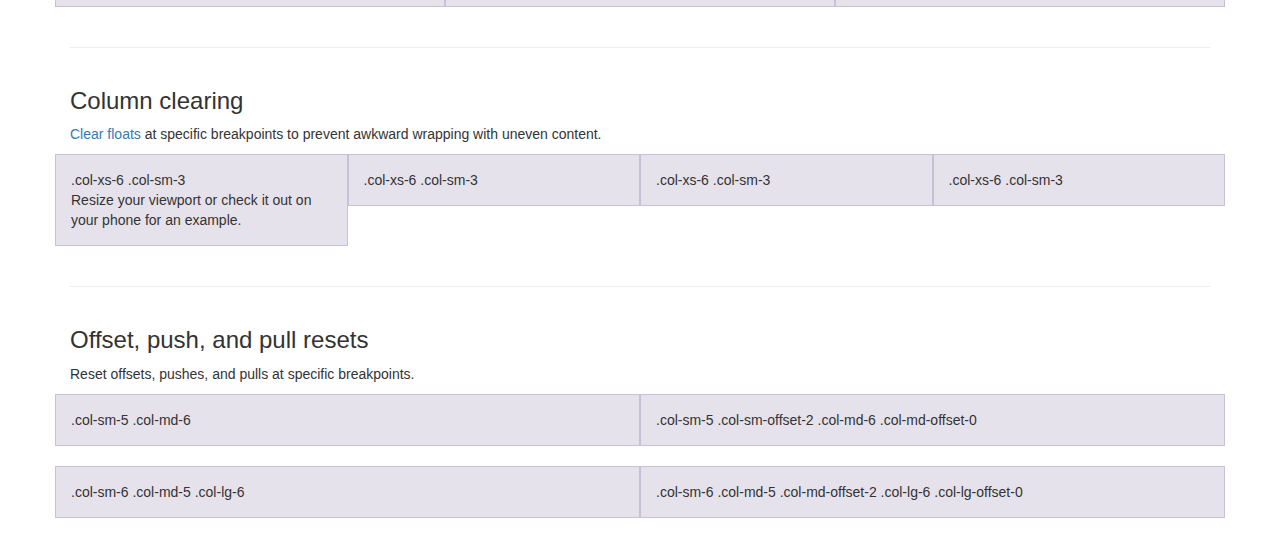
<file: web/static/bootstrap/docs/examples/grid/index.html>
<!DOCTYPE html>
<html lang="en">
  <head>
    <meta charset="utf-8">
    <meta http-equiv="X-UA-Compatible" content="IE=edge">
    <meta name="viewport" content="width=device-width, initial-scale=1">
    <!-- The above 3 meta tags *must* come first in the head; any other head content must come *after* these tags -->
    <meta name="description" content="">
    <meta name="author" content="">
    <link rel="icon" href="../../favicon.ico">

    <title>Grid Template for Bootstrap</title>

    <!-- Bootstrap core CSS -->
    <link href="../../dist/css/bootstrap.min.css" rel="stylesheet">

    <!-- Custom styles for this template -->
    <link href="grid.css" rel="stylesheet">

    <!-- Just for debugging purposes. Don't actually copy these 2 lines! -->
    <!--[if lt IE 9]><script src="../../assets/js/ie8-responsive-file-warning.js"></script><![endif]-->
    <script src="../../assets/js/ie-emulation-modes-warning.js"></script>

    <!-- HTML5 shim and Respond.js for IE8 support of HTML5 elements and media queries -->
    <!--[if lt IE 9]>
      <script src="https://oss.maxcdn.com/html5shiv/3.7.2/html5shiv.min.js"></script>
      <script src="https://oss.maxcdn.com/respond/1.4.2/respond.min.js"></script>
    <![endif]-->
  </head>

  <body>
    <div class="container">

      <div class="page-header">
        <h1>Bootstrap grid examples</h1>
        <p class="lead">Basic grid layouts to get you familiar with building within the Bootstrap grid system.</p>
      </div>

      <h3>Three equal columns</h3>
      <p>Get three equal-width columns <strong>starting at desktops and scaling to large desktops</strong>. On mobile devices, tablets and below, the columns will automatically stack.</p>
      <div class="row">
        <div class="col-md-4">.col-md-4</div>
        <div class="col-md-4">.col-md-4</div>
        <div class="col-md-4">.col-md-4</div>
      </div>

      <h3>Three unequal columns</h3>
      <p>Get three columns <strong>starting at desktops and scaling to large desktops</strong> of various widths. Remember, grid columns should add up to twelve for a single horizontal block. More than that, and columns start stacking no matter the viewport.</p>
      <div class="row">
        <div class="col-md-3">.col-md-3</div>
        <div class="col-md-6">.col-md-6</div>
        <div class="col-md-3">.col-md-3</div>
      </div>

      <h3>Two columns</h3>
      <p>Get two columns <strong>starting at desktops and scaling to large desktops</strong>.</p>
      <div class="row">
        <div class="col-md-8">.col-md-8</div>
        <div class="col-md-4">.col-md-4</div>
      </div>

      <h3>Full width, single column</h3>
      <p class="text-warning">No grid classes are necessary for full-width elements.</p>

      <hr>

      <h3>Two columns with two nested columns</h3>
      <p>Per the documentation, nesting is easy—just put a row of columns within an existing column. This gives you two columns <strong>starting at desktops and scaling to large desktops</strong>, with another two (equal widths) within the larger column.</p>
      <p>At mobile device sizes, tablets and down, these columns and their nested columns will stack.</p>
      <div class="row">
        <div class="col-md-8">
          .col-md-8
          <div class="row">
            <div class="col-md-6">.col-md-6</div>
            <div class="col-md-6">.col-md-6</div>
          </div>
        </div>
        <div class="col-md-4">.col-md-4</div>
      </div>

      <hr>

      <h3>Mixed: mobile and desktop</h3>
      <p>The Bootstrap 3 grid system has four tiers of classes: xs (phones), sm (tablets), md (desktops), and lg (larger desktops). You can use nearly any combination of these classes to create more dynamic and flexible layouts.</p>
      <p>Each tier of classes scales up, meaning if you plan on setting the same widths for xs and sm, you only need to specify xs.</p>
      <div class="row">
        <div class="col-xs-12 col-md-8">.col-xs-12 .col-md-8</div>
        <div class="col-xs-6 col-md-4">.col-xs-6 .col-md-4</div>
      </div>
      <div class="row">
        <div class="col-xs-6 col-md-4">.col-xs-6 .col-md-4</div>
        <div class="col-xs-6 col-md-4">.col-xs-6 .col-md-4</div>
        <div class="col-xs-6 col-md-4">.col-xs-6 .col-md-4</div>
      </div>
      <div class="row">
        <div class="col-xs-6">.col-xs-6</div>
        <div class="col-xs-6">.col-xs-6</div>
      </div>

      <hr>

      <h3>Mixed: mobile, tablet, and desktop</h3>
      <p></p>
      <div class="row">
        <div class="col-xs-12 col-sm-6 col-lg-8">.col-xs-12 .col-sm-6 .col-lg-8</div>
        <div class="col-xs-6 col-lg-4">.col-xs-6 .col-lg-4</div>
      </div>
      <div class="row">
        <div class="col-xs-6 col-sm-4">.col-xs-6 .col-sm-4</div>
        <div class="col-xs-6 col-sm-4">.col-xs-6 .col-sm-4</div>
        <div class="col-xs-6 col-sm-4">.col-xs-6 .col-sm-4</div>
      </div>

      <hr>

      <h3>Column clearing</h3>
      <p><a href="http://getbootstrap.com/css/#grid-responsive-resets">Clear floats</a> at specific breakpoints to prevent awkward wrapping with uneven content.</p>
      <div class="row">
        <div class="col-xs-6 col-sm-3">
          .col-xs-6 .col-sm-3
          <br>
          Resize your viewport or check it out on your phone for an example.
        </div>
        <div class="col-xs-6 col-sm-3">.col-xs-6 .col-sm-3</div>

        <!-- Add the extra clearfix for only the required viewport -->
        <div class="clearfix visible-xs"></div>

        <div class="col-xs-6 col-sm-3">.col-xs-6 .col-sm-3</div>
        <div class="col-xs-6 col-sm-3">.col-xs-6 .col-sm-3</div>
      </div>

      <hr>

      <h3>Offset, push, and pull resets</h3>
      <p>Reset offsets, pushes, and pulls at specific breakpoints.</p>
      <div class="row">
        <div class="col-sm-5 col-md-6">.col-sm-5 .col-md-6</div>
        <div class="col-sm-5 col-sm-offset-2 col-md-6 col-md-offset-0">.col-sm-5 .col-sm-offset-2 .col-md-6 .col-md-offset-0</div>
      </div>
      <div class="row">
        <div class="col-sm-6 col-md-5 col-lg-6">.col-sm-6 .col-md-5 .col-lg-6</div>
        <div class="col-sm-6 col-md-5 col-md-offset-2 col-lg-6 col-lg-offset-0">.col-sm-6 .col-md-5 .col-md-offset-2 .col-lg-6 .col-lg-offset-0</div>
      </div>


    </div> <!-- /container -->


    <!-- IE10 viewport hack for Surface/desktop Windows 8 bug -->
    <script src="../../assets/js/ie10-viewport-bug-workaround.js"></script>
  </body>
</html>
</file>
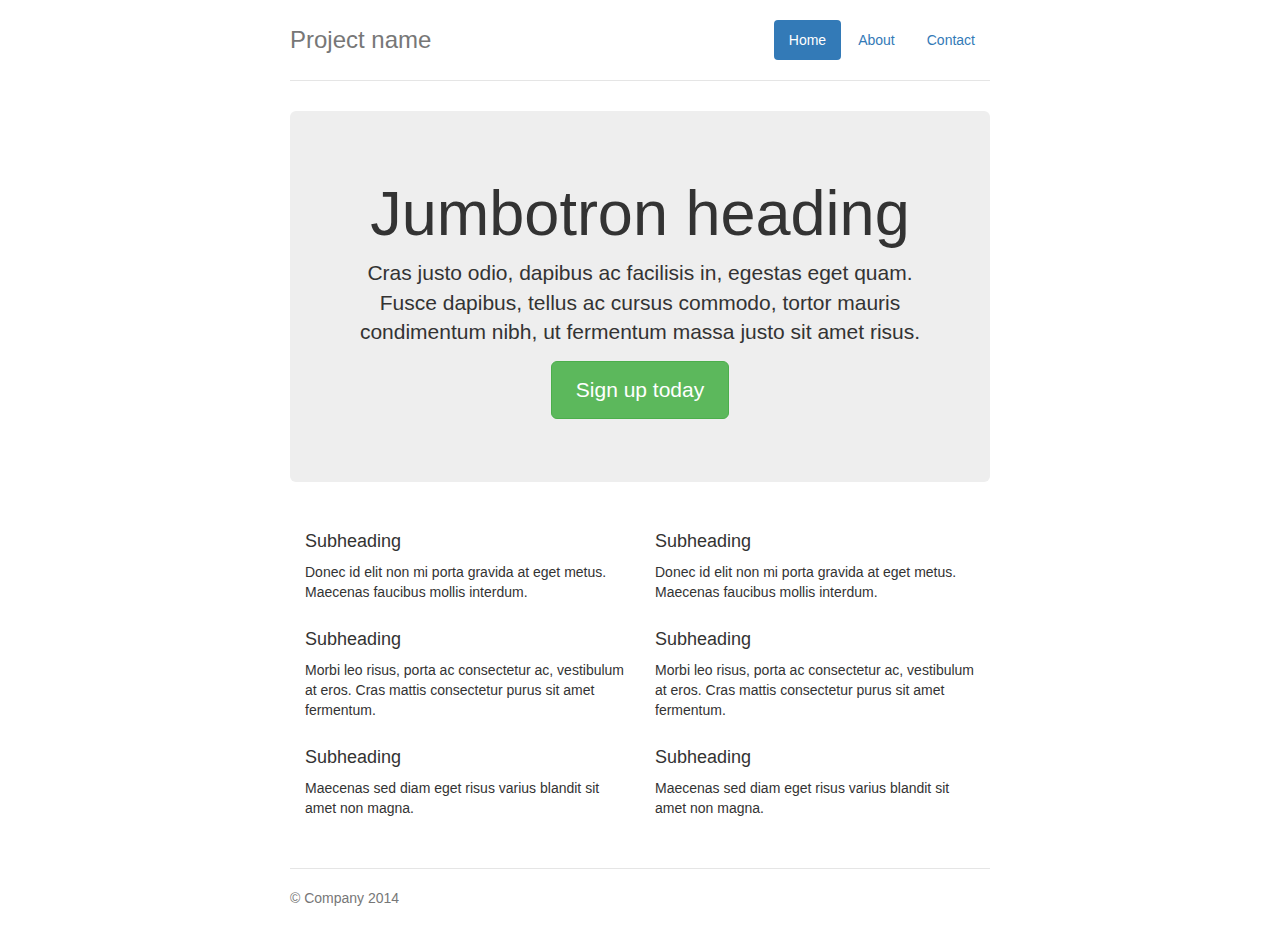
<file: web/static/bootstrap/docs/examples/jumbotron-narrow/index.html>
<!DOCTYPE html>
<html lang="en">
  <head>
    <meta charset="utf-8">
    <meta http-equiv="X-UA-Compatible" content="IE=edge">
    <meta name="viewport" content="width=device-width, initial-scale=1">
    <!-- The above 3 meta tags *must* come first in the head; any other head content must come *after* these tags -->
    <meta name="description" content="">
    <meta name="author" content="">
    <link rel="icon" href="../../favicon.ico">

    <title>Narrow Jumbotron Template for Bootstrap</title>

    <!-- Bootstrap core CSS -->
    <link href="../../dist/css/bootstrap.min.css" rel="stylesheet">

    <!-- Custom styles for this template -->
    <link href="jumbotron-narrow.css" rel="stylesheet">

    <!-- Just for debugging purposes. Don't actually copy these 2 lines! -->
    <!--[if lt IE 9]><script src="../../assets/js/ie8-responsive-file-warning.js"></script><![endif]-->
    <script src="../../assets/js/ie-emulation-modes-warning.js"></script>

    <!-- HTML5 shim and Respond.js for IE8 support of HTML5 elements and media queries -->
    <!--[if lt IE 9]>
      <script src="https://oss.maxcdn.com/html5shiv/3.7.2/html5shiv.min.js"></script>
      <script src="https://oss.maxcdn.com/respond/1.4.2/respond.min.js"></script>
    <![endif]-->
  </head>

  <body>

    <div class="container">
      <div class="header clearfix">
        <nav>
          <ul class="nav nav-pills pull-right">
            <li role="presentation" class="active"><a href="#">Home</a></li>
            <li role="presentation"><a href="#">About</a></li>
            <li role="presentation"><a href="#">Contact</a></li>
          </ul>
        </nav>
        <h3 class="text-muted">Project name</h3>
      </div>

      <div class="jumbotron">
        <h1>Jumbotron heading</h1>
        <p class="lead">Cras justo odio, dapibus ac facilisis in, egestas eget quam. Fusce dapibus, tellus ac cursus commodo, tortor mauris condimentum nibh, ut fermentum massa justo sit amet risus.</p>
        <p><a class="btn btn-lg btn-success" href="#" role="button">Sign up today</a></p>
      </div>

      <div class="row marketing">
        <div class="col-lg-6">
          <h4>Subheading</h4>
          <p>Donec id elit non mi porta gravida at eget metus. Maecenas faucibus mollis interdum.</p>

          <h4>Subheading</h4>
          <p>Morbi leo risus, porta ac consectetur ac, vestibulum at eros. Cras mattis consectetur purus sit amet fermentum.</p>

          <h4>Subheading</h4>
          <p>Maecenas sed diam eget risus varius blandit sit amet non magna.</p>
        </div>

        <div class="col-lg-6">
          <h4>Subheading</h4>
          <p>Donec id elit non mi porta gravida at eget metus. Maecenas faucibus mollis interdum.</p>

          <h4>Subheading</h4>
          <p>Morbi leo risus, porta ac consectetur ac, vestibulum at eros. Cras mattis consectetur purus sit amet fermentum.</p>

          <h4>Subheading</h4>
          <p>Maecenas sed diam eget risus varius blandit sit amet non magna.</p>
        </div>
      </div>

      <footer class="footer">
        <p>&copy; Company 2014</p>
      </footer>

    </div> <!-- /container -->


    <!-- IE10 viewport hack for Surface/desktop Windows 8 bug -->
    <script src="../../assets/js/ie10-viewport-bug-workaround.js"></script>
  </body>
</html>
</file>
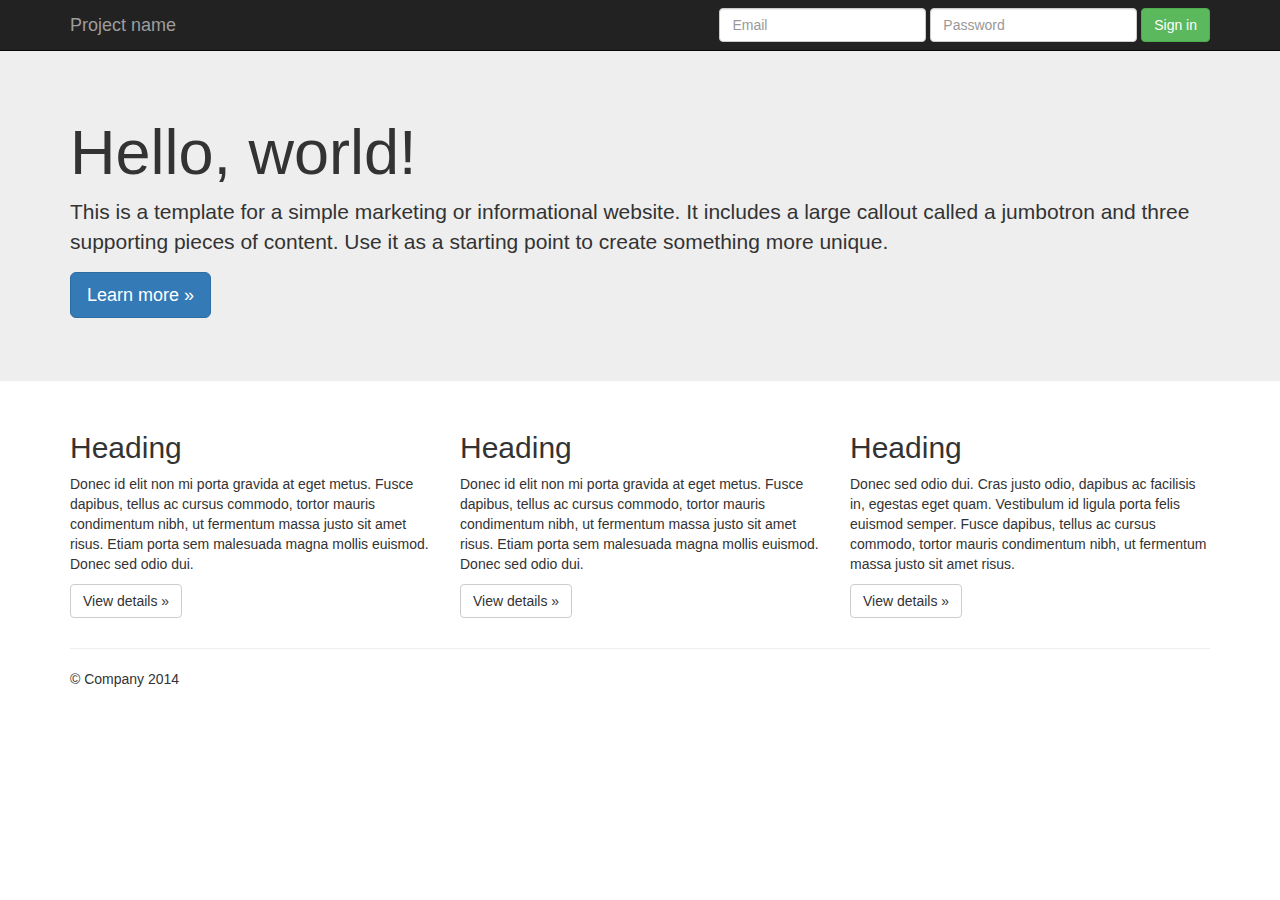
<file: web/static/bootstrap/docs/examples/jumbotron/index.html>
<!DOCTYPE html>
<html lang="en">
  <head>
    <meta charset="utf-8">
    <meta http-equiv="X-UA-Compatible" content="IE=edge">
    <meta name="viewport" content="width=device-width, initial-scale=1">
    <!-- The above 3 meta tags *must* come first in the head; any other head content must come *after* these tags -->
    <meta name="description" content="">
    <meta name="author" content="">
    <link rel="icon" href="../../favicon.ico">

    <title>Jumbotron Template for Bootstrap</title>

    <!-- Bootstrap core CSS -->
    <link href="../../dist/css/bootstrap.min.css" rel="stylesheet">

    <!-- Custom styles for this template -->
    <link href="jumbotron.css" rel="stylesheet">

    <!-- Just for debugging purposes. Don't actually copy these 2 lines! -->
    <!--[if lt IE 9]><script src="../../assets/js/ie8-responsive-file-warning.js"></script><![endif]-->
    <script src="../../assets/js/ie-emulation-modes-warning.js"></script>

    <!-- HTML5 shim and Respond.js for IE8 support of HTML5 elements and media queries -->
    <!--[if lt IE 9]>
      <script src="https://oss.maxcdn.com/html5shiv/3.7.2/html5shiv.min.js"></script>
      <script src="https://oss.maxcdn.com/respond/1.4.2/respond.min.js"></script>
    <![endif]-->
  </head>

  <body>

    <nav class="navbar navbar-inverse navbar-fixed-top">
      <div class="container">
        <div class="navbar-header">
          <button type="button" class="navbar-toggle collapsed" data-toggle="collapse" data-target="#navbar" aria-expanded="false" aria-controls="navbar">
            <span class="sr-only">Toggle navigation</span>
            <span class="icon-bar"></span>
            <span class="icon-bar"></span>
            <span class="icon-bar"></span>
          </button>
          <a class="navbar-brand" href="#">Project name</a>
        </div>
        <div id="navbar" class="navbar-collapse collapse">
          <form class="navbar-form navbar-right">
            <div class="form-group">
              <input type="text" placeholder="Email" class="form-control">
            </div>
            <div class="form-group">
              <input type="password" placeholder="Password" class="form-control">
            </div>
            <button type="submit" class="btn btn-success">Sign in</button>
          </form>
        </div><!--/.navbar-collapse -->
      </div>
    </nav>

    <!-- Main jumbotron for a primary marketing message or call to action -->
    <div class="jumbotron">
      <div class="container">
        <h1>Hello, world!</h1>
        <p>This is a template for a simple marketing or informational website. It includes a large callout called a jumbotron and three supporting pieces of content. Use it as a starting point to create something more unique.</p>
        <p><a class="btn btn-primary btn-lg" href="#" role="button">Learn more &raquo;</a></p>
      </div>
    </div>

    <div class="container">
      <!-- Example row of columns -->
      <div class="row">
        <div class="col-md-4">
          <h2>Heading</h2>
          <p>Donec id elit non mi porta gravida at eget metus. Fusce dapibus, tellus ac cursus commodo, tortor mauris condimentum nibh, ut fermentum massa justo sit amet risus. Etiam porta sem malesuada magna mollis euismod. Donec sed odio dui. </p>
          <p><a class="btn btn-default" href="#" role="button">View details &raquo;</a></p>
        </div>
        <div class="col-md-4">
          <h2>Heading</h2>
          <p>Donec id elit non mi porta gravida at eget metus. Fusce dapibus, tellus ac cursus commodo, tortor mauris condimentum nibh, ut fermentum massa justo sit amet risus. Etiam porta sem malesuada magna mollis euismod. Donec sed odio dui. </p>
          <p><a class="btn btn-default" href="#" role="button">View details &raquo;</a></p>
       </div>
        <div class="col-md-4">
          <h2>Heading</h2>
          <p>Donec sed odio dui. Cras justo odio, dapibus ac facilisis in, egestas eget quam. Vestibulum id ligula porta felis euismod semper. Fusce dapibus, tellus ac cursus commodo, tortor mauris condimentum nibh, ut fermentum massa justo sit amet risus.</p>
          <p><a class="btn btn-default" href="#" role="button">View details &raquo;</a></p>
        </div>
      </div>

      <hr>

      <footer>
        <p>&copy; Company 2014</p>
      </footer>
    </div> <!-- /container -->


    <!-- Bootstrap core JavaScript
    ================================================== -->
    <!-- Placed at the end of the document so the pages load faster -->
    <script src="https://ajax.googleapis.com/ajax/libs/jquery/1.11.2/jquery.min.js"></script>
    <script src="../../dist/js/bootstrap.min.js"></script>
    <!-- IE10 viewport hack for Surface/desktop Windows 8 bug -->
    <script src="../../assets/js/ie10-viewport-bug-workaround.js"></script>
  </body>
</html>
</file>
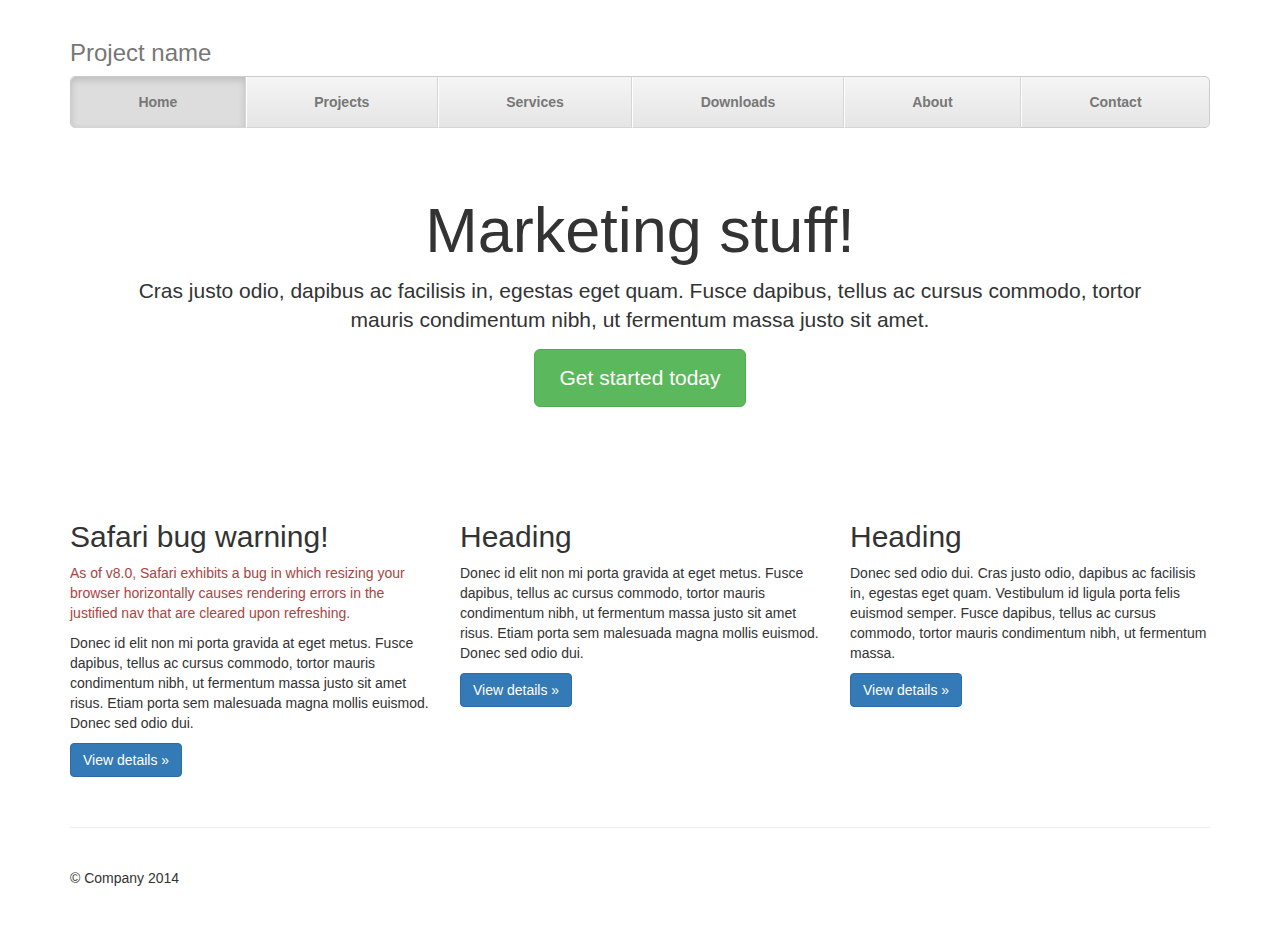
<file: web/static/bootstrap/docs/examples/justified-nav/index.html>
<!DOCTYPE html>
<html lang="en">
  <head>
    <meta charset="utf-8">
    <meta http-equiv="X-UA-Compatible" content="IE=edge">
    <meta name="viewport" content="width=device-width, initial-scale=1">
    <!-- The above 3 meta tags *must* come first in the head; any other head content must come *after* these tags -->
    <meta name="description" content="">
    <meta name="author" content="">
    <link rel="icon" href="../../favicon.ico">

    <title>Justified Nav Template for Bootstrap</title>

    <!-- Bootstrap core CSS -->
    <link href="../../dist/css/bootstrap.min.css" rel="stylesheet">

    <!-- Custom styles for this template -->
    <link href="justified-nav.css" rel="stylesheet">

    <!-- Just for debugging purposes. Don't actually copy these 2 lines! -->
    <!--[if lt IE 9]><script src="../../assets/js/ie8-responsive-file-warning.js"></script><![endif]-->
    <script src="../../assets/js/ie-emulation-modes-warning.js"></script>

    <!-- HTML5 shim and Respond.js for IE8 support of HTML5 elements and media queries -->
    <!--[if lt IE 9]>
      <script src="https://oss.maxcdn.com/html5shiv/3.7.2/html5shiv.min.js"></script>
      <script src="https://oss.maxcdn.com/respond/1.4.2/respond.min.js"></script>
    <![endif]-->
  </head>

  <body>

    <div class="container">

      <!-- The justified navigation menu is meant for single line per list item.
           Multiple lines will require custom code not provided by Bootstrap. -->
      <div class="masthead">
        <h3 class="text-muted">Project name</h3>
        <nav>
          <ul class="nav nav-justified">
            <li class="active"><a href="#">Home</a></li>
            <li><a href="#">Projects</a></li>
            <li><a href="#">Services</a></li>
            <li><a href="#">Downloads</a></li>
            <li><a href="#">About</a></li>
            <li><a href="#">Contact</a></li>
          </ul>
        </nav>
      </div>

      <!-- Jumbotron -->
      <div class="jumbotron">
        <h1>Marketing stuff!</h1>
        <p class="lead">Cras justo odio, dapibus ac facilisis in, egestas eget quam. Fusce dapibus, tellus ac cursus commodo, tortor mauris condimentum nibh, ut fermentum massa justo sit amet.</p>
        <p><a class="btn btn-lg btn-success" href="#" role="button">Get started today</a></p>
      </div>

      <!-- Example row of columns -->
      <div class="row">
        <div class="col-lg-4">
          <h2>Safari bug warning!</h2>
          <p class="text-danger">As of v8.0, Safari exhibits a bug in which resizing your browser horizontally causes rendering errors in the justified nav that are cleared upon refreshing.</p>
          <p>Donec id elit non mi porta gravida at eget metus. Fusce dapibus, tellus ac cursus commodo, tortor mauris condimentum nibh, ut fermentum massa justo sit amet risus. Etiam porta sem malesuada magna mollis euismod. Donec sed odio dui. </p>
          <p><a class="btn btn-primary" href="#" role="button">View details &raquo;</a></p>
        </div>
        <div class="col-lg-4">
          <h2>Heading</h2>
          <p>Donec id elit non mi porta gravida at eget metus. Fusce dapibus, tellus ac cursus commodo, tortor mauris condimentum nibh, ut fermentum massa justo sit amet risus. Etiam porta sem malesuada magna mollis euismod. Donec sed odio dui. </p>
          <p><a class="btn btn-primary" href="#" role="button">View details &raquo;</a></p>
       </div>
        <div class="col-lg-4">
          <h2>Heading</h2>
          <p>Donec sed odio dui. Cras justo odio, dapibus ac facilisis in, egestas eget quam. Vestibulum id ligula porta felis euismod semper. Fusce dapibus, tellus ac cursus commodo, tortor mauris condimentum nibh, ut fermentum massa.</p>
          <p><a class="btn btn-primary" href="#" role="button">View details &raquo;</a></p>
        </div>
      </div>

      <!-- Site footer -->
      <footer class="footer">
        <p>&copy; Company 2014</p>
      </footer>

    </div> <!-- /container -->


    <!-- IE10 viewport hack for Surface/desktop Windows 8 bug -->
    <script src="../../assets/js/ie10-viewport-bug-workaround.js"></script>
  </body>
</html>
</file>
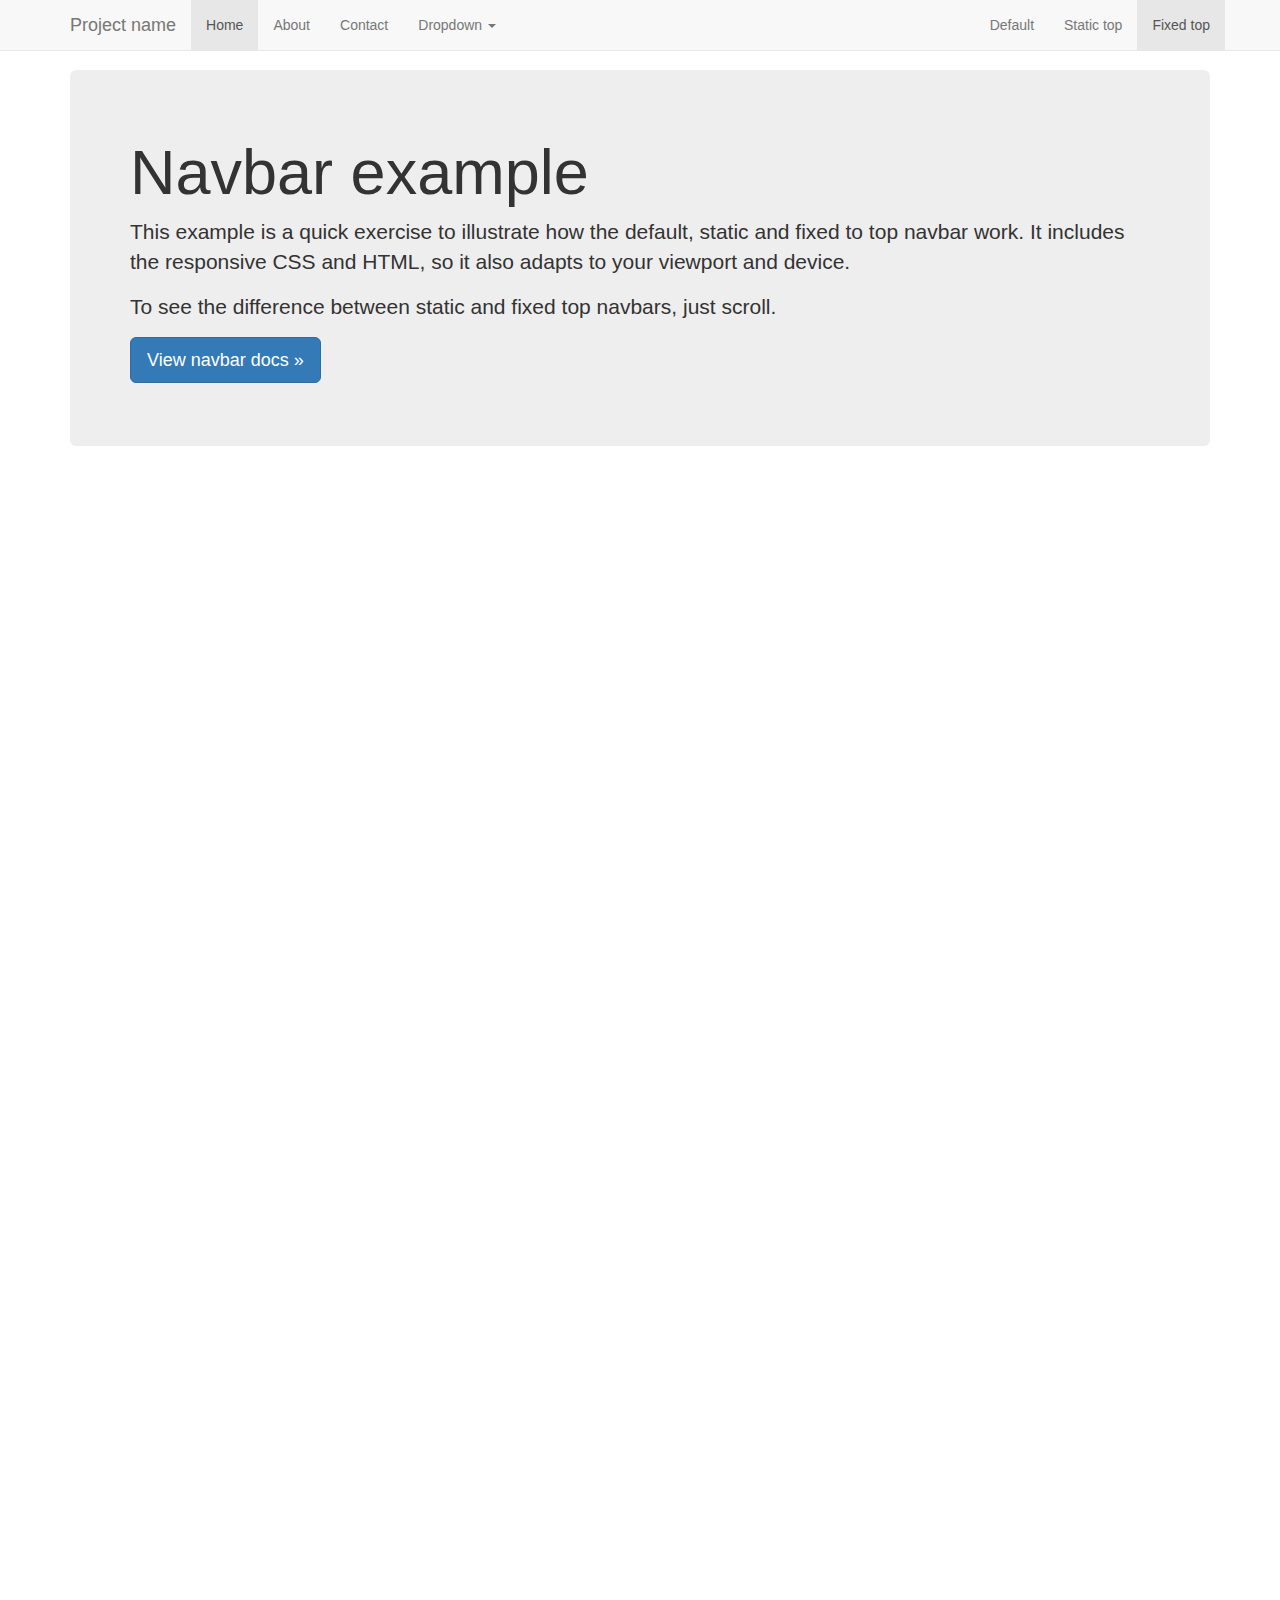
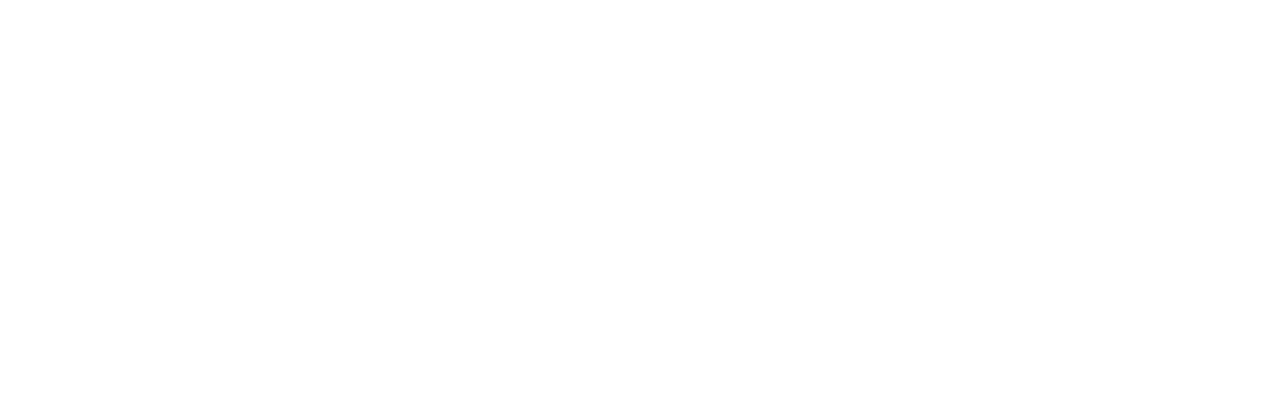
<file: web/static/bootstrap/docs/examples/navbar-fixed-top/index.html>
<!DOCTYPE html>
<html lang="en">
  <head>
    <meta charset="utf-8">
    <meta http-equiv="X-UA-Compatible" content="IE=edge">
    <meta name="viewport" content="width=device-width, initial-scale=1">
    <!-- The above 3 meta tags *must* come first in the head; any other head content must come *after* these tags -->
    <meta name="description" content="">
    <meta name="author" content="">
    <link rel="icon" href="../../favicon.ico">

    <title>Fixed Top Navbar Example for Bootstrap</title>

    <!-- Bootstrap core CSS -->
    <link href="../../dist/css/bootstrap.min.css" rel="stylesheet">

    <!-- Custom styles for this template -->
    <link href="navbar-fixed-top.css" rel="stylesheet">

    <!-- Just for debugging purposes. Don't actually copy these 2 lines! -->
    <!--[if lt IE 9]><script src="../../assets/js/ie8-responsive-file-warning.js"></script><![endif]-->
    <script src="../../assets/js/ie-emulation-modes-warning.js"></script>

    <!-- HTML5 shim and Respond.js for IE8 support of HTML5 elements and media queries -->
    <!--[if lt IE 9]>
      <script src="https://oss.maxcdn.com/html5shiv/3.7.2/html5shiv.min.js"></script>
      <script src="https://oss.maxcdn.com/respond/1.4.2/respond.min.js"></script>
    <![endif]-->
  </head>

  <body>

    <!-- Fixed navbar -->
    <nav class="navbar navbar-default navbar-fixed-top">
      <div class="container">
        <div class="navbar-header">
          <button type="button" class="navbar-toggle collapsed" data-toggle="collapse" data-target="#navbar" aria-expanded="false" aria-controls="navbar">
            <span class="sr-only">Toggle navigation</span>
            <span class="icon-bar"></span>
            <span class="icon-bar"></span>
            <span class="icon-bar"></span>
          </button>
          <a class="navbar-brand" href="#">Project name</a>
        </div>
        <div id="navbar" class="navbar-collapse collapse">
          <ul class="nav navbar-nav">
            <li class="active"><a href="#">Home</a></li>
            <li><a href="#about">About</a></li>
            <li><a href="#contact">Contact</a></li>
            <li class="dropdown">
              <a href="#" class="dropdown-toggle" data-toggle="dropdown" role="button" aria-expanded="false">Dropdown <span class="caret"></span></a>
              <ul class="dropdown-menu" role="menu">
                <li><a href="#">Action</a></li>
                <li><a href="#">Another action</a></li>
                <li><a href="#">Something else here</a></li>
                <li class="divider"></li>
                <li class="dropdown-header">Nav header</li>
                <li><a href="#">Separated link</a></li>
                <li><a href="#">One more separated link</a></li>
              </ul>
            </li>
          </ul>
          <ul class="nav navbar-nav navbar-right">
            <li><a href="../navbar/">Default</a></li>
            <li><a href="../navbar-static-top/">Static top</a></li>
            <li class="active"><a href="./">Fixed top <span class="sr-only">(current)</span></a></li>
          </ul>
        </div><!--/.nav-collapse -->
      </div>
    </nav>

    <div class="container">

      <!-- Main component for a primary marketing message or call to action -->
      <div class="jumbotron">
        <h1>Navbar example</h1>
        <p>This example is a quick exercise to illustrate how the default, static and fixed to top navbar work. It includes the responsive CSS and HTML, so it also adapts to your viewport and device.</p>
        <p>To see the difference between static and fixed top navbars, just scroll.</p>
        <p>
          <a class="btn btn-lg btn-primary" href="../../components/#navbar" role="button">View navbar docs &raquo;</a>
        </p>
      </div>

    </div> <!-- /container -->


    <!-- Bootstrap core JavaScript
    ================================================== -->
    <!-- Placed at the end of the document so the pages load faster -->
    <script src="https://ajax.googleapis.com/ajax/libs/jquery/1.11.2/jquery.min.js"></script>
    <script src="../../dist/js/bootstrap.min.js"></script>
    <!-- IE10 viewport hack for Surface/desktop Windows 8 bug -->
    <script src="../../assets/js/ie10-viewport-bug-workaround.js"></script>
  </body>
</html>
</file>
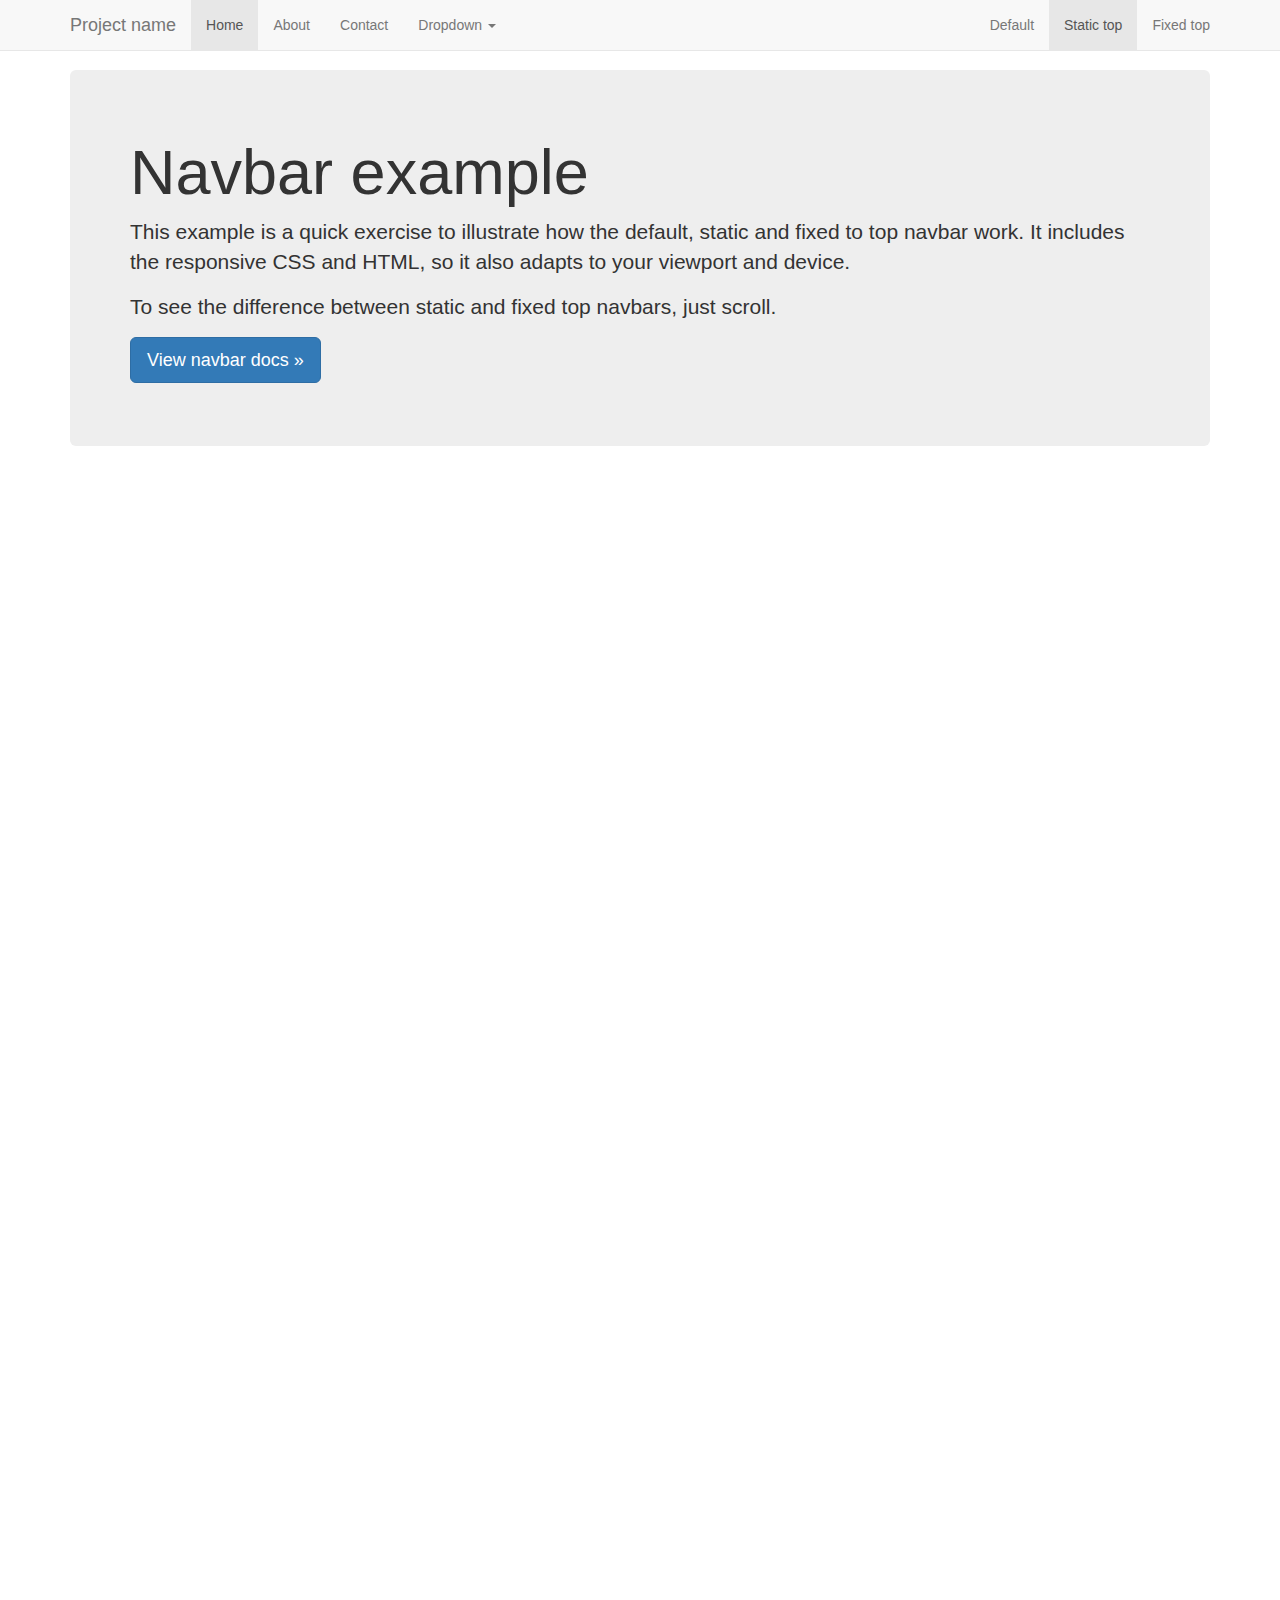
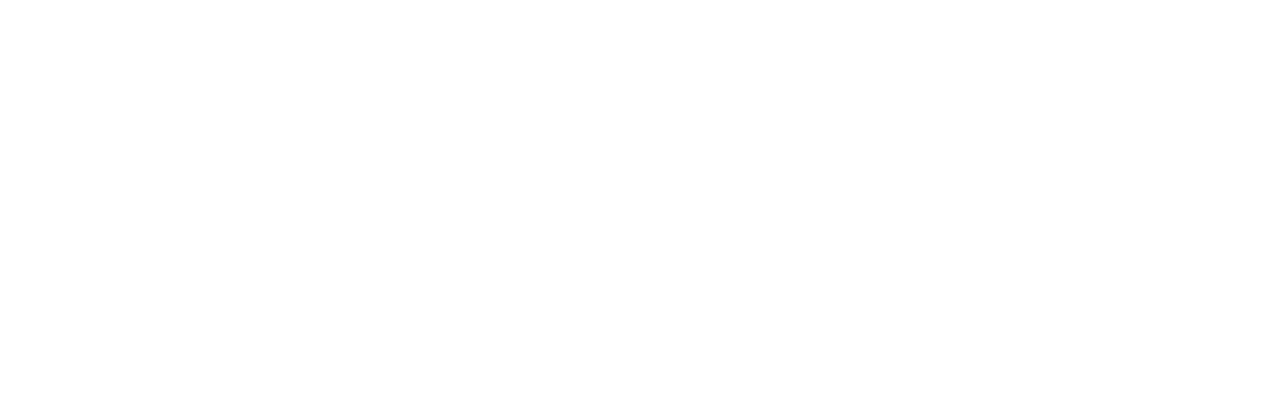
<file: web/static/bootstrap/docs/examples/navbar-static-top/index.html>
<!DOCTYPE html>
<html lang="en">
  <head>
    <meta charset="utf-8">
    <meta http-equiv="X-UA-Compatible" content="IE=edge">
    <meta name="viewport" content="width=device-width, initial-scale=1">
    <!-- The above 3 meta tags *must* come first in the head; any other head content must come *after* these tags -->
    <meta name="description" content="">
    <meta name="author" content="">
    <link rel="icon" href="../../favicon.ico">

    <title>Static Top Navbar Example for Bootstrap</title>

    <!-- Bootstrap core CSS -->
    <link href="../../dist/css/bootstrap.min.css" rel="stylesheet">

    <!-- Custom styles for this template -->
    <link href="navbar-static-top.css" rel="stylesheet">

    <!-- Just for debugging purposes. Don't actually copy these 2 lines! -->
    <!--[if lt IE 9]><script src="../../assets/js/ie8-responsive-file-warning.js"></script><![endif]-->
    <script src="../../assets/js/ie-emulation-modes-warning.js"></script>

    <!-- HTML5 shim and Respond.js for IE8 support of HTML5 elements and media queries -->
    <!--[if lt IE 9]>
      <script src="https://oss.maxcdn.com/html5shiv/3.7.2/html5shiv.min.js"></script>
      <script src="https://oss.maxcdn.com/respond/1.4.2/respond.min.js"></script>
    <![endif]-->
  </head>

  <body>

    <!-- Static navbar -->
    <nav class="navbar navbar-default navbar-static-top">
      <div class="container">
        <div class="navbar-header">
          <button type="button" class="navbar-toggle collapsed" data-toggle="collapse" data-target="#navbar" aria-expanded="false" aria-controls="navbar">
            <span class="sr-only">Toggle navigation</span>
            <span class="icon-bar"></span>
            <span class="icon-bar"></span>
            <span class="icon-bar"></span>
          </button>
          <a class="navbar-brand" href="#">Project name</a>
        </div>
        <div id="navbar" class="navbar-collapse collapse">
          <ul class="nav navbar-nav">
            <li class="active"><a href="#">Home</a></li>
            <li><a href="#about">About</a></li>
            <li><a href="#contact">Contact</a></li>
            <li class="dropdown">
              <a href="#" class="dropdown-toggle" data-toggle="dropdown" role="button" aria-expanded="false">Dropdown <span class="caret"></span></a>
              <ul class="dropdown-menu" role="menu">
                <li><a href="#">Action</a></li>
                <li><a href="#">Another action</a></li>
                <li><a href="#">Something else here</a></li>
                <li class="divider"></li>
                <li class="dropdown-header">Nav header</li>
                <li><a href="#">Separated link</a></li>
                <li><a href="#">One more separated link</a></li>
              </ul>
            </li>
          </ul>
          <ul class="nav navbar-nav navbar-right">
            <li><a href="../navbar/">Default</a></li>
            <li class="active"><a href="./">Static top <span class="sr-only">(current)</span></a></li>
            <li><a href="../navbar-fixed-top/">Fixed top</a></li>
          </ul>
        </div><!--/.nav-collapse -->
      </div>
    </nav>


    <div class="container">

      <!-- Main component for a primary marketing message or call to action -->
      <div class="jumbotron">
        <h1>Navbar example</h1>
        <p>This example is a quick exercise to illustrate how the default, static and fixed to top navbar work. It includes the responsive CSS and HTML, so it also adapts to your viewport and device.</p>
        <p>To see the difference between static and fixed top navbars, just scroll.</p>
        <p>
          <a class="btn btn-lg btn-primary" href="../../components/#navbar" role="button">View navbar docs &raquo;</a>
        </p>
      </div>

    </div> <!-- /container -->


    <!-- Bootstrap core JavaScript
    ================================================== -->
    <!-- Placed at the end of the document so the pages load faster -->
    <script src="https://ajax.googleapis.com/ajax/libs/jquery/1.11.2/jquery.min.js"></script>
    <script src="../../dist/js/bootstrap.min.js"></script>
    <!-- IE10 viewport hack for Surface/desktop Windows 8 bug -->
    <script src="../../assets/js/ie10-viewport-bug-workaround.js"></script>
  </body>
</html>
</file>
<file: web/static/Flat-UI/docs/assets/css/demo.css>
/*!
 * Flat UI Free v2.2.2 (http://designmodo.github.io/Flat-UI/)
 * Copyright 2013-2014 Designmodo, Inc.
 */

/* Prettyfy Theme */
.prettyprint {
  padding: 15px 21px;
  font-family: Menlo, 'Bitstream Vera Sans Mono', 'DejaVu Sans Mono', Monaco, Consolas, monospace;
  background-color: #f7f7f9;
  border: 2px solid #e1e1e8;
  }
.pln {
  color: #333;
  }
@media screen {
  .str {
    color: #d14;
    }
  .kwd {
    color: #333;
    }
  .com {
    color: #998;
    }
  .typ {
    color: #458;
    }
  .lit {
    color: #458;
    }
  .pun {
    color: #333;
    }
  .opn {
    color: #333;
    }
  .clo {
    color: #333;
    }
  .tag {
    color: navy;
    }
  .atn {
    color: teal;
    }
  .atv {
    color: #d14;
    }
  .dec {
    color: #333;
    }
  .var {
    color: teal;
    }
  .fun {
    color: #900;
    }
  }
@media print, projection {
  .str {
    color: #060;
    }
  .kwd {
    font-weight: bold;
    color: #006;
    }
  .com {
    font-style: italic;
    color: #600;
    }
  .typ {
    font-weight: bold;
    color: #404;
    }
  .lit {
    color: #044;
    }
  .pun,
  .opn,
  .clo {
    color: #440;
    }
  .tag {
    font-weight: bold;
    color: #006;
    }
  .atn {
    color: #404;
    }
  .atv {
    color: #060;
    }
  }
/* Specify class=linenums on a pre to get line numbering */
ol.linenums {
  margin-top: 0;
  margin-bottom: 0;
  }
.container {
  width: 970px !important;
  }
.demo-headline {
  padding: 73px 0 110px;
  text-align: center;
  }
.demo-logo {
  margin: 10px 0;
  font: 900 90px/100px "Helvetica Neue", Helvetica, Arial, sans-serif;
  letter-spacing: -2px;
  }
.demo-logo .logo {
  width: 236px;
  height: 181px;
  margin: 0 auto 26px;
  overflow: hidden;
  text-indent: -9999em;
  background: url(../img/demo/logo-mask.png) center 0 no-repeat;
  background-size: 236px 181px;
  }
.demo-logo small {
  display: block;
  padding-top: 5px;
  font-size: 22px;
  font-weight: 700;
  color: rgba(52, 73, 94, .3);
  letter-spacing: 0;
  }
.demo-row {
  margin-bottom: 20px;
  }
.demo-row .demo-heading-note,
.demo-row .demo-text-note {
  position: absolute;
  bottom: 10px;
  left: 0;
  display: block;
  width: 260px;
  font-size: 13px;
  font-weight: 400;
  line-height: 13px;
  color: #c0c1c2;
  }
.demo-row .demo-text-note {
  top: 10px;
  bottom: auto;
  }
.demo-row.typography-row .demo-content {
  float: none;
  width: auto;
  clear: both;
  }
.demo-row.typography-row .demo-type-example {
  position: relative;
  padding-left: 25%;
  margin-bottom: 40px;
  }
.demo-section-title {
  margin: 10px 0;
  font: 900 32px/40px "Helvetica Neue", Helvetica, Arial, sans-serif;
  }
.demo-panel-title {
  padding-top: 20px;
  margin: 2px 0 20px;
  font: bold 23px/40px "Helvetica Neue", Helvetica, Arial, sans-serif;
  }
.demo-panel-title small {
  font-size: inherit;
  font-weight: 400;
  color: #798795;
  }
.demo-navigation {
  margin-top: -10px;
  margin-bottom: -4px;
  }
.demo-pager {
  margin-top: -20px;
  }
.demo-tooltips {
  height: 126px;
  }
.demo-tooltips .tooltip {
  position: relative !important;
  top: -8px !important;
  left: -8px !important;
  }
.demo-headings {
  margin-bottom: 12px;
  }
.demo-tiles {
  margin-bottom: 46px;
  }
.demo-icons {
  padding-left: 20px;
  margin-left: -20px;
  font-size: 32px;
  }
.demo-icons .demo-content {
  margin: 0 0 0 -35px;
  }
.demo-icons .demo-content > span {
  display: inline-block;
  width: 24px;
  margin: 0 0 32px 35px;
  font-size: 24px;
  }
.demo-icons-tooltip {
  position: absolute;
  bottom: 0;
  left: 100%;
  width: 80px;
  margin-left: 0 !important;
  font-size: 12px;
  color: #c2c8cf;
  }
.demo-illustrations .demo-content {
  padding-top: 20px;
  margin: 0 0 0 -40px;
  }
.demo-illustrations .demo-content:before,
.demo-illustrations .demo-content:after {
  display: table;
  content: " ";
  }
.demo-illustrations .demo-content:after {
  clear: both;
  }
.demo-illustrations .demo-content > div {
  float: left;
  width: 100px;
  height: 100px;
  margin: 0 0 40px 40px;
  line-height: 100px;
  text-align: center;
  }
.demo-illustrations img {
  display: inline-block;
  max-width: 100px;
  max-height: 100px;
  vertical-align: middle;
  }
.demo-samples {
  margin-bottom: 46px;
  }
.demo-download-section {
  float: none;
  padding: 60px 0 90px 20px;
  margin: 0 auto;
  text-align: center;
  }
.demo-download-section [class*='fui-'] {
  margin: 3px 0 -3px;
  }
.demo-download {
  width: 190px;
  height: 190px;
  padding: 40px 28px 30px 32px;
  margin: 0 auto 32px;
  text-align: center;
  background-color: #ebedef;
  border-radius: 50%;
  }
.demo-download img {
  width: 82px;
  height: 104px;
  }
.demo-download-text {
  padding: 20px 0;
  font-size: 15px;
  text-align: center;
  }
.demo-text-box a:hover {
  color: #1abc9c;
  }
.demo-browser {
  padding-top: 42px;
  margin: 0 41px 140px 0;
  color: #fff;
  background: #2c3e50 url(../img/demo/browser.png) 0 0 no-repeat;
  background-size: 659px 42px;
  border-radius: 0 0 6px 6px;
  }
.demo-browser-side {
  float: left;
  width: 151px;
  padding: 22px 20px;
  }
.demo-browser-side > h5 {
  margin-top: 4px;
  margin-bottom: 3px;
  font-size: 16px;
  font-weight: 400;
  text-transform: none;
  }
.demo-browser-side > h6 {
  margin-top: 3px;
  font-size: 11px;
  font-weight: 300;
  line-height: 18px;
  text-transform: none;

  -webkit-font-smoothing: subpixel-antialiased;
  }
.demo-browser-author {
  display: block;
  width: 84px;
  height: 84px;
  margin: 0 auto;
  background: url(../img/demo/browser-author.jpg) center no-repeat;
  border: 3px solid #fff;
  border-radius: 50%;
  }
.demo-browser-action {
  padding: 30px 0 12px;
  }
.demo-browser-action > .btn {
  padding: 7px 0 8px 11px !important;
  text-align: left;
  border-radius: 3px;
  }
.demo-browser-action > .btn > [class^="fui-"] {
  position: relative;
  top: 1px;
  margin-right: 12px;
  }
.demo-browser-content {
  padding: 21px 0 0 20px;
  overflow: hidden;
  background-color: #34495e;
  border-radius: 0 0 6px;
  }
.demo-browser-content > img {
  float: left;
  width: 146px;
  margin: 0 15px 20px 0;
  border: 6px solid #fff;
  }
@media only screen and (-webkit-min-device-pixel-ratio: 2), only screen and (-webkit-min-device-pixel-ratio: 1.5), only screen and (-moz-min-device-pixel-ratio: 2), only screen and (-o-min-device-pixel-ratio: 3/2), only screen and (-o-min-device-pixel-ratio: 2/1), only screen and (min--moz-device-pixel-ratio: 1.5), only screen and (min-device-pixel-ratio: 1.5), only screen and (min-device-pixel-ratio: 2) {
  .logo {
    background-image: url(../img/demo/logo-mask-2x.png);
    }
  .demo-browser {
    background-image: url(../img/demo/browser-2x.png);
    }
  }
.demo-swatches-row [class*="col"] {
  float: left;
  min-height: 1px;
  }
.demo-swatches-row .swatches-col {
  width: 800px;
  margin-left: -5px;
  }
.demo-swatches-row .swatches-desc-col {
  width: 140px;
  margin-left: 20px;
  }
</file>
<file: web/static/bootstrap/docs/examples/blog/blog.css>
/*
 * Globals
 */

body {
  font-family: Georgia, "Times New Roman", Times, serif;
  color: #555;
}

h1, .h1,
h2, .h2,
h3, .h3,
h4, .h4,
h5, .h5,
h6, .h6 {
  margin-top: 0;
  font-family: "Helvetica Neue", Helvetica, Arial, sans-serif;
  font-weight: normal;
  color: #333;
}


/*
 * Override Bootstrap's default container.
 */

@media (min-width: 1200px) {
  .container {
    width: 970px;
  }
}


/*
 * Masthead for nav
 */

.blog-masthead {
  background-color: #428bca;
  -webkit-box-shadow: inset 0 -2px 5px rgba(0,0,0,.1);
          box-shadow: inset 0 -2px 5px rgba(0,0,0,.1);
}

/* Nav links */
.blog-nav-item {
  position: relative;
  display: inline-block;
  padding: 10px;
  font-weight: 500;
  color: #cdddeb;
}
.blog-nav-item:hover,
.blog-nav-item:focus {
  color: #fff;
  text-decoration: none;
}

/* Active state gets a caret at the bottom */
.blog-nav .active {
  color: #fff;
}
.blog-nav .active:after {
  position: absolute;
  bottom: 0;
  left: 50%;
  width: 0;
  height: 0;
  margin-left: -5px;
  vertical-align: middle;
  content: " ";
  border-right: 5px solid transparent;
  border-bottom: 5px solid;
  border-left: 5px solid transparent;
}


/*
 * Blog name and description
 */

.blog-header {
  padding-top: 20px;
  padding-bottom: 20px;
}
.blog-title {
  margin-top: 30px;
  margin-bottom: 0;
  font-size: 60px;
  font-weight: normal;
}
.blog-description {
  font-size: 20px;
  color: #999;
}


/*
 * Main column and sidebar layout
 */

.blog-main {
  font-size: 18px;
  line-height: 1.5;
}

/* Sidebar modules for boxing content */
.sidebar-module {
  padding: 15px;
  margin: 0 -15px 15px;
}
.sidebar-module-inset {
  padding: 15px;
  background-color: #f5f5f5;
  border-radius: 4px;
}
.sidebar-module-inset p:last-child,
.sidebar-module-inset ul:last-child,
.sidebar-module-inset ol:last-child {
  margin-bottom: 0;
}


/* Pagination */
.pager {
  margin-bottom: 60px;
  text-align: left;
}
.pager > li > a {
  width: 140px;
  padding: 10px 20px;
  text-align: center;
  border-radius: 30px;
}


/*
 * Blog posts
 */

.blog-post {
  margin-bottom: 60px;
}
.blog-post-title {
  margin-bottom: 5px;
  font-size: 40px;
}
.blog-post-meta {
  margin-bottom: 20px;
  color: #999;
}


/*
 * Footer
 */

.blog-footer {
  padding: 40px 0;
  color: #999;
  text-align: center;
  background-color: #f9f9f9;
  border-top: 1px solid #e5e5e5;
}
.blog-footer p:last-child {
  margin-bottom: 0;
}
</file>
<file: web/static/bootstrap/docs/examples/carousel/carousel.css>
/* GLOBAL STYLES
-------------------------------------------------- */
/* Padding below the footer and lighter body text */

body {
  padding-bottom: 40px;
  color: #5a5a5a;
}


/* CUSTOMIZE THE NAVBAR
-------------------------------------------------- */

/* Special class on .container surrounding .navbar, used for positioning it into place. */
.navbar-wrapper {
  position: absolute;
  top: 0;
  right: 0;
  left: 0;
  z-index: 20;
}

/* Flip around the padding for proper display in narrow viewports */
.navbar-wrapper > .container {
  padding-right: 0;
  padding-left: 0;
}
.navbar-wrapper .navbar {
  padding-right: 15px;
  padding-left: 15px;
}
.navbar-wrapper .navbar .container {
  width: auto;
}


/* CUSTOMIZE THE CAROUSEL
-------------------------------------------------- */

/* Carousel base class */
.carousel {
  height: 500px;
  margin-bottom: 60px;
}
/* Since positioning the image, we need to help out the caption */
.carousel-caption {
  z-index: 10;
}

/* Declare heights because of positioning of img element */
.carousel .item {
  height: 500px;
  background-color: #777;
}
.carousel-inner > .item > img {
  position: absolute;
  top: 0;
  left: 0;
  min-width: 100%;
  height: 500px;
}


/* MARKETING CONTENT
-------------------------------------------------- */

/* Center align the text within the three columns below the carousel */
.marketing .col-lg-4 {
  margin-bottom: 20px;
  text-align: center;
}
.marketing h2 {
  font-weight: normal;
}
.marketing .col-lg-4 p {
  margin-right: 10px;
  margin-left: 10px;
}


/* Featurettes
------------------------- */

.featurette-divider {
  margin: 80px 0; /* Space out the Bootstrap <hr> more */
}

/* Thin out the marketing headings */
.featurette-heading {
  font-weight: 300;
  line-height: 1;
  letter-spacing: -1px;
}


/* RESPONSIVE CSS
-------------------------------------------------- */

@media (min-width: 768px) {
  /* Navbar positioning foo */
  .navbar-wrapper {
    margin-top: 20px;
  }
  .navbar-wrapper .container {
    padding-right: 15px;
    padding-left: 15px;
  }
  .navbar-wrapper .navbar {
    padding-right: 0;
    padding-left: 0;
  }

  /* The navbar becomes detached from the top, so we round the corners */
  .navbar-wrapper .navbar {
    border-radius: 4px;
  }

  /* Bump up size of carousel content */
  .carousel-caption p {
    margin-bottom: 20px;
    font-size: 21px;
    line-height: 1.4;
  }

  .featurette-heading {
    font-size: 50px;
  }
}

@media (min-width: 992px) {
  .featurette-heading {
    margin-top: 120px;
  }
}
</file>
<file: web/static/bootstrap/docs/examples/cover/cover.css>
/*
 * Globals
 */

/* Links */
a,
a:focus,
a:hover {
  color: #fff;
}

/* Custom default button */
.btn-default,
.btn-default:hover,
.btn-default:focus {
  color: #333;
  text-shadow: none; /* Prevent inheritence from `body` */
  background-color: #fff;
  border: 1px solid #fff;
}


/*
 * Base structure
 */

html,
body {
  height: 100%;
  background-color: #333;
}
body {
  color: #fff;
  text-align: center;
  text-shadow: 0 1px 3px rgba(0,0,0,.5);
}

/* Extra markup and styles for table-esque vertical and horizontal centering */
.site-wrapper {
  display: table;
  width: 100%;
  height: 100%; /* For at least Firefox */
  min-height: 100%;
  -webkit-box-shadow: inset 0 0 100px rgba(0,0,0,.5);
          box-shadow: inset 0 0 100px rgba(0,0,0,.5);
}
.site-wrapper-inner {
  display: table-cell;
  vertical-align: top;
}
.cover-container {
  margin-right: auto;
  margin-left: auto;
}

/* Padding for spacing */
.inner {
  padding: 30px;
}


/*
 * Header
 */
.masthead-brand {
  margin-top: 10px;
  margin-bottom: 10px;
}

.masthead-nav > li {
  display: inline-block;
}
.masthead-nav > li + li {
  margin-left: 20px;
}
.masthead-nav > li > a {
  padding-right: 0;
  padding-left: 0;
  font-size: 16px;
  font-weight: bold;
  color: #fff; /* IE8 proofing */
  color: rgba(255,255,255,.75);
  border-bottom: 2px solid transparent;
}
.masthead-nav > li > a:hover,
.masthead-nav > li > a:focus {
  background-color: transparent;
  border-bottom-color: #a9a9a9;
  border-bottom-color: rgba(255,255,255,.25);
}
.masthead-nav > .active > a,
.masthead-nav > .active > a:hover,
.masthead-nav > .active > a:focus {
  color: #fff;
  border-bottom-color: #fff;
}

@media (min-width: 768px) {
  .masthead-brand {
    float: left;
  }
  .masthead-nav {
    float: right;
  }
}


/*
 * Cover
 */

.cover {
  padding: 0 20px;
}
.cover .btn-lg {
  padding: 10px 20px;
  font-weight: bold;
}


/*
 * Footer
 */

.mastfoot {
  color: #999; /* IE8 proofing */
  color: rgba(255,255,255,.5);
}


/*
 * Affix and center
 */

@media (min-width: 768px) {
  /* Pull out the header and footer */
  .masthead {
    position: fixed;
    top: 0;
  }
  .mastfoot {
    position: fixed;
    bottom: 0;
  }
  /* Start the vertical centering */
  .site-wrapper-inner {
    vertical-align: middle;
  }
  /* Handle the widths */
  .masthead,
  .mastfoot,
  .cover-container {
    width: 100%; /* Must be percentage or pixels for horizontal alignment */
  }
}

@media (min-width: 992px) {
  .masthead,
  .mastfoot,
  .cover-container {
    width: 700px;
  }
}
</file>
<file: web/static/bootstrap/docs/examples/dashboard/dashboard.css>
/*
 * Base structure
 */

/* Move down content because we have a fixed navbar that is 50px tall */
body {
  padding-top: 50px;
}


/*
 * Global add-ons
 */

.sub-header {
  padding-bottom: 10px;
  border-bottom: 1px solid #eee;
}

/*
 * Top navigation
 * Hide default border to remove 1px line.
 */
.navbar-fixed-top {
  border: 0;
}

/*
 * Sidebar
 */

/* Hide for mobile, show later */
.sidebar {
  display: none;
}
@media (min-width: 768px) {
  .sidebar {
    position: fixed;
    top: 51px;
    bottom: 0;
    left: 0;
    z-index: 1000;
    display: block;
    padding: 20px;
    overflow-x: hidden;
    overflow-y: auto; /* Scrollable contents if viewport is shorter than content. */
    background-color: #f5f5f5;
    border-right: 1px solid #eee;
  }
}

/* Sidebar navigation */
.nav-sidebar {
  margin-right: -21px; /* 20px padding + 1px border */
  margin-bottom: 20px;
  margin-left: -20px;
}
.nav-sidebar > li > a {
  padding-right: 20px;
  padding-left: 20px;
}
.nav-sidebar > .active > a,
.nav-sidebar > .active > a:hover,
.nav-sidebar > .active > a:focus {
  color: #fff;
  background-color: #428bca;
}


/*
 * Main content
 */

.main {
  padding: 20px;
}
@media (min-width: 768px) {
  .main {
    padding-right: 40px;
    padding-left: 40px;
  }
}
.main .page-header {
  margin-top: 0;
}


/*
 * Placeholder dashboard ideas
 */

.placeholders {
  margin-bottom: 30px;
  text-align: center;
}
.placeholders h4 {
  margin-bottom: 0;
}
.placeholder {
  margin-bottom: 20px;
}
.placeholder img {
  display: inline-block;
  border-radius: 50%;
}
</file>
<file: web/static/bootstrap/docs/examples/grid/grid.css>
h4 {
  margin-top: 25px;
}
.row {
  margin-bottom: 20px;
}
.row .row {
  margin-top: 10px;
  margin-bottom: 0;
}
[class*="col-"] {
  padding-top: 15px;
  padding-bottom: 15px;
  background-color: #eee;
  background-color: rgba(86,61,124,.15);
  border: 1px solid #ddd;
  border: 1px solid rgba(86,61,124,.2);
}

hr {
  margin-top: 40px;
  margin-bottom: 40px;
}
</file>
<file: web/static/bootstrap/docs/examples/jumbotron-narrow/jumbotron-narrow.css>
/* Space out content a bit */
body {
  padding-top: 20px;
  padding-bottom: 20px;
}

/* Everything but the jumbotron gets side spacing for mobile first views */
.header,
.marketing,
.footer {
  padding-right: 15px;
  padding-left: 15px;
}

/* Custom page header */
.header {
  padding-bottom: 20px;
  border-bottom: 1px solid #e5e5e5;
}
/* Make the masthead heading the same height as the navigation */
.header h3 {
  margin-top: 0;
  margin-bottom: 0;
  line-height: 40px;
}

/* Custom page footer */
.footer {
  padding-top: 19px;
  color: #777;
  border-top: 1px solid #e5e5e5;
}

/* Customize container */
@media (min-width: 768px) {
  .container {
    max-width: 730px;
  }
}
.container-narrow > hr {
  margin: 30px 0;
}

/* Main marketing message and sign up button */
.jumbotron {
  text-align: center;
  border-bottom: 1px solid #e5e5e5;
}
.jumbotron .btn {
  padding: 14px 24px;
  font-size: 21px;
}

/* Supporting marketing content */
.marketing {
  margin: 40px 0;
}
.marketing p + h4 {
  margin-top: 28px;
}

/* Responsive: Portrait tablets and up */
@media screen and (min-width: 768px) {
  /* Remove the padding we set earlier */
  .header,
  .marketing,
  .footer {
    padding-right: 0;
    padding-left: 0;
  }
  /* Space out the masthead */
  .header {
    margin-bottom: 30px;
  }
  /* Remove the bottom border on the jumbotron for visual effect */
  .jumbotron {
    border-bottom: 0;
  }
}
</file>
<file: web/static/bootstrap/docs/examples/jumbotron/jumbotron.css>
/* Move down content because we have a fixed navbar that is 50px tall */
body {
  padding-top: 50px;
  padding-bottom: 20px;
}
</file>
<file: web/static/bootstrap/docs/examples/justified-nav/justified-nav.css>
body {
  padding-top: 20px;
}

.footer {
  padding-top: 40px;
  padding-bottom: 40px;
  margin-top: 40px;
  border-top: 1px solid #eee;
}

/* Main marketing message and sign up button */
.jumbotron {
  text-align: center;
  background-color: transparent;
}
.jumbotron .btn {
  padding: 14px 24px;
  font-size: 21px;
}

/* Customize the nav-justified links to be fill the entire space of the .navbar */

.nav-justified {
  background-color: #eee;
  border: 1px solid #ccc;
  border-radius: 5px;
}
.nav-justified > li > a {
  padding-top: 15px;
  padding-bottom: 15px;
  margin-bottom: 0;
  font-weight: bold;
  color: #777;
  text-align: center;
  background-color: #e5e5e5; /* Old browsers */
  background-image: -webkit-gradient(linear, left top, left bottom, from(#f5f5f5), to(#e5e5e5));
  background-image: -webkit-linear-gradient(top, #f5f5f5 0%, #e5e5e5 100%);
  background-image:      -o-linear-gradient(top, #f5f5f5 0%, #e5e5e5 100%);
  background-image: -webkit-gradient(linear, left top, left bottom, from(top), color-stop(0%, #f5f5f5), to(#e5e5e5));
  background-image:         linear-gradient(top, #f5f5f5 0%, #e5e5e5 100%);
  filter: progid:DXImageTransform.Microsoft.gradient( startColorstr='#f5f5f5', endColorstr='#e5e5e5',GradientType=0 ); /* IE6-9 */
  background-repeat: repeat-x; /* Repeat the gradient */
  border-bottom: 1px solid #d5d5d5;
}
.nav-justified > .active > a,
.nav-justified > .active > a:hover,
.nav-justified > .active > a:focus {
  background-color: #ddd;
  background-image: none;
  -webkit-box-shadow: inset 0 3px 7px rgba(0,0,0,.15);
          box-shadow: inset 0 3px 7px rgba(0,0,0,.15);
}
.nav-justified > li:first-child > a {
  border-radius: 5px 5px 0 0;
}
.nav-justified > li:last-child > a {
  border-bottom: 0;
  border-radius: 0 0 5px 5px;
}

@media (min-width: 768px) {
  .nav-justified {
    max-height: 52px;
  }
  .nav-justified > li > a {
    border-right: 1px solid #d5d5d5;
    border-left: 1px solid #fff;
  }
  .nav-justified > li:first-child > a {
    border-left: 0;
    border-radius: 5px 0 0 5px;
  }
  .nav-justified > li:last-child > a {
    border-right: 0;
    border-radius: 0 5px 5px 0;
  }
}

/* Responsive: Portrait tablets and up */
@media screen and (min-width: 768px) {
  /* Remove the padding we set earlier */
  .masthead,
  .marketing,
  .footer {
    padding-right: 0;
    padding-left: 0;
  }
}
</file>
<file: web/static/bootstrap/docs/examples/navbar-fixed-top/navbar-fixed-top.css>
body {
  min-height: 2000px;
  padding-top: 70px;
}
</file>
<file: web/static/bootstrap/docs/examples/navbar-static-top/navbar-static-top.css>
body {
  min-height: 2000px;
}

.navbar-static-top {
  margin-bottom: 19px;
}
</file>
<file: web/static/bootstrap/js/tests/vendor/qunit.css>
/*!
 * QUnit 1.17.1
 * http://qunitjs.com/
 *
 * Copyright jQuery Foundation and other contributors
 * Released under the MIT license
 * http://jquery.org/license
 *
 * Date: 2015-01-20T19:39Z
 */

/** Font Family and Sizes */

#qunit-tests, #qunit-header, #qunit-banner, #qunit-testrunner-toolbar, #qunit-userAgent, #qunit-testresult {
	font-family: "Helvetica Neue Light", "HelveticaNeue-Light", "Helvetica Neue", Calibri, Helvetica, Arial, sans-serif;
}

#qunit-testrunner-toolbar, #qunit-userAgent, #qunit-testresult, #qunit-tests li { font-size: small; }
#qunit-tests { font-size: smaller; }


/** Resets */

#qunit-tests, #qunit-header, #qunit-banner, #qunit-userAgent, #qunit-testresult, #qunit-modulefilter {
	margin: 0;
	padding: 0;
}


/** Header */

#qunit-header {
	padding: 0.5em 0 0.5em 1em;

	color: #8699A4;
	background-color: #0D3349;

	font-size: 1.5em;
	line-height: 1em;
	font-weight: 400;

	border-radius: 5px 5px 0 0;
}

#qunit-header a {
	text-decoration: none;
	color: #C2CCD1;
}

#qunit-header a:hover,
#qunit-header a:focus {
	color: #FFF;
}

#qunit-testrunner-toolbar label {
	display: inline-block;
	padding: 0 0.5em 0 0.1em;
}

#qunit-banner {
	height: 5px;
}

#qunit-testrunner-toolbar {
	padding: 0.5em 1em 0.5em 1em;
	color: #5E740B;
	background-color: #EEE;
	overflow: hidden;
}

#qunit-userAgent {
	padding: 0.5em 1em 0.5em 1em;
	background-color: #2B81AF;
	color: #FFF;
	text-shadow: rgba(0, 0, 0, 0.5) 2px 2px 1px;
}

#qunit-modulefilter-container {
	float: right;
	padding: 0.2em;
}

.qunit-url-config {
	display: inline-block;
	padding: 0.1em;
}

.qunit-filter {
	display: block;
	float: right;
	margin-left: 1em;
}

/** Tests: Pass/Fail */

#qunit-tests {
	list-style-position: inside;
}

#qunit-tests li {
	padding: 0.4em 1em 0.4em 1em;
	border-bottom: 1px solid #FFF;
	list-style-position: inside;
}

#qunit-tests > li {
	display: none;
}

#qunit-tests li.running,
#qunit-tests li.pass,
#qunit-tests li.fail,
#qunit-tests li.skipped {
	display: list-item;
}

#qunit-tests.hidepass li.running,
#qunit-tests.hidepass li.pass {
	display: none;
}

#qunit-tests li strong {
	cursor: pointer;
}

#qunit-tests li.skipped strong {
	cursor: default;
}

#qunit-tests li a {
	padding: 0.5em;
	color: #C2CCD1;
	text-decoration: none;
}
#qunit-tests li a:hover,
#qunit-tests li a:focus {
	color: #000;
}

#qunit-tests li .runtime {
	float: right;
	font-size: smaller;
}

.qunit-assert-list {
	margin-top: 0.5em;
	padding: 0.5em;

	background-color: #FFF;

	border-radius: 5px;
}

.qunit-collapsed {
	display: none;
}

#qunit-tests table {
	border-collapse: collapse;
	margin-top: 0.2em;
}

#qunit-tests th {
	text-align: right;
	vertical-align: top;
	padding: 0 0.5em 0 0;
}

#qunit-tests td {
	vertical-align: top;
}

#qunit-tests pre {
	margin: 0;
	white-space: pre-wrap;
	word-wrap: break-word;
}

#qunit-tests del {
	background-color: #E0F2BE;
	color: #374E0C;
	text-decoration: none;
}

#qunit-tests ins {
	background-color: #FFCACA;
	color: #500;
	text-decoration: none;
}

/*** Test Counts */

#qunit-tests b.counts                       { color: #000; }
#qunit-tests b.passed                       { color: #5E740B; }
#qunit-tests b.failed                       { color: #710909; }

#qunit-tests li li {
	padding: 5px;
	background-color: #FFF;
	border-bottom: none;
	list-style-position: inside;
}

/*** Passing Styles */

#qunit-tests li li.pass {
	color: #3C510C;
	background-color: #FFF;
	border-left: 10px solid #C6E746;
}

#qunit-tests .pass                          { color: #528CE0; background-color: #D2E0E6; }
#qunit-tests .pass .test-name               { color: #366097; }

#qunit-tests .pass .test-actual,
#qunit-tests .pass .test-expected           { color: #999; }

#qunit-banner.qunit-pass                    { background-color: #C6E746; }

/*** Failing Styles */

#qunit-tests li li.fail {
	color: #710909;
	background-color: #FFF;
	border-left: 10px solid #EE5757;
	white-space: pre;
}

#qunit-tests > li:last-child {
	border-radius: 0 0 5px 5px;
}

#qunit-tests .fail                          { color: #000; background-color: #EE5757; }
#qunit-tests .fail .test-name,
#qunit-tests .fail .module-name             { color: #000; }

#qunit-tests .fail .test-actual             { color: #EE5757; }
#qunit-tests .fail .test-expected           { color: #008000; }

#qunit-banner.qunit-fail                    { background-color: #EE5757; }

/*** Skipped tests */

#qunit-tests .skipped {
	background-color: #EBECE9;
}

#qunit-tests .qunit-skipped-label {
	background-color: #F4FF77;
	display: inline-block;
	font-style: normal;
	color: #366097;
	line-height: 1.8em;
	padding: 0 0.5em;
	margin: -0.4em 0.4em -0.4em 0;
}

/** Result */

#qunit-testresult {
	padding: 0.5em 1em 0.5em 1em;

	color: #2B81AF;
	background-color: #D2E0E6;

	border-bottom: 1px solid #FFF;
}
#qunit-testresult .module-name {
	font-weight: 700;
}

/** Fixture */

#qunit-fixture {
	position: absolute;
	top: -10000px;
	left: -10000px;
	width: 1000px;
	height: 1000px;
}
</file>
